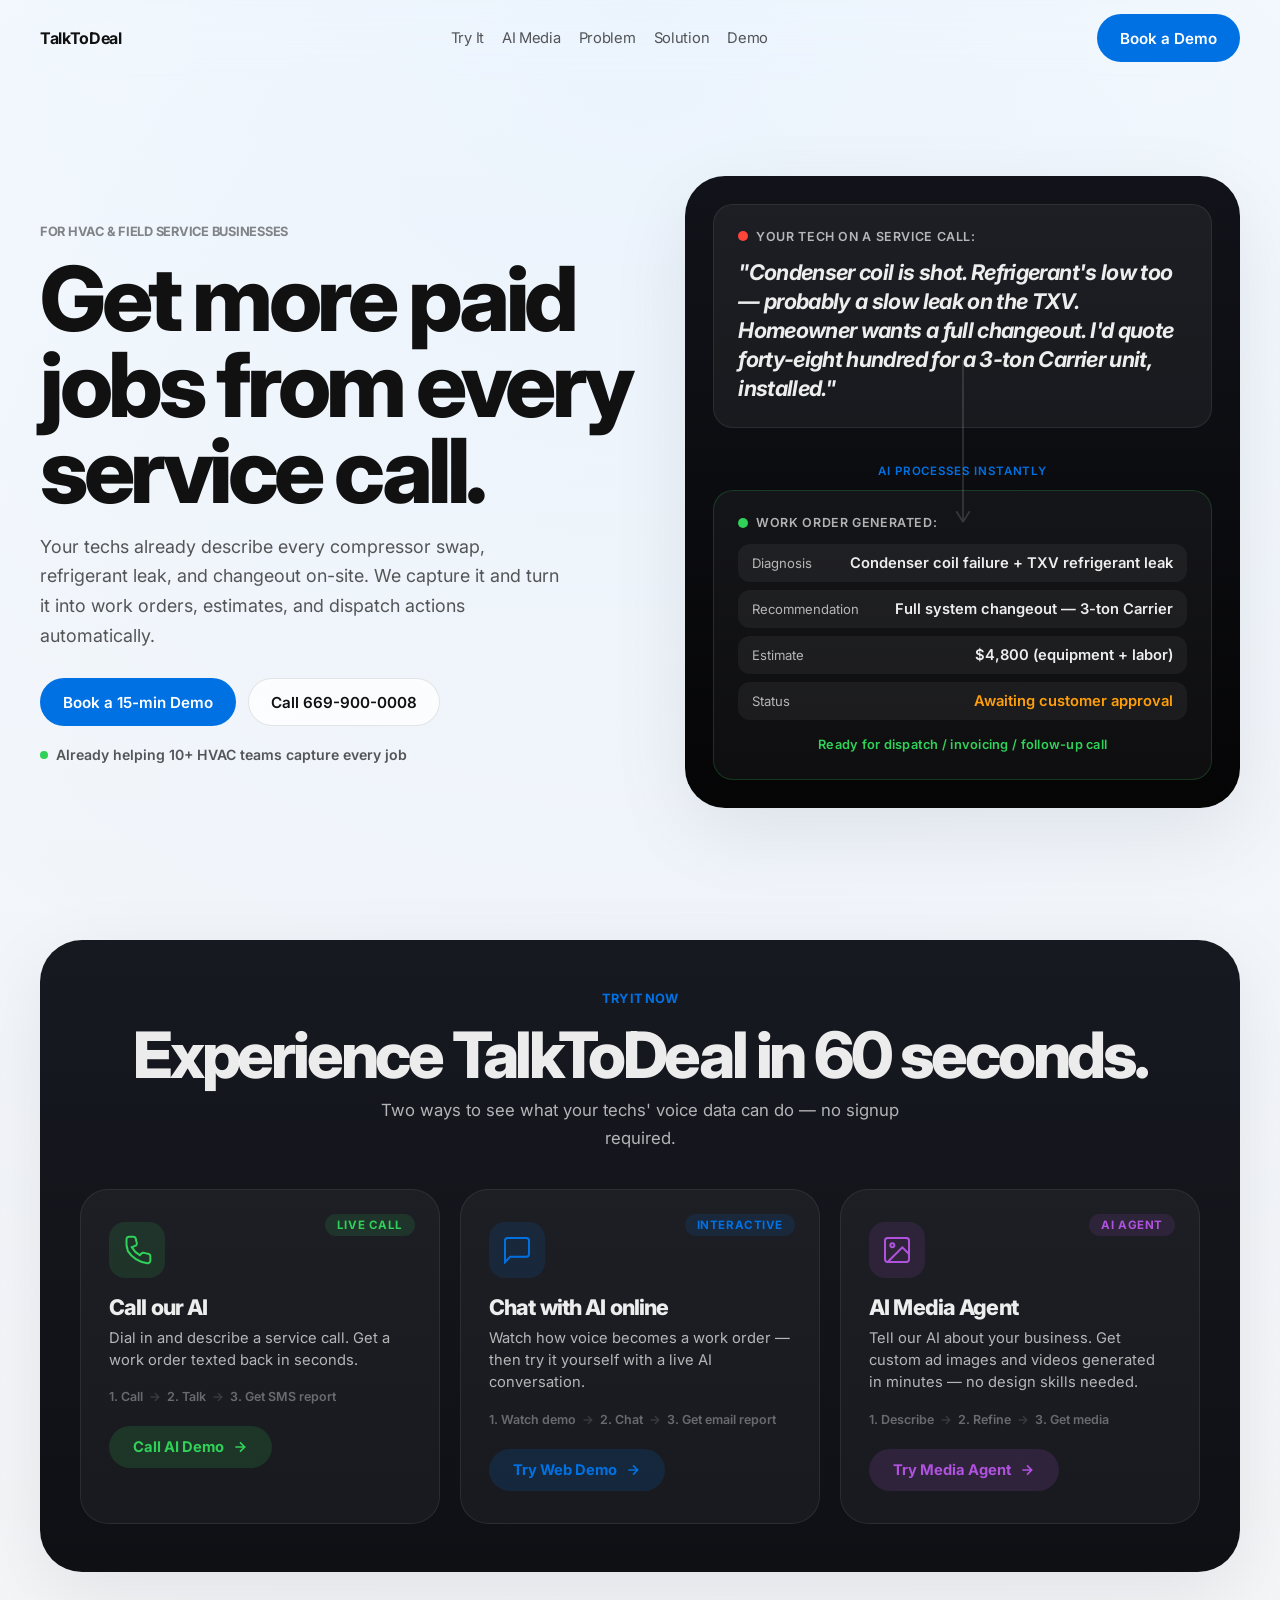
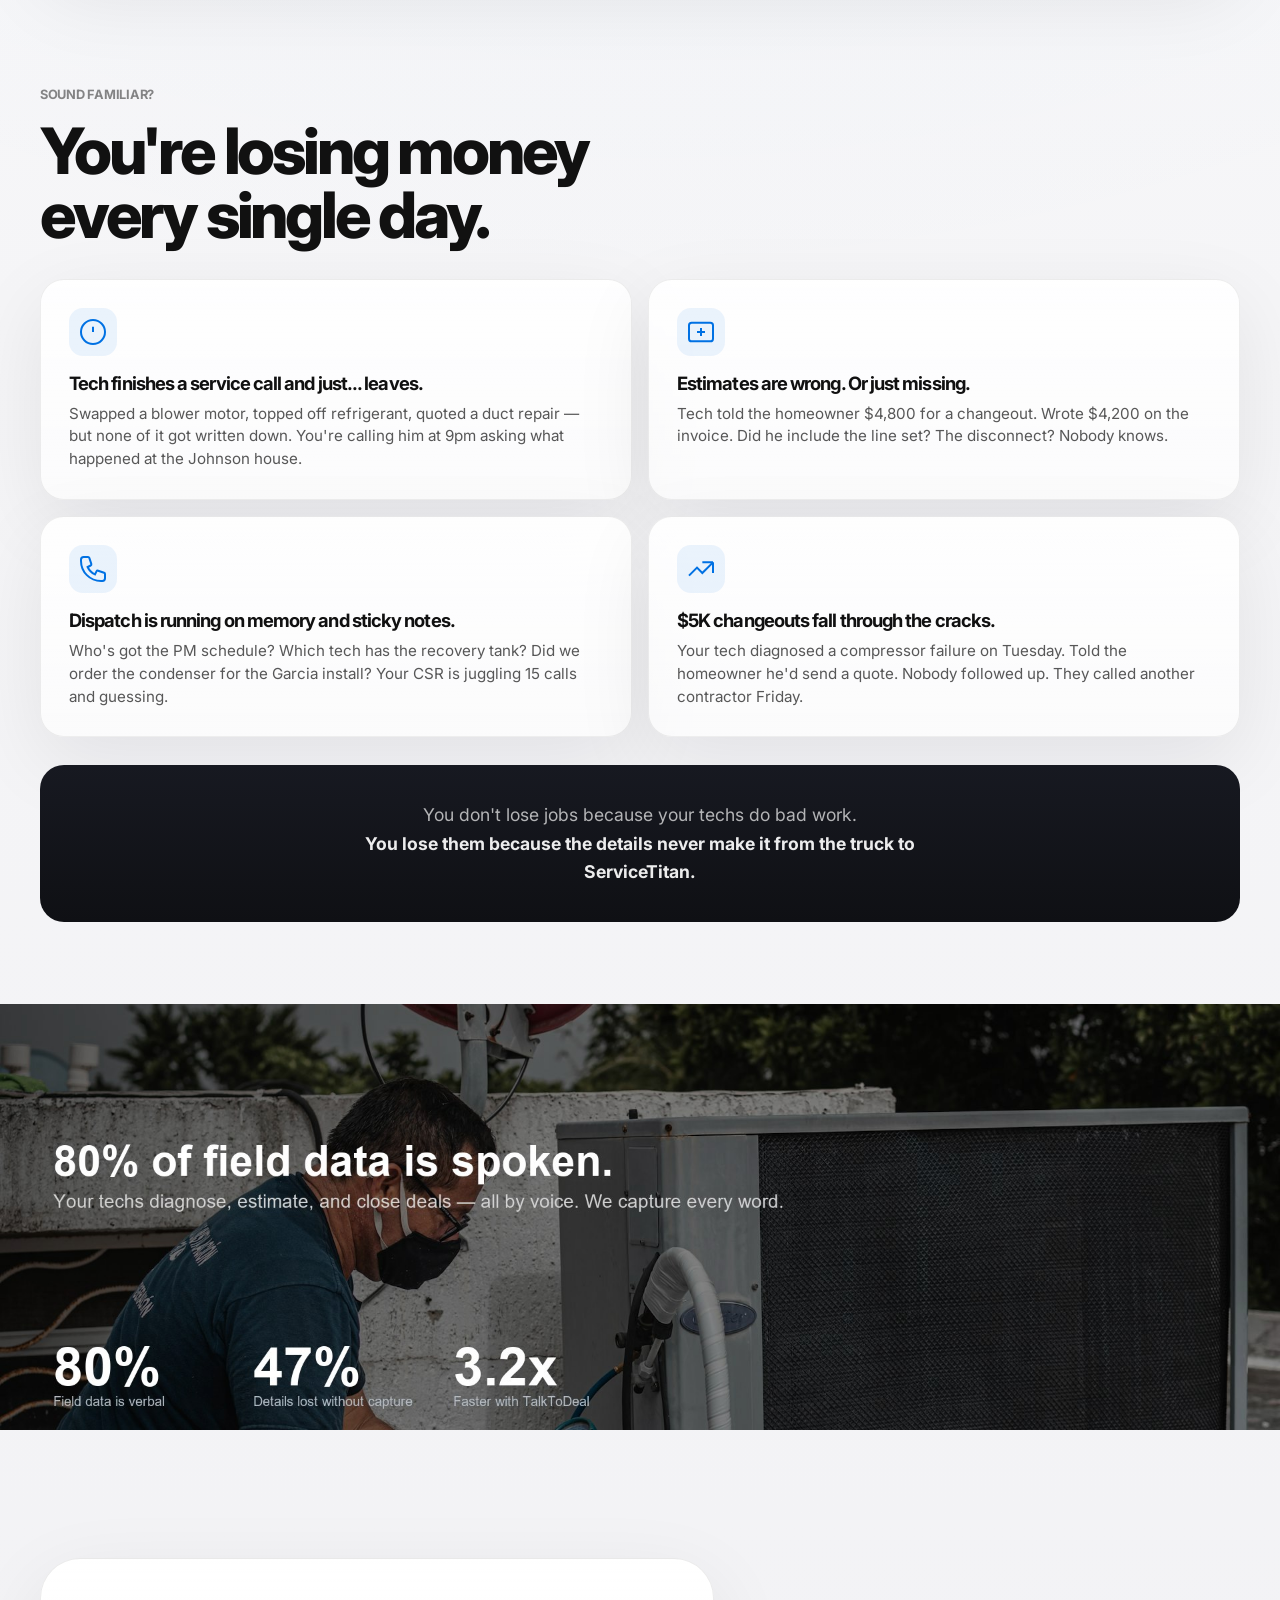
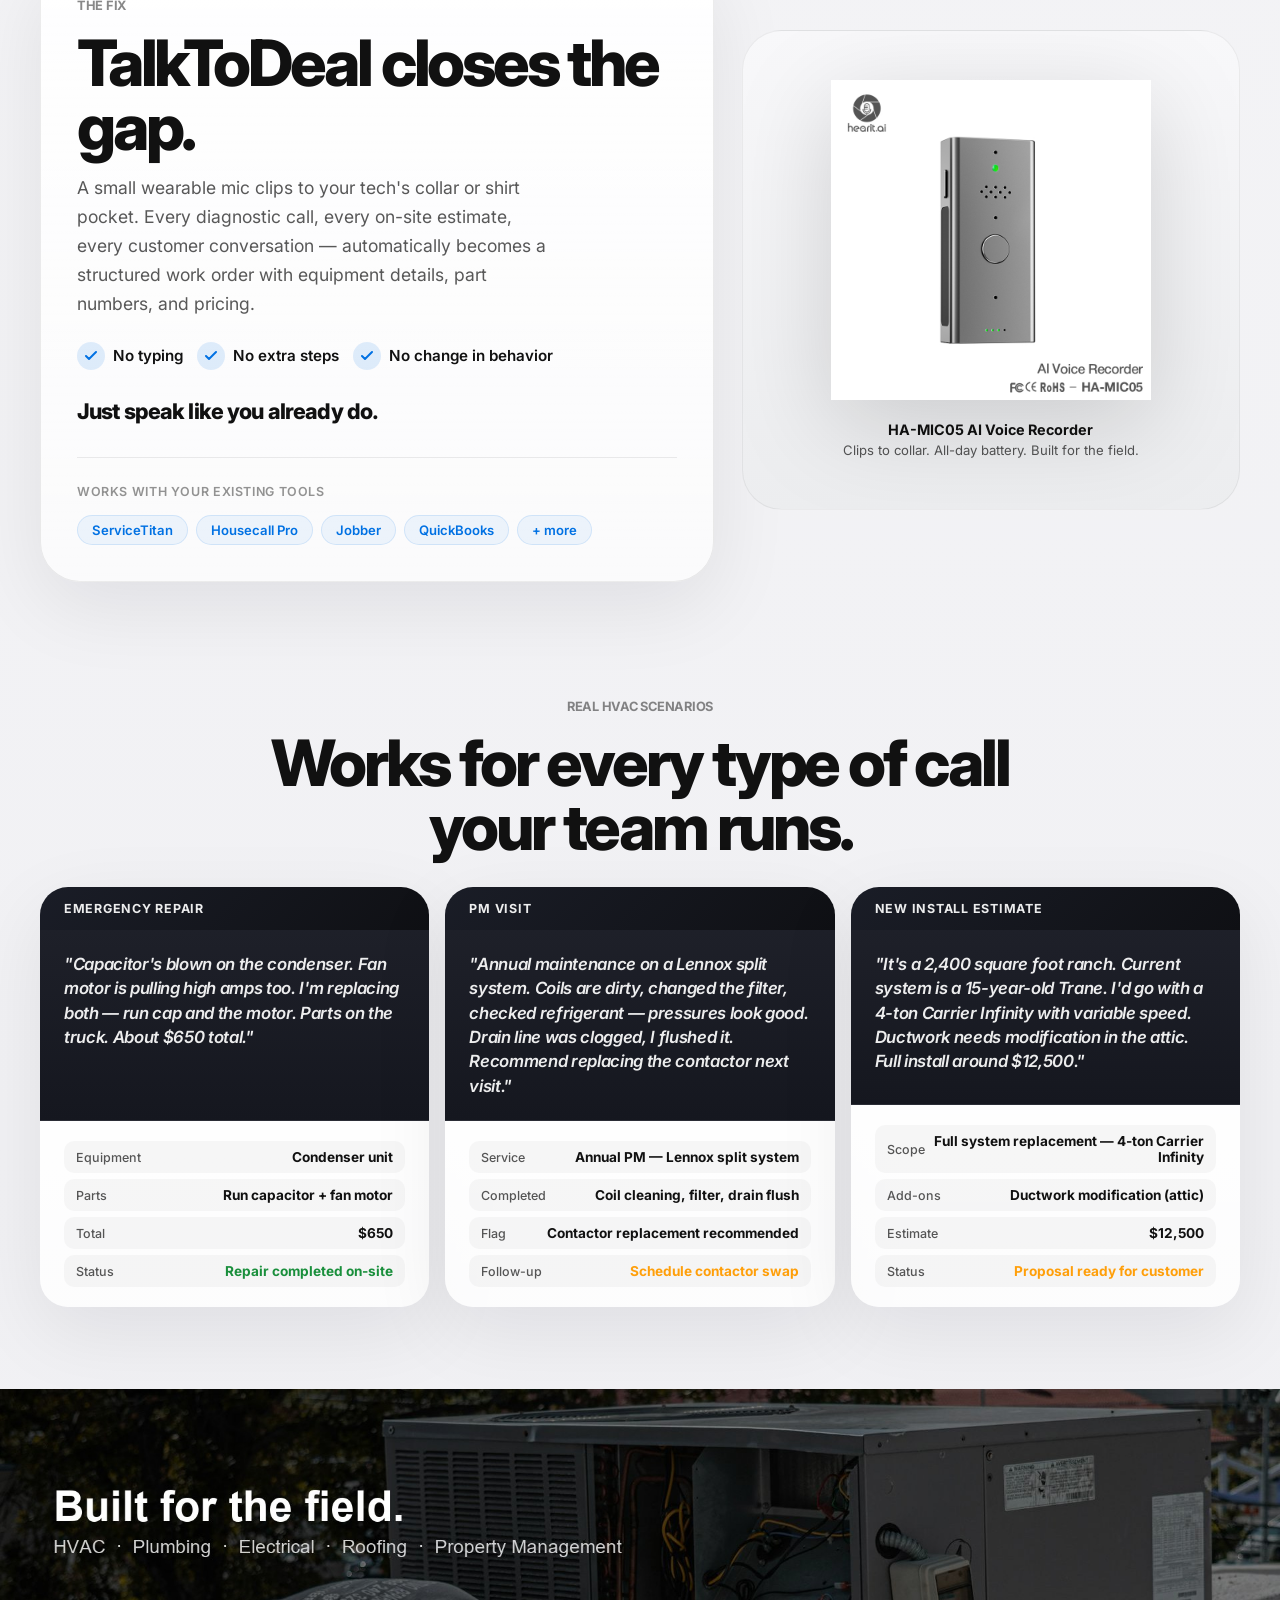
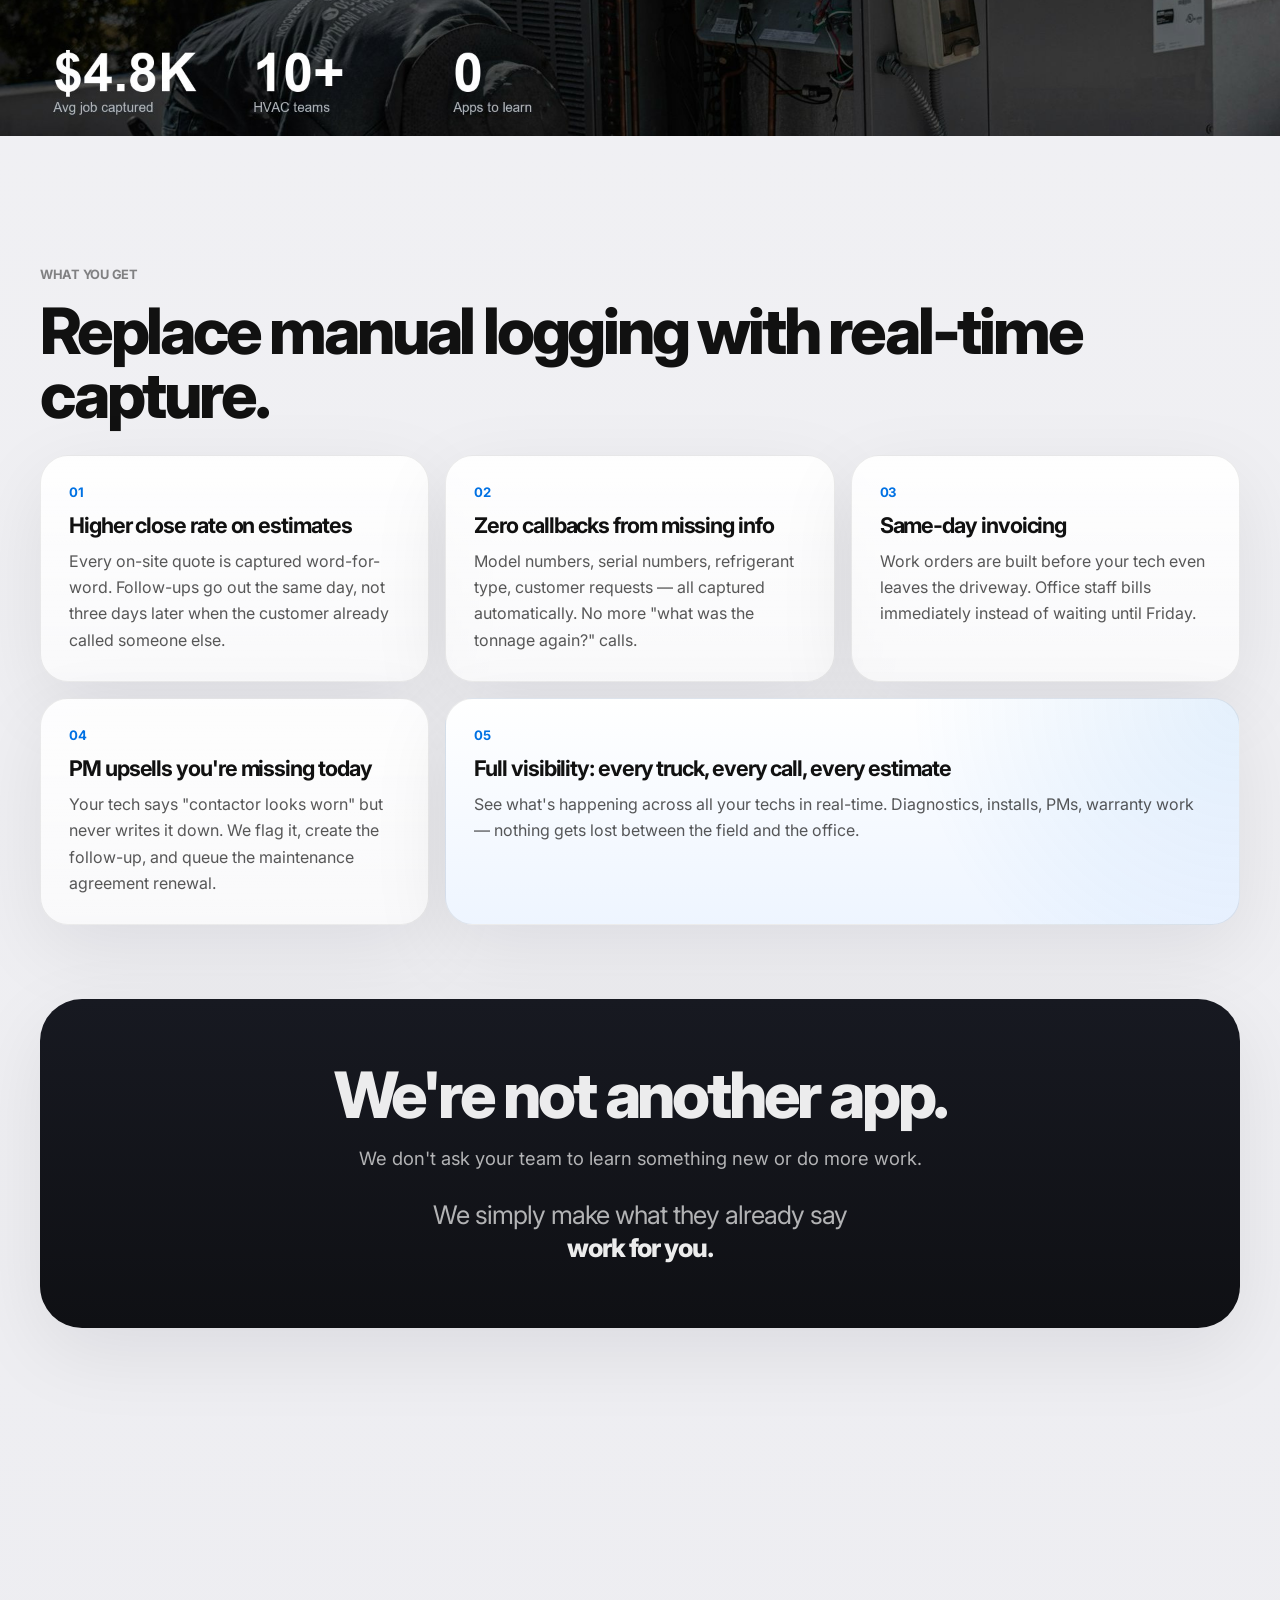
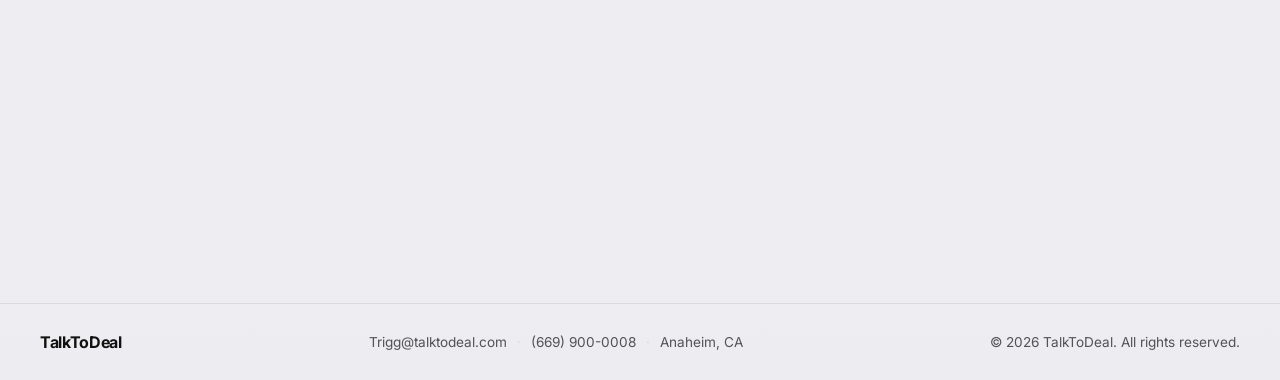
<file: index.html>
<!DOCTYPE html>
<html lang="en">
<head>
  <meta charset="UTF-8">
  <meta name="viewport" content="width=device-width, initial-scale=1.0">
  <title>TalkToDeal | HVAC Field Service Automation — Voice to Work Order</title>
  <meta
    name="description"
    content="TalkToDeal turns HVAC tech field conversations into work orders, estimates, and dispatch actions automatically. Compressor swaps, refrigerant leaks, PM visits — captured in real time. No typing. No app."
  >
  <meta name="keywords" content="HVAC field service software, HVAC work order automation, HVAC dispatch software, voice to work order, HVAC job management, field service voice capture, HVAC estimating tool, service call documentation, HVAC technician productivity, preventive maintenance tracking">
  <link rel="preconnect" href="https://fonts.googleapis.com">
  <link rel="preconnect" href="https://fonts.gstatic.com" crossorigin>
  <link
    href="https://fonts.googleapis.com/css2?family=Inter:wght@400;500;600;700;800&display=swap"
    rel="stylesheet"
  >
  <link rel="stylesheet" href="styles.css">
</head>
<body>
  <header class="topbar">
    <a class="brand" href="#hero">TalkToDeal</a>
    <nav class="topnav" aria-label="Primary">
      <a href="#try">Try It</a>
      <a href="/agents/media/">AI Media</a>
      <a href="#pain">Problem</a>
      <a href="#solution">Solution</a>
      <a href="#cta">Demo</a>
    </nav>
    <a class="button primary nav-cta" href="https://calendar.app.google/aU3fdfyDQUxhAjFu5" target="_blank" rel="noopener">Book a Demo</a>
  </header>

  <main>
    <!-- ═══ Screen 1: Hero + Live Demo (merged) ═══ -->
    <section class="hero section" id="hero">
      <div class="hero-copy reveal">
        <p class="eyebrow">For HVAC &amp; field service businesses</p>
        <h1>Get more paid jobs from every service call.</h1>
        <p class="hero-lead">
          Your techs already describe every compressor swap, refrigerant leak, and changeout on-site.
          We capture it and turn it into work orders, estimates, and dispatch actions automatically.
        </p>
        <div class="actions">
          <a class="button primary" href="https://calendar.app.google/aU3fdfyDQUxhAjFu5" target="_blank" rel="noopener">Book a 15-min Demo</a>
          <a class="button secondary" href="tel:6699000008">Call 669-900-0008</a>
        </div>
        <div class="hero-proof">
          <span class="proof-dot"></span>
          Already helping 10+ HVAC teams capture every job
        </div>
      </div>

      <!-- Hero right: LIVE DEMO (not abstract art) -->
      <div class="hero-demo reveal">
        <div class="demo-input">
          <div class="demo-label">
            <span class="demo-dot recording"></span>
            Your tech on a service call:
          </div>
          <blockquote>
            "Condenser coil is shot. Refrigerant's low too &mdash; probably a slow leak on the TXV. Homeowner wants a full changeout. I'd quote forty-eight hundred for a 3-ton Carrier unit, installed."
          </blockquote>
        </div>

        <div class="demo-arrow-h">
          <svg width="100%" height="24" viewBox="0 0 200 24" preserveAspectRatio="none">
            <path d="M0 12h180m0 0l-12-8m12 8l-12 8" stroke="rgba(255,255,255,0.3)" stroke-width="2" fill="none"/>
          </svg>
          <span>AI processes instantly</span>
        </div>

        <div class="demo-output-dark">
          <div class="demo-label">
            <span class="demo-dot generated"></span>
            Work order generated:
          </div>
          <div class="output-table-dark">
            <div class="output-row-dark">
              <span>Diagnosis</span><strong>Condenser coil failure + TXV refrigerant leak</strong>
            </div>
            <div class="output-row-dark">
              <span>Recommendation</span><strong>Full system changeout &mdash; 3-ton Carrier</strong>
            </div>
            <div class="output-row-dark">
              <span>Estimate</span><strong>$4,800 (equipment + labor)</strong>
            </div>
            <div class="output-row-dark">
              <span>Status</span><strong class="status-orange">Awaiting customer approval</strong>
            </div>
          </div>
          <p class="output-ready">Ready for dispatch / invoicing / follow-up call</p>
        </div>
      </div>
    </section>

    <!-- ═══ Try It: Demo Navigation ═══ -->
    <section class="demo-nav section" id="try">
      <div class="demo-nav-inner reveal">
        <div class="demo-nav-header">
          <p class="eyebrow">Try It Now</p>
          <h2>Experience TalkToDeal in 60 seconds.</h2>
          <p class="demo-nav-sub">Two ways to see what your techs' voice data can do — no signup required.</p>
        </div>
        <div class="demo-nav-grid three-col">
          <!-- Card 1: Phone AI Demo -->
          <a class="demo-nav-card" href="https://talktodeal.com/call">
            <div class="demo-nav-icon phone-icon">
              <svg width="32" height="32" viewBox="0 0 24 24" fill="none" stroke="currentColor" stroke-width="1.5">
                <path d="M22 16.92v3a2 2 0 01-2.18 2 19.79 19.79 0 01-8.63-3.07 19.5 19.5 0 01-6-6A19.79 19.79 0 014.12 4.18 2 2 0 016.11 2h3a2 2 0 012 1.72c.127.96.361 1.903.7 2.81a2 2 0 01-.45 2.11L8.09 9.91a16 16 0 006 6l1.27-1.27a2 2 0 012.11-.45c.907.339 1.85.573 2.81.7A2 2 0 0122 16.92z"/>
              </svg>
            </div>
            <div class="demo-nav-badge phone-badge">Live Call</div>
            <h3>Call our AI</h3>
            <p>Dial in and describe a service call. Get a work order texted back in seconds.</p>
            <div class="demo-nav-steps">
              <span>1. Call</span>
              <span class="demo-nav-arrow">&rarr;</span>
              <span>2. Talk</span>
              <span class="demo-nav-arrow">&rarr;</span>
              <span>3. Get SMS report</span>
            </div>
            <span class="demo-nav-cta phone-cta">
              Call AI Demo
              <svg width="16" height="16" viewBox="0 0 24 24" fill="none" stroke="currentColor" stroke-width="2.5"><path d="M5 12h14M12 5l7 7-7 7"/></svg>
            </span>
          </a>
          <!-- Card 2: Web Chat Demo -->
          <a class="demo-nav-card" href="https://talktodeal.com/how">
            <div class="demo-nav-icon chat-icon">
              <svg width="32" height="32" viewBox="0 0 24 24" fill="none" stroke="currentColor" stroke-width="1.5">
                <path d="M21 15a2 2 0 01-2 2H7l-4 4V5a2 2 0 012-2h14a2 2 0 012 2z"/>
              </svg>
            </div>
            <div class="demo-nav-badge chat-badge">Interactive</div>
            <h3>Chat with AI online</h3>
            <p>Watch how voice becomes a work order — then try it yourself with a live AI conversation.</p>
            <div class="demo-nav-steps">
              <span>1. Watch demo</span>
              <span class="demo-nav-arrow">&rarr;</span>
              <span>2. Chat</span>
              <span class="demo-nav-arrow">&rarr;</span>
              <span>3. Get email report</span>
            </div>
            <span class="demo-nav-cta chat-cta">
              Try Web Demo
              <svg width="16" height="16" viewBox="0 0 24 24" fill="none" stroke="currentColor" stroke-width="2.5"><path d="M5 12h14M12 5l7 7-7 7"/></svg>
            </span>
          </a>
          <!-- Card 3: AI Media Agent -->
          <a class="demo-nav-card" href="/agents/media/">
            <div class="demo-nav-icon creative-icon">
              <svg width="32" height="32" viewBox="0 0 24 24" fill="none" stroke="currentColor" stroke-width="1.5">
                <rect x="3" y="3" width="18" height="18" rx="2"/>
                <circle cx="8.5" cy="8.5" r="1.5"/>
                <path d="M21 15l-5-5L5 21"/>
              </svg>
            </div>
            <div class="demo-nav-badge creative-badge">AI Agent</div>
            <h3>AI Media Agent</h3>
            <p>Tell our AI about your business. Get custom ad images and videos generated in minutes — no design skills needed.</p>
            <div class="demo-nav-steps">
              <span>1. Describe</span>
              <span class="demo-nav-arrow">&rarr;</span>
              <span>2. Refine</span>
              <span class="demo-nav-arrow">&rarr;</span>
              <span>3. Get media</span>
            </div>
            <span class="demo-nav-cta creative-cta">
              Try Media Agent
              <svg width="16" height="16" viewBox="0 0 24 24" fill="none" stroke="currentColor" stroke-width="2.5"><path d="M5 12h14M12 5l7 7-7 7"/></svg>
            </span>
          </a>
        </div>
      </div>
    </section>

    <!-- ═══ Screen 2: Pain Points (raw, real language) ═══ -->
    <section class="pain section" id="pain">
      <div class="pain-header reveal">
        <p class="eyebrow">Sound familiar?</p>
        <h2>You're losing money every single day.</h2>
      </div>

      <div class="pain-grid">
        <article class="pain-card reveal">
          <div class="pain-icon">
            <svg width="32" height="32" viewBox="0 0 24 24" fill="none" stroke="currentColor" stroke-width="1.5">
              <path d="M12 8v4m0 4h.01M21 12a9 9 0 11-18 0 9 9 0 0118 0z"/>
            </svg>
          </div>
          <h3>Tech finishes a service call and just... leaves.</h3>
          <p>Swapped a blower motor, topped off refrigerant, quoted a duct repair &mdash; but none of it got written down. You're calling him at 9pm asking what happened at the Johnson house.</p>
        </article>
        <article class="pain-card reveal">
          <div class="pain-icon">
            <svg width="32" height="32" viewBox="0 0 24 24" fill="none" stroke="currentColor" stroke-width="1.5">
              <path d="M9 12h6m-3-3v6m-7 4h14a2 2 0 002-2V7a2 2 0 00-2-2H5a2 2 0 00-2 2v10a2 2 0 002 2z"/>
            </svg>
          </div>
          <h3>Estimates are wrong. Or just missing.</h3>
          <p>Tech told the homeowner $4,800 for a changeout. Wrote $4,200 on the invoice. Did he include the line set? The disconnect? Nobody knows.</p>
        </article>
        <article class="pain-card reveal">
          <div class="pain-icon">
            <svg width="32" height="32" viewBox="0 0 24 24" fill="none" stroke="currentColor" stroke-width="1.5">
              <path d="M3 5a2 2 0 012-2h3.28a1 1 0 01.948.684l1.498 4.493a1 1 0 01-.502 1.21l-2.257 1.13a11.042 11.042 0 005.516 5.516l1.13-2.257a1 1 0 011.21-.502l4.493 1.498a1 1 0 01.684.949V19a2 2 0 01-2 2h-1C9.716 21 3 14.284 3 6V5z"/>
            </svg>
          </div>
          <h3>Dispatch is running on memory and sticky notes.</h3>
          <p>Who's got the PM schedule? Which tech has the recovery tank? Did we order the condenser for the Garcia install? Your CSR is juggling 15 calls and guessing.</p>
        </article>
        <article class="pain-card reveal">
          <div class="pain-icon">
            <svg width="32" height="32" viewBox="0 0 24 24" fill="none" stroke="currentColor" stroke-width="1.5">
              <path d="M13 7h8m0 0v8m0-8l-8 8-4-4-6 6"/>
            </svg>
          </div>
          <h3>$5K changeouts fall through the cracks.</h3>
          <p>Your tech diagnosed a compressor failure on Tuesday. Told the homeowner he'd send a quote. Nobody followed up. They called another contractor Friday.</p>
        </article>
      </div>

      <div class="pain-bottom reveal">
        <p class="pain-insight">
          You don't lose jobs because your techs do bad work.<br>
          <strong>You lose them because the details never make it from the truck to ServiceTitan.</strong>
        </p>
      </div>
    </section>

    <!-- ═══ Industry Stats Banner ═══ -->
    <section class="stats-banner" id="stats-banner">
      <img
        src="banner-hvac-field.jpg"
        alt="HVAC technician checking refrigerant on condenser unit — 80% of field data is spoken"
        class="banner-img"
        width="1920"
        height="640"
      >
    </section>

    <!-- ═══ Screen 3: Solution + Real Product Photo ═══ -->
    <section class="solution section" id="solution">
      <div class="solution-content reveal">
        <p class="eyebrow">The Fix</p>
        <h2>TalkToDeal closes the gap.</h2>
        <p class="solution-lead">
          A small wearable mic clips to your tech's collar or shirt pocket.
          Every diagnostic call, every on-site estimate, every customer conversation &mdash;
          automatically becomes a structured work order with equipment details, part numbers, and pricing.
        </p>
        <div class="solution-points">
          <div class="sol-point">
            <span class="sol-check">
              <svg width="20" height="20" viewBox="0 0 20 20" fill="none">
                <path d="M5 10l3 3 7-7" stroke="#0071e3" stroke-width="2" stroke-linecap="round" stroke-linejoin="round"/>
              </svg>
            </span>
            No typing
          </div>
          <div class="sol-point">
            <span class="sol-check">
              <svg width="20" height="20" viewBox="0 0 20 20" fill="none">
                <path d="M5 10l3 3 7-7" stroke="#0071e3" stroke-width="2" stroke-linecap="round" stroke-linejoin="round"/>
              </svg>
            </span>
            No extra steps
          </div>
          <div class="sol-point">
            <span class="sol-check">
              <svg width="20" height="20" viewBox="0 0 20 20" fill="none">
                <path d="M5 10l3 3 7-7" stroke="#0071e3" stroke-width="2" stroke-linecap="round" stroke-linejoin="round"/>
              </svg>
            </span>
            No change in behavior
          </div>
        </div>
        <p class="solution-tagline">Just speak like you already do.</p>

        <!-- Integrations trust bar -->
        <div class="integrations">
          <p class="integrations-label">Works with your existing tools</p>
          <div class="integrations-list">
            <span class="integration-chip">ServiceTitan</span>
            <span class="integration-chip">Housecall Pro</span>
            <span class="integration-chip">Jobber</span>
            <span class="integration-chip">QuickBooks</span>
            <span class="integration-chip">+ more</span>
          </div>
        </div>
      </div>

      <div class="solution-visual reveal">
        <img
          src="HA-MIC05.png"
          alt="TalkToDeal HA-MIC05 AI Voice Recorder - wearable microphone for HVAC techs"
          class="product-photo"
          width="400"
          height="400"
          loading="lazy"
        >
        <p class="product-caption">HA-MIC05 AI Voice Recorder<br><span>Clips to collar. All-day battery. Built for the field.</span></p>
      </div>
    </section>

    <!-- ═══ Screen 4: Real HVAC Scenarios ═══ -->
    <section class="scenarios section" id="scenarios">
      <div class="section-head reveal center">
        <p class="eyebrow">Real HVAC scenarios</p>
        <h2>Works for every type of call your team runs.</h2>
      </div>

      <div class="scenario-grid">
        <article class="scenario-card reveal">
          <div class="scenario-type">Emergency Repair</div>
          <div class="scenario-speech">
            "Capacitor's blown on the condenser. Fan motor is pulling high amps too. I'm replacing both &mdash; run cap and the motor. Parts on the truck. About $650 total."
          </div>
          <div class="scenario-output">
            <div class="scenario-row"><span>Equipment</span><strong>Condenser unit</strong></div>
            <div class="scenario-row"><span>Parts</span><strong>Run capacitor + fan motor</strong></div>
            <div class="scenario-row"><span>Total</span><strong>$650</strong></div>
            <div class="scenario-row"><span>Status</span><strong class="status-green">Repair completed on-site</strong></div>
          </div>
        </article>

        <article class="scenario-card reveal">
          <div class="scenario-type">PM Visit</div>
          <div class="scenario-speech">
            "Annual maintenance on a Lennox split system. Coils are dirty, changed the filter, checked refrigerant &mdash; pressures look good. Drain line was clogged, I flushed it. Recommend replacing the contactor next visit."
          </div>
          <div class="scenario-output">
            <div class="scenario-row"><span>Service</span><strong>Annual PM &mdash; Lennox split system</strong></div>
            <div class="scenario-row"><span>Completed</span><strong>Coil cleaning, filter, drain flush</strong></div>
            <div class="scenario-row"><span>Flag</span><strong>Contactor replacement recommended</strong></div>
            <div class="scenario-row"><span>Follow-up</span><strong class="status-orange">Schedule contactor swap</strong></div>
          </div>
        </article>

        <article class="scenario-card reveal">
          <div class="scenario-type">New Install Estimate</div>
          <div class="scenario-speech">
            "It's a 2,400 square foot ranch. Current system is a 15-year-old Trane. I'd go with a 4-ton Carrier Infinity with variable speed. Ductwork needs modification in the attic. Full install around $12,500."
          </div>
          <div class="scenario-output">
            <div class="scenario-row"><span>Scope</span><strong>Full system replacement &mdash; 4-ton Carrier Infinity</strong></div>
            <div class="scenario-row"><span>Add-ons</span><strong>Ductwork modification (attic)</strong></div>
            <div class="scenario-row"><span>Estimate</span><strong>$12,500</strong></div>
            <div class="scenario-row"><span>Status</span><strong class="status-orange">Proposal ready for customer</strong></div>
          </div>
        </article>
      </div>
    </section>

    <!-- ═══ Industry Expansion Banner ═══ -->
    <section class="stats-banner">
      <img
        src="banner-industry-voice.jpg"
        alt="HVAC tech repairing rooftop unit — built for the field: HVAC, Plumbing, Electrical, Roofing"
        class="banner-img"
        width="1920"
        height="520"
      >
    </section>

    <!-- ═══ Screen 5: Value ═══ -->
    <section class="value section" id="value">
      <div class="section-head reveal">
        <p class="eyebrow">What You Get</p>
        <h2>Replace manual logging with real-time capture.</h2>
      </div>

      <div class="value-grid">
        <article class="value-card reveal">
          <div class="value-num">01</div>
          <h3>Higher close rate on estimates</h3>
          <p>Every on-site quote is captured word-for-word. Follow-ups go out the same day, not three days later when the customer already called someone else.</p>
        </article>
        <article class="value-card reveal">
          <div class="value-num">02</div>
          <h3>Zero callbacks from missing info</h3>
          <p>Model numbers, serial numbers, refrigerant type, customer requests &mdash; all captured automatically. No more "what was the tonnage again?" calls.</p>
        </article>
        <article class="value-card reveal">
          <div class="value-num">03</div>
          <h3>Same-day invoicing</h3>
          <p>Work orders are built before your tech even leaves the driveway. Office staff bills immediately instead of waiting until Friday.</p>
        </article>
        <article class="value-card reveal">
          <div class="value-num">04</div>
          <h3>PM upsells you're missing today</h3>
          <p>Your tech says "contactor looks worn" but never writes it down. We flag it, create the follow-up, and queue the maintenance agreement renewal.</p>
        </article>
        <article class="value-card large reveal">
          <div class="value-num">05</div>
          <h3>Full visibility: every truck, every call, every estimate</h3>
          <p>See what's happening across all your techs in real-time. Diagnostics, installs, PMs, warranty work &mdash; nothing gets lost between the field and the office.</p>
        </article>
      </div>
    </section>

    <!-- ═══ Screen 5: Differentiator ═══ -->
    <section class="diff section" id="diff">
      <div class="diff-panel reveal">
        <h2>We're not another app.</h2>
        <p class="diff-sub">
          We don't ask your team to learn something new or do more work.
        </p>
        <p class="diff-tagline">
          We simply make what they already say<br>
          <strong>work for you.</strong>
        </p>
      </div>
    </section>

    <!-- ═══ Screen 6: CTA ═══ -->
    <section class="closing section" id="cta">
      <div class="closing-panel reveal">
        <p class="eyebrow">Get Started</p>
        <h2>Stop losing job details.</h2>
        <p class="closing-sub">Start capturing real work in real time.</p>
        <div class="closing-price">Starting at $99&ndash;199/month per team</div>
        <p class="closing-value">Replace 1 admin task instantly.</p>
        <div class="actions">
          <a class="button primary large-btn" href="https://calendar.app.google/aU3fdfyDQUxhAjFu5" target="_blank" rel="noopener">Book a 15-min Demo</a>
          <a class="button secondary large-btn" href="tel:6699000008">Call 669-900-0008</a>
        </div>
        <div class="closing-proof">
          <span class="proof-dot"></span>
          Already helping 10+ HVAC teams across the US
        </div>
      </div>
    </section>
  </main>

  <footer class="footer">
    <div class="footer-inner">
      <span class="brand">TalkToDeal</span>
      <div class="footer-contact">
        <a href="mailto:Trigg@talktodeal.com">Trigg@talktodeal.com</a>
        <span class="footer-sep">&middot;</span>
        <a href="tel:6699000008">(669) 900-0008</a>
        <span class="footer-sep">&middot;</span>
        <span>Anaheim, CA</span>
      </div>
      <span class="footer-copy">&copy; 2026 TalkToDeal. All rights reserved.</span>
    </div>
  </footer>

  <script src="script.js"></script>
</body>
</html>
</file>
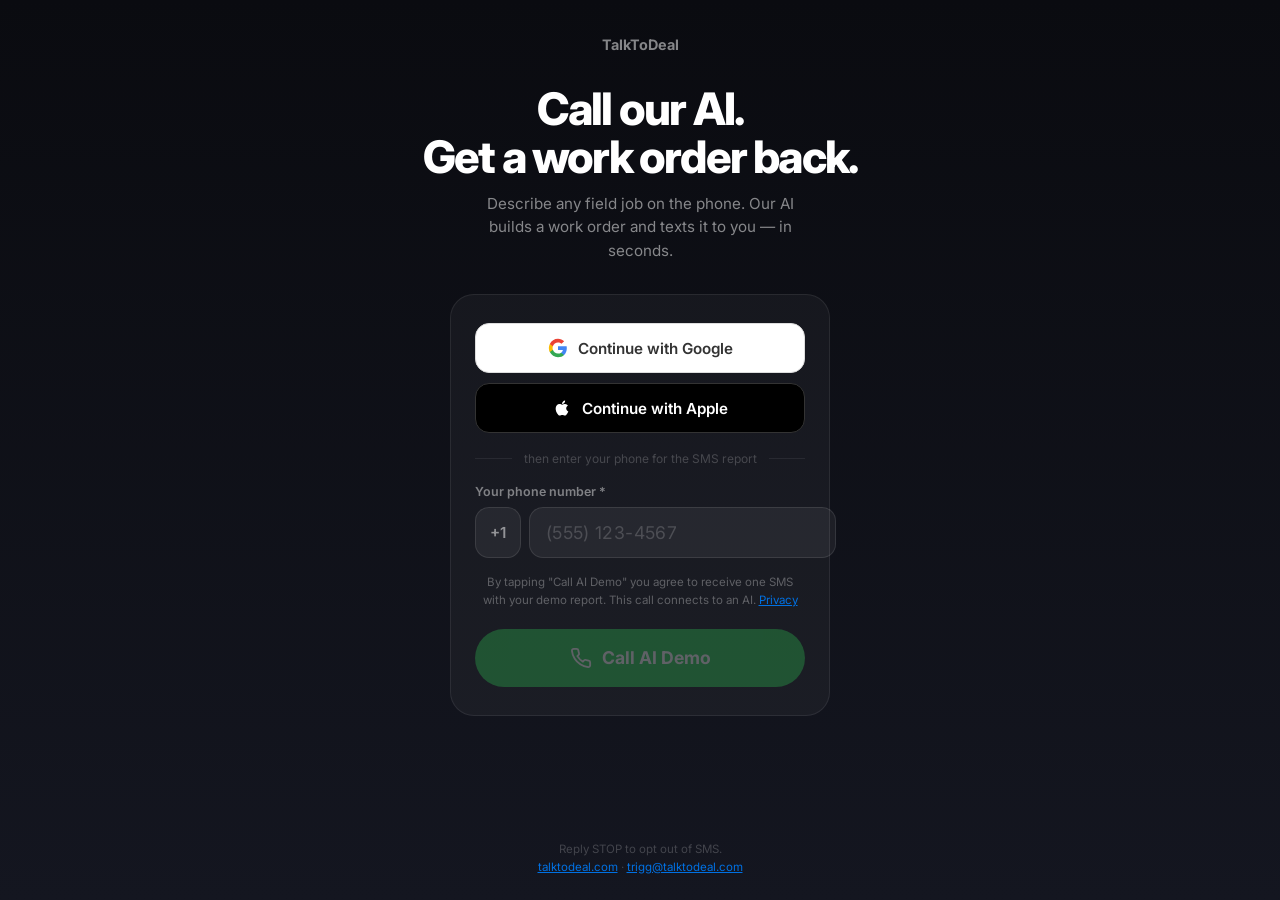
<file: call/index.html>
<!DOCTYPE html>
<html lang="en">
<head>
  <meta charset="UTF-8">
  <meta name="viewport" content="width=device-width, initial-scale=1.0">
  <title>Try TalkToDeal — Live AI Demo Call</title>
  <link rel="canonical" href="https://talktodeal.com/call">
  <link rel="preconnect" href="https://fonts.googleapis.com">
  <link rel="preconnect" href="https://fonts.gstatic.com" crossorigin>
  <link href="https://fonts.googleapis.com/css2?family=Inter:wght@400;500;600;700;800&display=swap" rel="stylesheet">
  <script src="https://accounts.google.com/gsi/client" async defer></script>
  <style>
    :root { --accent: #0071e3; --green: #30d158; --red: #ff453a; --orange: #ff9f0a; }
    * { box-sizing: border-box; margin: 0; }
    body {
      font-family: "Inter", sans-serif;
      min-height: 100dvh;
      display: flex; flex-direction: column; align-items: center;
      padding: 24px;
      background: linear-gradient(180deg, #0a0b10 0%, #141620 100%);
      color: #fff;
    }
    .logo { font-size: 0.9rem; font-weight: 700; opacity: 0.5; margin: 12px 0 32px; }
    h1 { font-size: clamp(1.8rem, 6vw, 2.8rem); font-weight: 800; letter-spacing: -0.04em; line-height: 1.08; text-align: center; margin-bottom: 10px; }
    .page-sub { font-size: 0.95rem; color: rgba(255,255,255,0.5); max-width: 34ch; text-align: center; line-height: 1.55; margin-bottom: 32px; }

    /* ─── Card ─── */
    .card {
      width: min(100%, 380px);
      background: rgba(255,255,255,0.04);
      border: 1px solid rgba(255,255,255,0.08);
      border-radius: 24px; padding: 28px 24px;
    }

    /* ─── Social login ─── */
    .social-btns { display: grid; gap: 10px; }
    .social-btn {
      display: flex; align-items: center; justify-content: center; gap: 10px;
      width: 100%; padding: 14px 16px;
      border-radius: 14px; border: 1px solid rgba(255,255,255,0.12);
      background: rgba(255,255,255,0.06);
      color: #fff; font-family: inherit; font-size: 0.95rem; font-weight: 600;
      cursor: pointer; transition: background 0.2s;
    }
    .social-btn:hover { background: rgba(255,255,255,0.1); }
    .social-btn svg { width: 20px; height: 20px; flex-shrink: 0; }
    .social-btn.google { background: #fff; color: #333; border-color: #ddd; }
    .social-btn.google:hover { background: #f5f5f5; }
    .social-btn.apple { background: #000; border-color: #333; }

    /* ─── User badge ─── */
    .user-badge {
      display: none; align-items: center; gap: 10px;
      padding: 12px 14px; border-radius: 14px;
      background: rgba(48, 209, 88, 0.08); border: 1px solid rgba(48, 209, 88, 0.2);
    }
    .user-badge.active { display: flex; }
    .user-avatar {
      width: 36px; height: 36px; border-radius: 50%; background: rgba(255,255,255,0.1);
      display: grid; place-items: center; font-size: 0.85rem; font-weight: 700; flex-shrink: 0;
      overflow: hidden;
    }
    .user-avatar img { width: 100%; height: 100%; object-fit: cover; }
    .user-info { flex: 1; min-width: 0; }
    .user-name { font-size: 0.9rem; font-weight: 600; }
    .user-email { font-size: 0.75rem; color: rgba(255,255,255,0.4); overflow: hidden; text-overflow: ellipsis; white-space: nowrap; }

    .divider {
      display: flex; align-items: center; gap: 12px;
      margin: 18px 0; font-size: 0.75rem; color: rgba(255,255,255,0.2);
    }
    .divider::before, .divider::after {
      content: ""; flex: 1; height: 1px; background: rgba(255,255,255,0.07);
    }

    /* ─── Phone ─── */
    .phone-label { font-size: 0.78rem; font-weight: 600; color: rgba(255,255,255,0.45); margin-bottom: 8px; }
    .phone-row { display: flex; gap: 8px; }
    .phone-prefix {
      padding: 14px; border-radius: 14px;
      background: rgba(255,255,255,0.06); border: 1px solid rgba(255,255,255,0.1);
      color: rgba(255,255,255,0.5); font-size: 0.95rem; font-weight: 600;
      display: grid; place-items: center;
    }
    .phone-input {
      flex: 1; padding: 14px 16px; border-radius: 14px;
      background: rgba(255,255,255,0.06); border: 1px solid rgba(255,255,255,0.1);
      color: #fff; font-family: inherit; font-size: 1.1rem; font-weight: 600;
      letter-spacing: 0.02em; outline: none; transition: border-color 0.2s;
    }
    .phone-input::placeholder { color: rgba(255,255,255,0.18); font-weight: 400; }
    .phone-input:focus { border-color: var(--accent); }
    .phone-input.error { border-color: var(--red); animation: shake 0.4s; }
    @keyframes shake {
      0%,100%{transform:translateX(0)} 25%{transform:translateX(-6px)} 75%{transform:translateX(6px)}
    }

    /* ─── Consent (inline) ─── */
    .consent-text {
      margin-top: 16px;
      font-size: 0.72rem; color: rgba(255,255,255,0.3); line-height: 1.5; text-align: center;
    }
    .consent-text a { color: var(--accent); }

    /* ─── Call Button ─── */
    .go-btn {
      width: 100%; padding: 18px; margin-top: 20px;
      background: var(--green); color: #fff;
      border: none; border-radius: 999px;
      font-family: inherit; font-size: 1.1rem; font-weight: 700;
      cursor: pointer; transition: opacity 0.2s, transform 0.15s;
      box-shadow: 0 0 40px rgba(48,209,88,0.2);
      display: flex; align-items: center; justify-content: center; gap: 10px;
    }
    .go-btn:active { transform: scale(0.97); }
    .go-btn:disabled { opacity: 0.3; cursor: not-allowed; box-shadow: none; }
    .go-btn svg { width: 22px; height: 22px; }

    /* ─── Call Screen ─── */
    .call-screen { display: none; text-align: center; width: min(100%, 380px); }
    .call-screen.active { display: block; }

    .call-ready-icon {
      width: 72px; height: 72px; border-radius: 50%;
      background: rgba(48,209,88,0.12);
      display: grid; place-items: center;
      margin: 0 auto 16px; color: var(--green);
    }

    .call-btn {
      display: flex; align-items: center; justify-content: center; gap: 12px;
      width: 100%; padding: 20px; margin-top: 24px;
      background: var(--green); color: #fff;
      border-radius: 999px; font-size: 1.2rem; font-weight: 700;
      text-decoration: none;
      box-shadow: 0 0 50px rgba(48,209,88,0.25);
      transition: transform 0.15s;
    }
    .call-btn:active { transform: scale(0.96); }
    .call-btn svg { width: 24px; height: 24px; }

    .call-info {
      margin-top: 16px; font-size: 0.82rem; color: rgba(255,255,255,0.4); line-height: 1.5;
    }

    .steps { margin-top: 32px; display: grid; gap: 12px; text-align: left; }
    .step { display: flex; gap: 10px; align-items: center; }
    .step-num {
      width: 28px; height: 28px; border-radius: 50%;
      background: rgba(255,255,255,0.06); border: 1px solid rgba(255,255,255,0.08);
      display: grid; place-items: center; font-size: 0.72rem; font-weight: 700; flex-shrink: 0;
    }
    .step-text { font-size: 0.88rem; color: rgba(255,255,255,0.55); }
    .step-text strong { color: #fff; }

    /* ─── Limit Screen ─── */
    .limit-screen { display: none; text-align: center; width: min(100%, 380px); }
    .limit-screen.active { display: block; }
    .limit-icon {
      width: 72px; height: 72px; border-radius: 50%;
      background: rgba(255,159,10,0.1);
      display: grid; place-items: center;
      margin: 0 auto 16px; font-size: 2rem;
    }
    .limit-btn {
      display: inline-flex; align-items: center; gap: 8px;
      padding: 16px 32px; margin-top: 24px;
      background: var(--accent); color: #fff;
      border-radius: 999px; font-size: 1rem; font-weight: 700;
      text-decoration: none;
    }

    /* Footer */
    .footer {
      margin-top: auto; padding-top: 32px;
      font-size: 0.72rem; color: rgba(255,255,255,0.2); text-align: center; line-height: 1.5;
    }
    .footer a { color: var(--accent); }

    .hidden { display: none !important; }
  </style>
</head>
<body>

  <div class="logo">TalkToDeal</div>
  <h1>Call our AI.<br>Get a work order back.</h1>
  <p class="page-sub">Describe any field job on the phone. Our AI builds a work order and texts it to you — in seconds.</p>

  <!-- ═══ Gate Card ═══ -->
  <div class="card" id="gateCard">

    <!-- Social Login -->
    <div id="socialSection">
      <div class="social-btns">
        <button class="social-btn google" onclick="googleSignIn()">
          <svg viewBox="0 0 24 24"><path d="M22.56 12.25c0-.78-.07-1.53-.2-2.25H12v4.26h5.92a5.06 5.06 0 01-2.2 3.32v2.77h3.57c2.08-1.92 3.28-4.74 3.28-8.1z" fill="#4285F4"/><path d="M12 23c2.97 0 5.46-.98 7.28-2.66l-3.57-2.77c-.98.66-2.23 1.06-3.71 1.06-2.86 0-5.29-1.93-6.16-4.53H2.18v2.84C3.99 20.53 7.7 23 12 23z" fill="#34A853"/><path d="M5.84 14.09c-.22-.66-.35-1.36-.35-2.09s.13-1.43.35-2.09V7.07H2.18C1.43 8.55 1 10.22 1 12s.43 3.45 1.18 4.93l2.85-2.22.81-.62z" fill="#FBBC05"/><path d="M12 5.38c1.62 0 3.06.56 4.21 1.64l3.15-3.15C17.45 2.09 14.97 1 12 1 7.7 1 3.99 3.47 2.18 7.07l3.66 2.84c.87-2.6 3.3-4.53 6.16-4.53z" fill="#EA4335"/></svg>
          Continue with Google
        </button>
        <button class="social-btn apple" onclick="appleSignIn()">
          <svg viewBox="0 0 24 24" fill="#fff"><path d="M17.05 20.28c-.98.95-2.05.88-3.08.4-1.09-.5-2.08-.48-3.24 0-1.44.62-2.2.44-3.06-.4C2.79 15.25 3.51 7.59 9.05 7.31c1.35.07 2.29.74 3.08.8 1.18-.24 2.31-.93 3.57-.84 1.51.12 2.65.72 3.4 1.8-3.12 1.87-2.38 5.98.48 7.13-.57 1.5-1.31 2.99-2.54 4.09zM12.03 7.25c-.15-2.23 1.66-4.07 3.74-4.25.29 2.58-2.34 4.5-3.74 4.25z"/></svg>
          Continue with Apple
        </button>
      </div>
      <div class="divider">then enter your phone for the SMS report</div>
    </div>

    <!-- User badge -->
    <div class="user-badge" id="userBadge">
      <div class="user-avatar" id="userAvatar">?</div>
      <div class="user-info">
        <div class="user-name" id="userName">—</div>
        <div class="user-email" id="userEmail">—</div>
      </div>
    </div>

    <!-- Phone -->
    <div style="margin-top:4px;">
      <div class="phone-label">Your phone number *</div>
      <div class="phone-row">
        <div class="phone-prefix">+1</div>
        <input class="phone-input" type="tel" id="phone" placeholder="(555) 123-4567"
               inputmode="tel" autocomplete="tel-national" maxlength="14">
      </div>
    </div>

    <!-- Consent (inline text, no checkbox) -->
    <p class="consent-text">
      By tapping "Call AI Demo" you agree to receive one SMS with your demo report.
      This call connects to an AI. <a href="https://talktodeal.com" target="_blank">Privacy</a>
    </p>

    <!-- Submit -->
    <button class="go-btn" id="goBtn" disabled>
      <svg viewBox="0 0 24 24" fill="none" stroke="currentColor" stroke-width="2"><path d="M22 16.92v3a2 2 0 01-2.18 2 19.79 19.79 0 01-8.63-3.07 19.5 19.5 0 01-6-6 19.79 19.79 0 01-3.07-8.67A2 2 0 014.11 2h3a2 2 0 012 1.72c.127.96.361 1.903.7 2.81a2 2 0 01-.45 2.11L8.09 9.91a16 16 0 006 6l1.27-1.27a2 2 0 012.11-.45c.907.339 1.85.573 2.81.7A2 2 0 0122 16.92z"/></svg>
      Call AI Demo
    </button>
  </div>

  <!-- ═══ Call Screen ═══ -->
  <div class="call-screen" id="callScreen">
    <div class="call-ready-icon">
      <svg width="36" height="36" viewBox="0 0 24 24" fill="none" stroke="currentColor" stroke-width="2"><polyline points="20 6 9 17 4 12"/></svg>
    </div>
    <h2 style="font-size:1.3rem; font-weight:800; letter-spacing:-0.03em;" id="welcomeMsg">You're all set!</h2>
    <p style="font-size:0.9rem; color:rgba(255,255,255,0.5); margin-top:6px;">Tap below to start your AI demo call.</p>

    <a class="call-btn" id="callLink" href="tel:+16699000008">
      <svg viewBox="0 0 24 24" fill="none" stroke="currentColor" stroke-width="2"><path d="M22 16.92v3a2 2 0 01-2.18 2 19.79 19.79 0 01-8.63-3.07 19.5 19.5 0 01-6-6 19.79 19.79 0 01-3.07-8.67A2 2 0 014.11 2h3a2 2 0 012 1.72c.127.96.361 1.903.7 2.81a2 2 0 01-.45 2.11L8.09 9.91a16 16 0 006 6l1.27-1.27a2 2 0 012.11-.45c.907.339 1.85.573 2.81.7A2 2 0 0122 16.92z"/></svg>
      Call (669) 900-0008
    </a>

    <p class="call-info">
      Report will be texted to <strong id="phoneDisplay"></strong>
    </p>

    <div class="steps">
      <div class="step"><div class="step-num">1</div><div class="step-text"><strong>AI picks up</strong> instantly</div></div>
      <div class="step"><div class="step-num">2</div><div class="step-text"><strong>Describe any job</strong> — talk naturally</div></div>
      <div class="step"><div class="step-num">3</div><div class="step-text"><strong>Get a text</strong> with your work order</div></div>
    </div>
  </div>

  <!-- ═══ Limit Screen ═══ -->
  <div class="limit-screen" id="limitScreen">
    <div class="limit-icon">&#128274;</div>
    <h2 style="font-size:1.2rem; font-weight:800; margin-bottom:8px;">Demo already used</h2>
    <p style="font-size:0.9rem; color:rgba(255,255,255,0.5); line-height:1.5;">
      One free demo per phone number.<br>Want a full walkthrough with your team?
    </p>
    <a class="limit-btn" href="https://calendar.app.google/aU3fdfyDQUxhAjFu5" target="_blank">
      Book a Live Demo
    </a>
  </div>

  <div class="footer">
    Reply STOP to opt out of SMS.
    <br><a href="https://talktodeal.com">talktodeal.com</a> · <a href="mailto:trigg@talktodeal.com">trigg@talktodeal.com</a>
  </div>

  <script>
    // ═══ CONFIG ═══
    var DEMO_PHONE = "+16699000008";
    var COOLDOWN_MS = 24 * 3600000;
    var GOOGLE_CLIENT_ID = "YOUR_GOOGLE_CLIENT_ID.apps.googleusercontent.com";

    // ═══ State ═══
    var state = { name: "", email: "", avatar: "" };

    // ═══ Phone auto-format ═══
    var phoneEl = document.getElementById("phone");
    phoneEl.addEventListener("input", function() {
      var d = this.value.replace(/\D/g, "").slice(0, 10);
      if (d.length >= 6) this.value = "(" + d.slice(0,3) + ") " + d.slice(3,6) + "-" + d.slice(6);
      else if (d.length >= 3) this.value = "(" + d.slice(0,3) + ") " + d.slice(3);
      else this.value = d;
      checkReady();
    });

    function getDigits() { return phoneEl.value.replace(/\D/g, ""); }

    // ═══ Ready check — only need 10 digits ═══
    function checkReady() {
      document.getElementById("goBtn").disabled = getDigits().length !== 10;
    }

    // ═══ Google Sign-In ═══
    function googleSignIn() {
      if (typeof google === "undefined" || !google.accounts) {
        alert("Google Sign-In is loading. Try again in a moment, or just enter your phone below.");
        return;
      }
      google.accounts.id.initialize({
        client_id: GOOGLE_CLIENT_ID,
        callback: handleGoogleResponse
      });
      google.accounts.id.prompt();
    }

    function handleGoogleResponse(response) {
      try {
        var p = JSON.parse(atob(response.credential.split(".")[1]));
        state.name = p.name || "";
        state.email = p.email || "";
        state.avatar = p.picture || "";
        showUserBadge();
      } catch(e) { console.warn("Google parse error", e); }
    }

    function appleSignIn() {
      alert("Apple Sign-In requires server setup. Just enter your phone below — takes 3 seconds!");
    }

    function showUserBadge() {
      document.getElementById("socialSection").classList.add("hidden");
      var badge = document.getElementById("userBadge");
      badge.classList.add("active");
      document.getElementById("userName").textContent = state.name;
      document.getElementById("userEmail").textContent = state.email;
      if (state.avatar) {
        document.getElementById("userAvatar").innerHTML = '<img src="' + state.avatar + '" alt="">';
      } else {
        document.getElementById("userAvatar").textContent = (state.name || "?")[0];
      }
      // Focus phone input after login
      phoneEl.focus();
    }

    // ═══ Rate Limit ═══
    function getDemoLog() {
      try { return JSON.parse(localStorage.getItem("ttd_demos") || "{}"); } catch(e) { return {}; }
    }
    function isBlocked(digits) {
      var log = getDemoLog();
      var e = log[digits];
      return e && (Date.now() - e.ts) < COOLDOWN_MS;
    }
    function recordDemo(digits) {
      var log = getDemoLog();
      log[digits] = { ts: Date.now(), count: (log[digits] ? log[digits].count + 1 : 1) };
      localStorage.setItem("ttd_demos", JSON.stringify(log));
    }

    // ═══ Submit ═══
    document.getElementById("goBtn").addEventListener("click", function() {
      var digits = getDigits();
      if (digits.length !== 10) { phoneEl.classList.add("error"); return; }
      phoneEl.classList.remove("error");

      if (isBlocked(digits)) {
        document.getElementById("gateCard").classList.add("hidden");
        document.getElementById("limitScreen").classList.add("active");
        return;
      }

      recordDemo(digits);

      console.log("[TalkToDeal Call]", {
        name: state.name, email: state.email, phone: phoneEl.value,
        ts: new Date().toISOString()
      });

      // Show call screen
      document.getElementById("gateCard").classList.add("hidden");
      var cs = document.getElementById("callScreen");
      cs.classList.add("active");

      var greeting = state.name ? ("Hi " + state.name.split(" ")[0] + "!") : "You're all set!";
      document.getElementById("welcomeMsg").textContent = greeting;
      document.getElementById("phoneDisplay").textContent = phoneEl.value;

      // Auto-dial on mobile
      if (/iPhone|iPad|iPod|Android/i.test(navigator.userAgent)) {
        setTimeout(function() { window.location.href = "tel:" + DEMO_PHONE; }, 800);
      }
    });

    // Enter key triggers call
    phoneEl.addEventListener("keydown", function(e) {
      if (e.key === "Enter" && getDigits().length === 10) {
        document.getElementById("goBtn").click();
      }
    });
  </script>
</body>
</html>
</file>
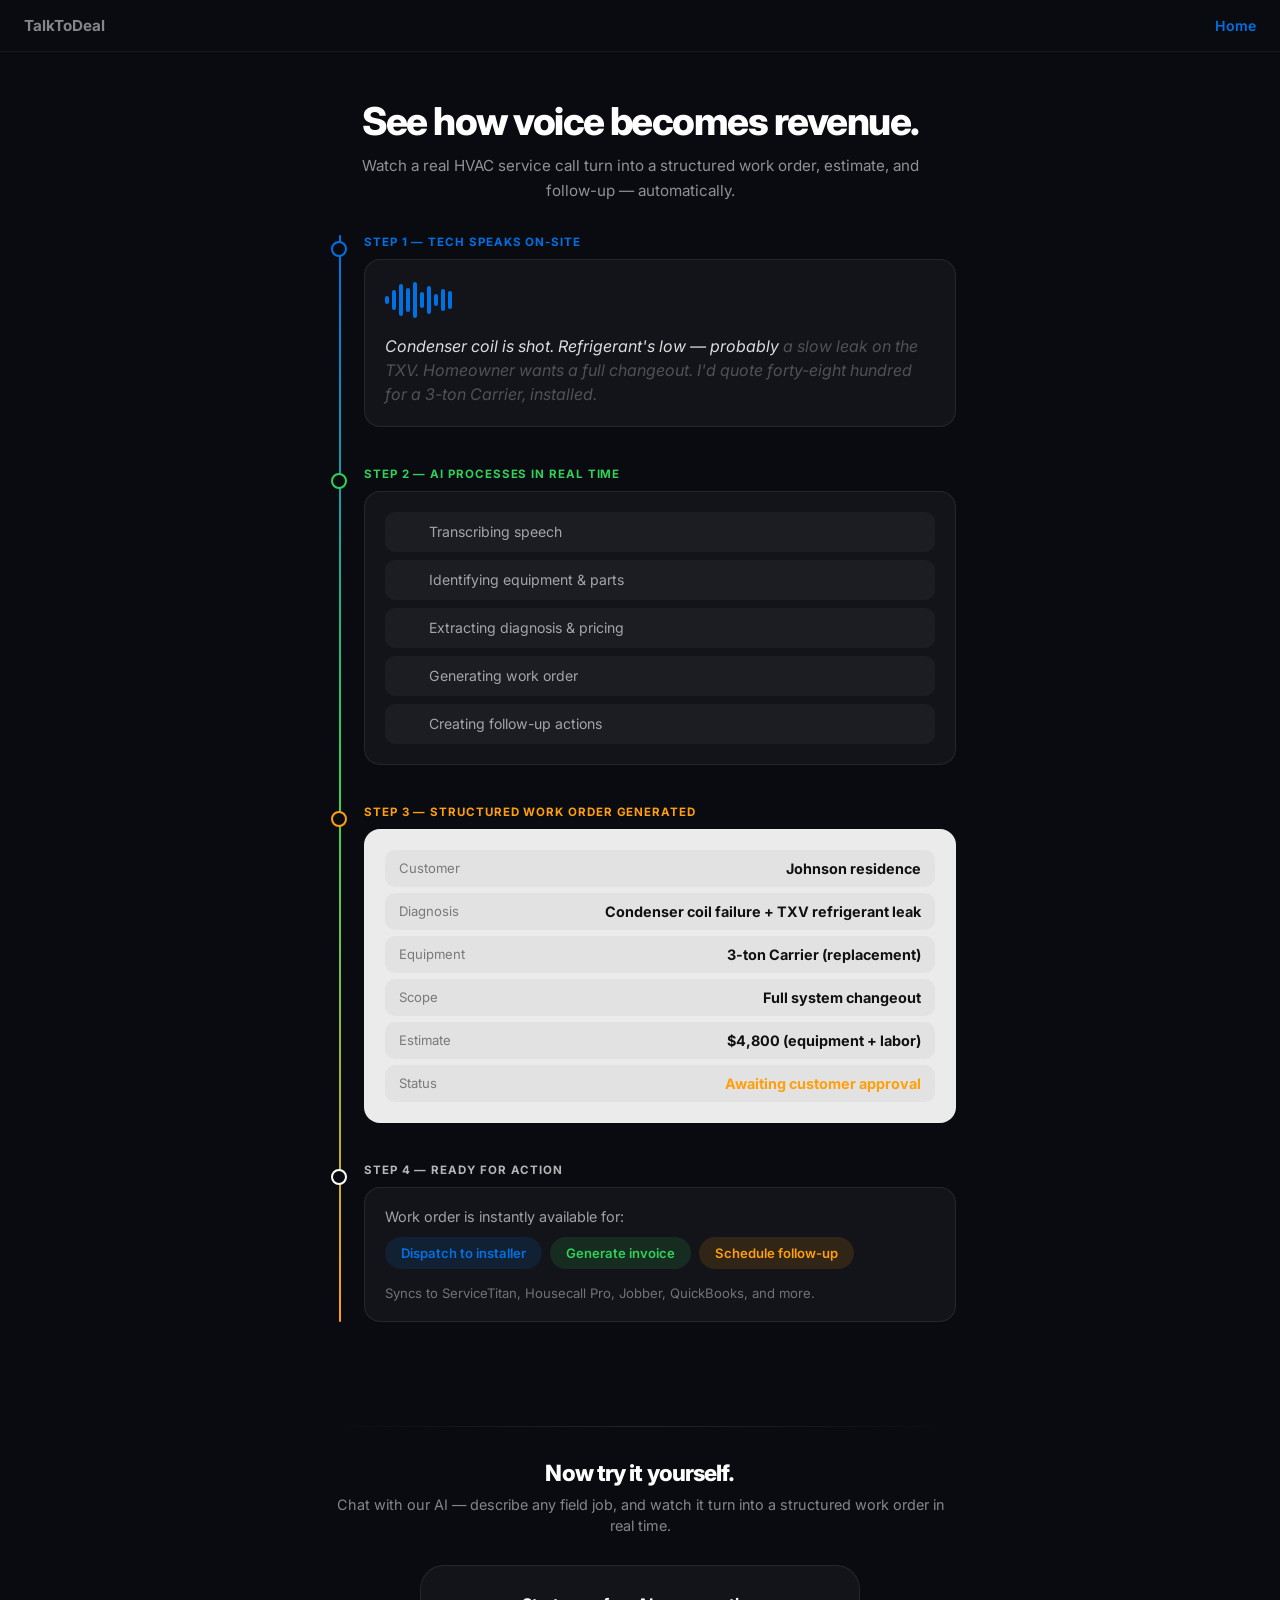
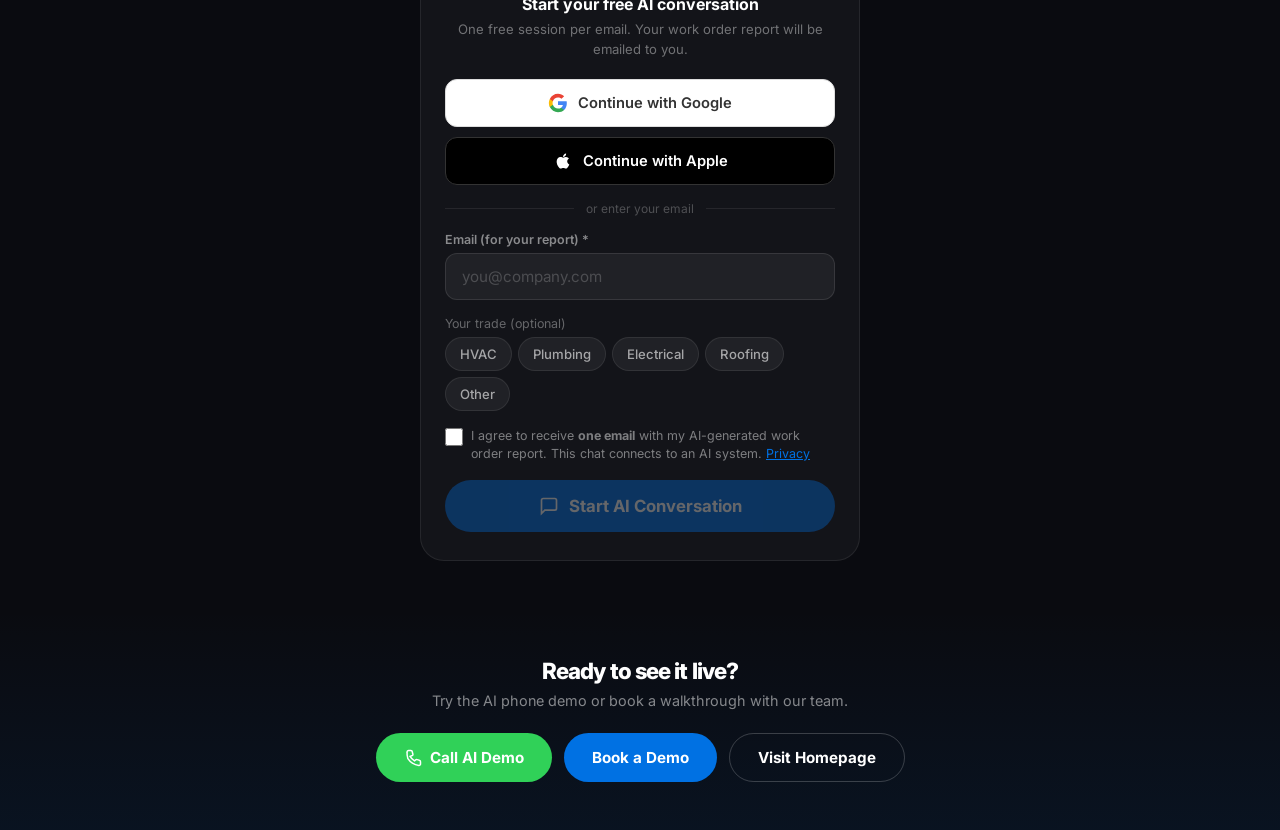
<file: how/index.html>
<!DOCTYPE html>
<html lang="en">
<head>
  <meta charset="UTF-8">
  <meta name="viewport" content="width=device-width, initial-scale=1.0">
  <title>How TalkToDeal Works — Voice to Work Order in Seconds</title>
  <link rel="canonical" href="https://talktodeal.com/how">
  <link rel="preconnect" href="https://fonts.googleapis.com">
  <link rel="preconnect" href="https://fonts.gstatic.com" crossorigin>
  <link href="https://fonts.googleapis.com/css2?family=Inter:wght@400;500;600;700;800&display=swap" rel="stylesheet">
  <!-- Google Identity Services -->
  <script src="https://accounts.google.com/gsi/client" async defer></script>
  <style>
    :root { --accent: #0071e3; --green: #30d158; --orange: #ff9f0a; --red: #ff453a; }
    * { box-sizing: border-box; margin: 0; }
    body { font-family: "Inter", sans-serif; background: #0a0b10; color: #fff; }

    /* Header */
    .header {
      padding: 16px 24px;
      display: flex; justify-content: space-between; align-items: center;
      border-bottom: 1px solid rgba(255,255,255,0.06);
    }
    .logo { font-weight: 700; font-size: 0.95rem; color: rgba(255,255,255,0.5); }
    .header a { color: var(--accent); font-size: 0.88rem; font-weight: 600; text-decoration: none; }

    /* Intro */
    .intro { padding: 48px 24px 32px; text-align: center; max-width: 640px; margin: 0 auto; }
    .intro h1 { font-size: clamp(1.6rem, 5vw, 2.4rem); font-weight: 800; letter-spacing: -0.04em; line-height: 1.1; margin-bottom: 12px; }
    .intro p { color: rgba(255,255,255,0.55); font-size: 0.95rem; line-height: 1.6; }

    /* Demo container */
    .demo-wrap { max-width: 680px; margin: 0 auto; padding: 0 24px 48px; }

    /* Timeline */
    .timeline { position: relative; padding-left: 40px; }
    .timeline::before {
      content: ""; position: absolute; left: 15px; top: 0; bottom: 0;
      width: 2px; background: linear-gradient(180deg, var(--accent), var(--green), var(--orange));
      border-radius: 1px;
    }

    .phase {
      position: relative; margin-bottom: 40px;
      opacity: 0; transform: translateY(24px);
      transition: opacity 0.6s ease, transform 0.6s ease;
    }
    .phase.visible { opacity: 1; transform: translateY(0); }

    .phase-dot {
      position: absolute; left: -33px; top: 6px;
      width: 16px; height: 16px; border-radius: 50%;
      border: 2px solid; background: #0a0b10;
    }

    .phase-label {
      font-size: 0.72rem; font-weight: 700; text-transform: uppercase;
      letter-spacing: 0.08em; margin-bottom: 10px;
    }

    /* Cards */
    .card {
      border-radius: 16px; padding: 20px;
      border: 1px solid rgba(255,255,255,0.08);
    }
    .card-dark { background: rgba(255,255,255,0.04); }
    .card-light { background: rgba(255,255,255,0.92); color: #111; }

    /* Phase 1: Voice capture */
    .voice-wave {
      display: flex; align-items: center; gap: 3px;
      height: 40px; margin-bottom: 14px;
    }
    .wave-bar {
      width: 4px; border-radius: 2px; background: var(--accent);
      animation: wave 1.2s ease-in-out infinite;
    }
    .wave-bar:nth-child(1) { height: 20%; animation-delay: 0s; }
    .wave-bar:nth-child(2) { height: 50%; animation-delay: 0.1s; }
    .wave-bar:nth-child(3) { height: 80%; animation-delay: 0.2s; }
    .wave-bar:nth-child(4) { height: 60%; animation-delay: 0.3s; }
    .wave-bar:nth-child(5) { height: 90%; animation-delay: 0.15s; }
    .wave-bar:nth-child(6) { height: 40%; animation-delay: 0.25s; }
    .wave-bar:nth-child(7) { height: 70%; animation-delay: 0.35s; }
    .wave-bar:nth-child(8) { height: 30%; animation-delay: 0.05s; }
    .wave-bar:nth-child(9) { height: 55%; animation-delay: 0.2s; }
    .wave-bar:nth-child(10) { height: 45%; animation-delay: 0.3s; }
    @keyframes wave {
      0%, 100% { transform: scaleY(0.4); }
      50% { transform: scaleY(1); }
    }

    .transcript {
      font-size: 1rem; line-height: 1.5; font-style: italic;
      color: rgba(255,255,255,0.85);
    }
    .transcript .word {
      opacity: 0.3;
      transition: opacity 0.3s;
    }
    .transcript .word.lit { opacity: 1; }

    /* Phase 2: AI processing */
    .ai-steps { display: grid; gap: 8px; }
    .ai-step {
      display: flex; align-items: center; gap: 10px;
      padding: 10px 14px; border-radius: 10px;
      background: rgba(255,255,255,0.04);
      font-size: 0.88rem; color: rgba(255,255,255,0.6);
    }
    .ai-step .check {
      width: 20px; height: 20px; border-radius: 50%;
      background: rgba(48, 209, 88, 0.15);
      display: grid; place-items: center;
      color: var(--green); font-size: 0.7rem;
      opacity: 0; transition: opacity 0.4s;
    }
    .ai-step .check.done { opacity: 1; }
    .ai-step .spinner {
      width: 18px; height: 18px; border-radius: 50%;
      border: 2px solid rgba(255,255,255,0.1);
      border-top-color: var(--accent);
      animation: spin 0.8s linear infinite;
    }
    @keyframes spin { to { transform: rotate(360deg); } }

    /* Phase 3: Output */
    .output-table { display: grid; gap: 6px; }
    .output-row {
      display: flex; justify-content: space-between; align-items: center;
      padding: 10px 14px; border-radius: 10px;
      background: rgba(0,0,0,0.04);
    }
    .output-row span { font-size: 0.82rem; color: rgba(17,17,17,0.5); }
    .output-row strong { font-size: 0.9rem; font-weight: 700; }
    .output-row .status-pending { color: var(--orange); }
    .output-row .status-done { color: #1a8f3c; }

    /* Phase 4: Actions */
    .action-chips { display: flex; flex-wrap: wrap; gap: 8px; margin-top: 8px; }
    .action-chip {
      padding: 8px 16px; border-radius: 999px;
      font-size: 0.82rem; font-weight: 600;
    }
    .action-chip.dispatch { background: rgba(0,113,227,0.12); color: var(--accent); }
    .action-chip.invoice { background: rgba(48,209,88,0.12); color: var(--green); }
    .action-chip.followup { background: rgba(255,159,10,0.12); color: var(--orange); }

    /* ═══════════════════════════════════════
       TRY IT YOURSELF — AI Chat Section
       ═══════════════════════════════════════ */
    .try-section {
      max-width: 680px; margin: 0 auto; padding: 0 24px 48px;
    }
    .try-header {
      text-align: center; margin-bottom: 28px;
    }
    .try-header h2 {
      font-size: 1.4rem; font-weight: 800; letter-spacing: -0.04em; margin-bottom: 8px;
    }
    .try-header p { color: rgba(255,255,255,0.5); font-size: 0.9rem; line-height: 1.5; }

    .try-divider {
      height: 1px; background: linear-gradient(90deg, transparent, rgba(255,255,255,0.1), transparent);
      margin: 16px 0 32px;
    }

    /* Gate card */
    .gate-card {
      width: 100%; max-width: 440px; margin: 0 auto;
      background: rgba(255,255,255,0.04);
      border: 1px solid rgba(255,255,255,0.08);
      border-radius: 24px; padding: 28px 24px;
    }

    .gate-title {
      font-size: 1rem; font-weight: 700; text-align: center; margin-bottom: 6px;
    }
    .gate-sub {
      font-size: 0.82rem; color: rgba(255,255,255,0.4); text-align: center; margin-bottom: 20px; line-height: 1.5;
    }

    /* Social login */
    .social-btns { display: grid; gap: 10px; margin-bottom: 16px; }
    .social-btn {
      display: flex; align-items: center; justify-content: center; gap: 10px;
      width: 100%; padding: 13px 16px;
      border-radius: 12px; border: 1px solid rgba(255,255,255,0.12);
      background: rgba(255,255,255,0.06);
      color: #fff; font-family: inherit; font-size: 0.92rem; font-weight: 600;
      cursor: pointer; transition: background 0.2s;
    }
    .social-btn:hover { background: rgba(255,255,255,0.1); }
    .social-btn img, .social-btn svg { width: 20px; height: 20px; }
    .social-btn.google { background: #fff; color: #333; border-color: #ddd; }
    .social-btn.google:hover { background: #f5f5f5; }
    .social-btn.apple { background: #000; border-color: #333; }

    .divider-or {
      display: flex; align-items: center; gap: 12px;
      margin: 16px 0; font-size: 0.75rem; color: rgba(255,255,255,0.25);
    }
    .divider-or::before, .divider-or::after {
      content: ""; flex: 1; height: 1px; background: rgba(255,255,255,0.08);
    }

    /* Email field */
    .email-label { font-size: 0.78rem; font-weight: 600; color: rgba(255,255,255,0.5); margin-bottom: 6px; }
    .email-input {
      width: 100%; padding: 13px 16px; border-radius: 12px;
      background: rgba(255,255,255,0.06); border: 1px solid rgba(255,255,255,0.1);
      color: #fff; font-family: inherit; font-size: 0.95rem;
      outline: none; transition: border-color 0.2s;
    }
    .email-input::placeholder { color: rgba(255,255,255,0.2); }
    .email-input:focus { border-color: var(--accent); }
    .email-input.error { border-color: var(--red); }

    /* Industry chips */
    .industry-section { margin: 16px 0; }
    .industry-label { font-size: 0.78rem; color: rgba(255,255,255,0.35); margin-bottom: 6px; }
    .industry-chips { display: flex; flex-wrap: wrap; gap: 6px; }
    .industry-chip {
      padding: 8px 14px; border-radius: 999px;
      background: rgba(255,255,255,0.06); border: 1px solid rgba(255,255,255,0.08);
      color: rgba(255,255,255,0.6); font-size: 0.82rem; font-weight: 500;
      cursor: pointer; transition: all 0.15s;
    }
    .industry-chip:hover { border-color: rgba(255,255,255,0.2); }
    .industry-chip.selected {
      background: rgba(0,113,227,0.15); border-color: var(--accent);
      color: #fff; font-weight: 600;
    }

    /* Consent */
    .consent-row {
      display: flex; gap: 8px; align-items: flex-start;
      margin: 16px 0 18px; cursor: pointer;
    }
    .consent-row input[type="checkbox"] {
      width: 18px; height: 18px; margin-top: 1px;
      accent-color: var(--accent); flex-shrink: 0; cursor: pointer;
    }
    .consent-row span { font-size: 0.78rem; color: rgba(255,255,255,0.45); line-height: 1.4; }

    /* Start button */
    .start-btn {
      width: 100%; padding: 16px;
      background: var(--accent); color: #fff;
      border: none; border-radius: 999px;
      font-family: inherit; font-size: 1.05rem; font-weight: 700;
      cursor: pointer; transition: opacity 0.2s, transform 0.15s;
      box-shadow: 0 0 30px rgba(0,113,227,0.2);
      display: flex; align-items: center; justify-content: center; gap: 10px;
    }
    .start-btn:active { transform: scale(0.97); }
    .start-btn:disabled { opacity: 0.35; cursor: not-allowed; box-shadow: none; }

    /* User badge */
    .user-badge {
      display: none; align-items: center; gap: 10px;
      padding: 10px 14px; border-radius: 12px;
      background: rgba(48, 209, 88, 0.08); border: 1px solid rgba(48, 209, 88, 0.2);
      margin-bottom: 16px;
    }
    .user-badge.active { display: flex; }
    .user-avatar {
      width: 32px; height: 32px; border-radius: 50%; background: rgba(255,255,255,0.1);
      display: grid; place-items: center; font-size: 0.8rem; font-weight: 700; flex-shrink: 0;
      overflow: hidden;
    }
    .user-avatar img { width: 100%; height: 100%; object-fit: cover; }
    .user-info { flex: 1; min-width: 0; }
    .user-name { font-size: 0.88rem; font-weight: 600; }
    .user-email { font-size: 0.75rem; color: rgba(255,255,255,0.4); overflow: hidden; text-overflow: ellipsis; white-space: nowrap; }

    /* ═══ Chat UI ═══ */
    .chat-section {
      display: none; width: 100%; max-width: 680px; margin: 0 auto;
    }
    .chat-section.active { display: block; }

    .chat-welcome {
      text-align: center; padding: 12px 24px 20px;
    }
    .chat-welcome .badge {
      display: inline-flex; align-items: center; gap: 6px;
      padding: 6px 14px; border-radius: 999px;
      background: rgba(48,209,88,0.1); color: var(--green);
      font-size: 0.78rem; font-weight: 600; margin-bottom: 8px;
    }
    .chat-welcome p { font-size: 0.85rem; color: rgba(255,255,255,0.5); }

    .chat-box {
      background: rgba(255,255,255,0.03);
      border: 1px solid rgba(255,255,255,0.06);
      border-radius: 20px;
      margin: 0 24px;
      display: flex; flex-direction: column;
      height: 420px; overflow: hidden;
    }

    .chat-messages {
      flex: 1; overflow-y: auto; padding: 20px;
      display: flex; flex-direction: column; gap: 14px;
    }

    .msg {
      max-width: 80%; padding: 12px 16px;
      border-radius: 16px; font-size: 0.9rem; line-height: 1.5;
      animation: msgIn 0.3s ease;
    }
    @keyframes msgIn {
      from { opacity: 0; transform: translateY(8px); }
      to { opacity: 1; transform: translateY(0); }
    }

    .msg.ai {
      align-self: flex-start;
      background: rgba(255,255,255,0.06);
      color: rgba(255,255,255,0.85);
      border-bottom-left-radius: 4px;
    }
    .msg.user {
      align-self: flex-end;
      background: var(--accent);
      color: #fff;
      border-bottom-right-radius: 4px;
    }
    .msg.system {
      align-self: center; text-align: center;
      background: rgba(48,209,88,0.08);
      color: rgba(255,255,255,0.5);
      font-size: 0.8rem; padding: 8px 16px;
      border-radius: 999px;
    }

    .typing-indicator {
      display: none; align-self: flex-start;
      padding: 12px 18px; border-radius: 16px;
      background: rgba(255,255,255,0.06);
      border-bottom-left-radius: 4px;
    }
    .typing-indicator.active { display: flex; gap: 4px; }
    .typing-dot {
      width: 6px; height: 6px; border-radius: 50%;
      background: rgba(255,255,255,0.3);
      animation: typingBounce 1.4s ease-in-out infinite;
    }
    .typing-dot:nth-child(2) { animation-delay: 0.2s; }
    .typing-dot:nth-child(3) { animation-delay: 0.4s; }
    @keyframes typingBounce {
      0%, 60%, 100% { transform: translateY(0); }
      30% { transform: translateY(-6px); }
    }

    .chat-input-bar {
      display: flex; gap: 8px; padding: 14px 16px;
      border-top: 1px solid rgba(255,255,255,0.06);
    }

    .chat-input {
      flex: 1; padding: 12px 16px; border-radius: 999px;
      background: rgba(255,255,255,0.06); border: 1px solid rgba(255,255,255,0.1);
      color: #fff; font-family: inherit; font-size: 0.92rem;
      outline: none; transition: border-color 0.2s;
    }
    .chat-input::placeholder { color: rgba(255,255,255,0.25); }
    .chat-input:focus { border-color: var(--accent); }

    .chat-voice-btn {
      width: 44px; height: 44px; border-radius: 50%; border: none;
      background: rgba(255,255,255,0.06); color: rgba(255,255,255,0.5);
      cursor: pointer; display: grid; place-items: center;
      transition: all 0.15s;
    }
    .chat-voice-btn:hover { background: rgba(255,255,255,0.1); color: #fff; }
    .chat-voice-btn.recording {
      background: rgba(255,69,58,0.2); color: var(--red);
      animation: pulse-rec 1.5s ease-in-out infinite;
    }
    @keyframes pulse-rec {
      0%, 100% { box-shadow: 0 0 0 4px rgba(255,69,58,0.1); }
      50% { box-shadow: 0 0 0 10px rgba(255,69,58,0.05); }
    }

    .chat-send-btn {
      width: 44px; height: 44px; border-radius: 50%; border: none;
      background: var(--accent); color: #fff;
      cursor: pointer; display: grid; place-items: center;
      transition: transform 0.15s;
    }
    .chat-send-btn:active { transform: scale(0.9); }
    .chat-send-btn:disabled { opacity: 0.3; cursor: not-allowed; }

    .chat-counter {
      text-align: center; padding: 8px;
      font-size: 0.72rem; color: rgba(255,255,255,0.25);
    }

    /* Report delivered banner */
    .report-banner {
      display: none; margin: 16px 24px;
      padding: 16px 20px; border-radius: 16px;
      background: rgba(48,209,88,0.08); border: 1px solid rgba(48,209,88,0.15);
      text-align: center;
    }
    .report-banner.active { display: block; }
    .report-banner p { font-size: 0.88rem; color: rgba(255,255,255,0.7); line-height: 1.5; }
    .report-banner strong { color: var(--green); }

    /* ═══ Limit screen ═══ */
    .limit-screen {
      display: none; text-align: center;
      max-width: 440px; margin: 0 auto; padding: 40px 24px;
    }
    .limit-screen.active { display: block; }

    /* CTA */
    .cta-section {
      text-align: center; padding: 48px 24px;
      background: linear-gradient(180deg, transparent, rgba(0,113,227,0.08));
    }
    .cta-section h2 { font-size: 1.4rem; font-weight: 800; letter-spacing: -0.04em; margin-bottom: 8px; }
    .cta-section p { color: rgba(255,255,255,0.5); font-size: 0.9rem; margin-bottom: 24px; }
    .cta-btns { display: flex; flex-wrap: wrap; gap: 12px; justify-content: center; }
    .btn {
      padding: 14px 28px; border-radius: 999px; font-weight: 700; font-size: 0.95rem;
      text-decoration: none; display: inline-flex; align-items: center; gap: 8px;
    }
    .btn-primary { background: var(--accent); color: #fff; }
    .btn-green { background: var(--green); color: #fff; }
    .btn-outline { background: transparent; color: #fff; border: 1px solid rgba(255,255,255,0.2); }

    .hidden { display: none !important; }
  </style>
</head>
<body>

  <div class="header">
    <span class="logo">TalkToDeal</span>
    <a href="https://talktodeal.com">Home</a>
  </div>

  <div class="intro">
    <h1>See how voice becomes revenue.</h1>
    <p>Watch a real HVAC service call turn into a structured work order, estimate, and follow-up — automatically.</p>
  </div>

  <!-- ═══ Animated Demo Timeline ═══ -->
  <div class="demo-wrap">
    <div class="timeline">

      <!-- Phase 1: Voice Capture -->
      <div class="phase" data-phase="1">
        <div class="phase-dot" style="border-color: var(--accent);"></div>
        <div class="phase-label" style="color: var(--accent);">Step 1 — Tech speaks on-site</div>
        <div class="card card-dark">
          <div class="voice-wave" id="waveform">
            <div class="wave-bar"></div><div class="wave-bar"></div><div class="wave-bar"></div>
            <div class="wave-bar"></div><div class="wave-bar"></div><div class="wave-bar"></div>
            <div class="wave-bar"></div><div class="wave-bar"></div><div class="wave-bar"></div>
            <div class="wave-bar"></div>
          </div>
          <div class="transcript" id="transcript">
            <span class="word">Condenser</span> <span class="word">coil</span> <span class="word">is</span> <span class="word">shot.</span>
            <span class="word">Refrigerant's</span> <span class="word">low</span> <span class="word">—</span>
            <span class="word">probably</span> <span class="word">a</span> <span class="word">slow</span> <span class="word">leak</span> <span class="word">on</span> <span class="word">the</span> <span class="word">TXV.</span>
            <span class="word">Homeowner</span> <span class="word">wants</span> <span class="word">a</span> <span class="word">full</span> <span class="word">changeout.</span>
            <span class="word">I'd</span> <span class="word">quote</span> <span class="word">forty-eight</span> <span class="word">hundred</span>
            <span class="word">for</span> <span class="word">a</span> <span class="word">3-ton</span> <span class="word">Carrier,</span> <span class="word">installed.</span>
          </div>
        </div>
      </div>

      <!-- Phase 2: AI Processing -->
      <div class="phase" data-phase="2">
        <div class="phase-dot" style="border-color: var(--green);"></div>
        <div class="phase-label" style="color: var(--green);">Step 2 — AI processes in real time</div>
        <div class="card card-dark">
          <div class="ai-steps" id="aiSteps">
            <div class="ai-step"><span class="check" data-step="1">&#10003;</span> Transcribing speech</div>
            <div class="ai-step"><span class="check" data-step="2">&#10003;</span> Identifying equipment &amp; parts</div>
            <div class="ai-step"><span class="check" data-step="3">&#10003;</span> Extracting diagnosis &amp; pricing</div>
            <div class="ai-step"><span class="check" data-step="4">&#10003;</span> Generating work order</div>
            <div class="ai-step"><span class="check" data-step="5">&#10003;</span> Creating follow-up actions</div>
          </div>
        </div>
      </div>

      <!-- Phase 3: Structured Output -->
      <div class="phase" data-phase="3">
        <div class="phase-dot" style="border-color: var(--orange);"></div>
        <div class="phase-label" style="color: var(--orange);">Step 3 — Structured work order generated</div>
        <div class="card card-light">
          <div class="output-table" id="outputTable">
            <div class="output-row"><span>Customer</span><strong>Johnson residence</strong></div>
            <div class="output-row"><span>Diagnosis</span><strong>Condenser coil failure + TXV refrigerant leak</strong></div>
            <div class="output-row"><span>Equipment</span><strong>3-ton Carrier (replacement)</strong></div>
            <div class="output-row"><span>Scope</span><strong>Full system changeout</strong></div>
            <div class="output-row"><span>Estimate</span><strong>$4,800 (equipment + labor)</strong></div>
            <div class="output-row"><span>Status</span><strong class="status-pending">Awaiting customer approval</strong></div>
          </div>
        </div>
      </div>

      <!-- Phase 4: Actions -->
      <div class="phase" data-phase="4">
        <div class="phase-dot" style="border-color: #fff;"></div>
        <div class="phase-label" style="color: rgba(255,255,255,0.7);">Step 4 — Ready for action</div>
        <div class="card card-dark">
          <p style="font-size:0.9rem; color:rgba(255,255,255,0.6); margin-bottom:12px;">
            Work order is instantly available for:
          </p>
          <div class="action-chips">
            <span class="action-chip dispatch">Dispatch to installer</span>
            <span class="action-chip invoice">Generate invoice</span>
            <span class="action-chip followup">Schedule follow-up</span>
          </div>
          <p style="font-size:0.82rem; color:rgba(255,255,255,0.4); margin-top:16px;">
            Syncs to ServiceTitan, Housecall Pro, Jobber, QuickBooks, and more.
          </p>
        </div>
      </div>

    </div>
  </div>

  <!-- ═══ Try It Yourself Section ═══ -->
  <div class="try-section" id="trySection">
    <div class="try-divider"></div>
    <div class="try-header">
      <h2>Now try it yourself.</h2>
      <p>Chat with our AI — describe any field job, and watch it turn into a structured work order in real time.</p>
    </div>

    <!-- Gate Card (email collection) -->
    <div class="gate-card" id="gateCard">
      <div class="gate-title">Start your free AI conversation</div>
      <div class="gate-sub">One free session per email. Your work order report will be emailed to you.</div>

      <!-- Social login -->
      <div id="socialSection">
        <div class="social-btns">
          <button class="social-btn google" onclick="googleSignIn()">
            <svg viewBox="0 0 24 24"><path d="M22.56 12.25c0-.78-.07-1.53-.2-2.25H12v4.26h5.92a5.06 5.06 0 01-2.2 3.32v2.77h3.57c2.08-1.92 3.28-4.74 3.28-8.1z" fill="#4285F4"/><path d="M12 23c2.97 0 5.46-.98 7.28-2.66l-3.57-2.77c-.98.66-2.23 1.06-3.71 1.06-2.86 0-5.29-1.93-6.16-4.53H2.18v2.84C3.99 20.53 7.7 23 12 23z" fill="#34A853"/><path d="M5.84 14.09c-.22-.66-.35-1.36-.35-2.09s.13-1.43.35-2.09V7.07H2.18C1.43 8.55 1 10.22 1 12s.43 3.45 1.18 4.93l2.85-2.22.81-.62z" fill="#FBBC05"/><path d="M12 5.38c1.62 0 3.06.56 4.21 1.64l3.15-3.15C17.45 2.09 14.97 1 12 1 7.7 1 3.99 3.47 2.18 7.07l3.66 2.84c.87-2.6 3.3-4.53 6.16-4.53z" fill="#EA4335"/></svg>
            Continue with Google
          </button>
          <button class="social-btn apple" onclick="appleSignIn()">
            <svg viewBox="0 0 24 24" fill="#fff"><path d="M17.05 20.28c-.98.95-2.05.88-3.08.4-1.09-.5-2.08-.48-3.24 0-1.44.62-2.2.44-3.06-.4C2.79 15.25 3.51 7.59 9.05 7.31c1.35.07 2.29.74 3.08.8 1.18-.24 2.31-.93 3.57-.84 1.51.12 2.65.72 3.4 1.8-3.12 1.87-2.38 5.98.48 7.13-.57 1.5-1.31 2.99-2.54 4.09zM12.03 7.25c-.15-2.23 1.66-4.07 3.74-4.25.29 2.58-2.34 4.5-3.74 4.25z"/></svg>
            Continue with Apple
          </button>
        </div>
        <div class="divider-or">or enter your email</div>
      </div>

      <!-- User badge (after social login) -->
      <div class="user-badge" id="userBadge">
        <div class="user-avatar" id="userAvatar">?</div>
        <div class="user-info">
          <div class="user-name" id="userName">—</div>
          <div class="user-email" id="userEmail">—</div>
        </div>
      </div>

      <!-- Email field -->
      <div id="emailSection">
        <div class="email-label">Email (for your report) *</div>
        <input class="email-input" type="email" id="emailInput" placeholder="you@company.com"
               autocomplete="email">
      </div>

      <!-- Industry chips (optional) -->
      <div class="industry-section">
        <div class="industry-label">Your trade (optional)</div>
        <div class="industry-chips" id="industryChips">
          <div class="industry-chip" data-val="hvac">HVAC</div>
          <div class="industry-chip" data-val="plumbing">Plumbing</div>
          <div class="industry-chip" data-val="electrical">Electrical</div>
          <div class="industry-chip" data-val="roofing">Roofing</div>
          <div class="industry-chip" data-val="other">Other</div>
        </div>
      </div>

      <!-- Consent -->
      <label class="consent-row">
        <input type="checkbox" id="consent">
        <span>I agree to receive <strong>one email</strong> with my AI-generated work order report. This chat connects to an AI system. <a href="https://talktodeal.com" target="_blank" style="color:var(--accent);">Privacy</a></span>
      </label>

      <!-- Submit -->
      <button class="start-btn" id="startBtn" disabled>
        <svg width="20" height="20" viewBox="0 0 24 24" fill="none" stroke="currentColor" stroke-width="2"><path d="M21 15a2 2 0 01-2 2H7l-4 4V5a2 2 0 012-2h14a2 2 0 012 2z"/></svg>
        Start AI Conversation
      </button>
    </div>
  </div>

  <!-- ═══ Chat Interface (hidden until gate passed) ═══ -->
  <div class="chat-section" id="chatSection">
    <div class="chat-welcome">
      <div class="badge">&#9889; Live AI Demo</div>
      <p>Describe a field job — the AI will build a work order from your words.</p>
    </div>

    <div class="chat-box">
      <div class="chat-messages" id="chatMessages">
        <!-- Messages will be added here -->
        <div class="typing-indicator" id="typingIndicator">
          <div class="typing-dot"></div>
          <div class="typing-dot"></div>
          <div class="typing-dot"></div>
        </div>
      </div>
      <div class="chat-input-bar">
        <input class="chat-input" id="chatInput" type="text"
               placeholder="Describe a job... e.g. 'Compressor is dead on a 5-ton Lennox'"
               maxlength="500">
        <button class="chat-voice-btn" id="chatVoiceBtn" title="Voice input">
          <svg width="20" height="20" viewBox="0 0 24 24" fill="none" stroke="currentColor" stroke-width="2"><path d="M12 1a3 3 0 00-3 3v8a3 3 0 006 0V4a3 3 0 00-3-3z"/><path d="M19 10v2a7 7 0 01-14 0v-2"/><line x1="12" y1="19" x2="12" y2="23"/></svg>
        </button>
        <button class="chat-send-btn" id="chatSendBtn" disabled>
          <svg width="20" height="20" viewBox="0 0 24 24" fill="none" stroke="currentColor" stroke-width="2"><line x1="22" y1="2" x2="11" y2="13"/><polygon points="22 2 15 22 11 13 2 9 22 2"/></svg>
        </button>
      </div>
    </div>
    <div class="chat-counter" id="chatCounter">Messages: 0 / 10</div>

    <!-- Report delivered banner -->
    <div class="report-banner" id="reportBanner">
      <p><strong>&#10003; Report sent!</strong><br>Check your inbox at <strong id="reportEmail"></strong></p>
    </div>
  </div>

  <!-- ═══ Limit Screen ═══ -->
  <div class="limit-screen" id="limitScreen">
    <p style="font-size:2.5rem; margin-bottom:16px;">&#128274;</p>
    <h2 style="font-size:1.2rem; font-weight:800; margin-bottom:10px;">Demo session already used</h2>
    <p style="font-size:0.9rem; color:rgba(255,255,255,0.5); line-height:1.5;">
      One free AI conversation per email. Want a full walkthrough?
    </p>
    <a class="btn btn-primary" href="https://calendar.app.google/aU3fdfyDQUxhAjFu5" target="_blank"
       style="display:inline-flex; margin-top:20px;">
      Book a Live Demo Instead
    </a>
  </div>

  <!-- CTA -->
  <div class="cta-section" id="ctaSection">
    <h2>Ready to see it live?</h2>
    <p>Try the AI phone demo or book a walkthrough with our team.</p>
    <div class="cta-btns">
      <a class="btn btn-green" href="https://talktodeal.com/call">
        <svg width="18" height="18" viewBox="0 0 24 24" fill="none" stroke="currentColor" stroke-width="2"><path d="M22 16.92v3a2 2 0 01-2.18 2 19.79 19.79 0 01-8.63-3.07 19.5 19.5 0 01-6-6A19.79 19.79 0 014.12 4.18 2 2 0 016.11 2h3a2 2 0 012 1.72c.127.96.361 1.903.7 2.81a2 2 0 01-.45 2.11L8.09 9.91a16 16 0 006 6l1.27-1.27a2 2 0 012.11-.45c.907.339 1.85.573 2.81.7A2 2 0 0122 16.92z"/></svg>
        Call AI Demo
      </a>
      <a class="btn btn-primary" href="https://calendar.app.google/aU3fdfyDQUxhAjFu5" target="_blank">Book a Demo</a>
      <a class="btn btn-outline" href="https://talktodeal.com">Visit Homepage</a>
    </div>
  </div>

  <script>
    // ═══ CONFIG ═══
    var COOLDOWN_MS = 24 * 3600000; // 24 hours
    var MAX_MESSAGES = 10;
    // TODO: Replace with your Google OAuth Client ID
    var GOOGLE_CLIENT_ID = "YOUR_GOOGLE_CLIENT_ID.apps.googleusercontent.com";

    // ═══ State ═══
    var state = { name: "", email: "", industry: "", avatar: "", msgCount: 0, ended: false };

    // ═══ Animate demo phases on scroll ═══
    var observer = new IntersectionObserver(function(entries) {
      entries.forEach(function(e) {
        if (e.isIntersecting) e.target.classList.add('visible');
      });
    }, { threshold: 0.2 });
    document.querySelectorAll('.phase').forEach(function(p) { observer.observe(p); });

    // ═══ Animate transcript words ═══
    (function() {
      var words = document.querySelectorAll('#transcript .word');
      var i = 0;
      function lightNext() {
        if (i < words.length) {
          words[i].classList.add('lit');
          i++;
          setTimeout(lightNext, 120 + Math.random() * 80);
        } else {
          setTimeout(animateAI, 600);
        }
      }
      setTimeout(lightNext, 1000);

      function animateAI() {
        var checks = document.querySelectorAll('#aiSteps .check');
        var j = 0;
        function showCheck() {
          if (j < checks.length) {
            checks[j].classList.add('done');
            j++;
            setTimeout(showCheck, 500);
          }
        }
        showCheck();
      }
    })();

    // ═══ Email validation ═══
    var emailEl = document.getElementById("emailInput");
    emailEl.addEventListener("input", checkReady);

    function isValidEmail(e) {
      return /^[^\s@]+@[^\s@]+\.[^\s@]+$/.test(e);
    }

    // ═══ Industry chips ═══
    document.querySelectorAll(".industry-chip").forEach(function(c) {
      c.addEventListener("click", function() {
        document.querySelectorAll(".industry-chip").forEach(function(x) { x.classList.remove("selected"); });
        c.classList.add("selected");
        state.industry = c.dataset.val;
      });
    });

    // ═══ Consent + Ready check ═══
    var consentEl = document.getElementById("consent");
    consentEl.addEventListener("change", checkReady);

    function checkReady() {
      var email = state.email || emailEl.value.trim();
      var ok = isValidEmail(email) && consentEl.checked;
      document.getElementById("startBtn").disabled = !ok;
    }

    // ═══ Google Sign-In ═══
    function googleSignIn() {
      if (typeof google === "undefined" || !google.accounts) {
        alert("Google Sign-In is loading. Please try again in a moment, or enter your email below.");
        return;
      }
      google.accounts.id.initialize({
        client_id: GOOGLE_CLIENT_ID,
        callback: handleGoogleResponse
      });
      google.accounts.id.prompt();
    }

    function handleGoogleResponse(response) {
      try {
        var payload = JSON.parse(atob(response.credential.split(".")[1]));
        state.name = payload.name || "";
        state.email = payload.email || "";
        state.avatar = payload.picture || "";
        showUserBadge();
        checkReady();
      } catch(e) { console.warn("Google sign-in parse error", e); }
    }

    function appleSignIn() {
      alert("Apple Sign-In requires additional setup. Please enter your email below — it takes 3 seconds!");
    }

    function showUserBadge() {
      document.getElementById("socialSection").classList.add("hidden");
      document.getElementById("emailSection").classList.add("hidden");
      var badge = document.getElementById("userBadge");
      badge.classList.add("active");
      document.getElementById("userName").textContent = state.name;
      document.getElementById("userEmail").textContent = state.email;
      if (state.avatar) {
        document.getElementById("userAvatar").innerHTML = '<img src="' + state.avatar + '" alt="">';
      } else {
        document.getElementById("userAvatar").textContent = (state.name || "?")[0];
      }
    }

    // ═══ Rate Limit (by email) ═══
    function getDemoLog() {
      try { return JSON.parse(localStorage.getItem("ttd_how_demos") || "{}"); } catch(e) { return {}; }
    }
    function isBlocked(email) {
      var log = getDemoLog();
      var key = email.toLowerCase();
      var e = log[key];
      if (!e) return false;
      return (Date.now() - e.ts) < COOLDOWN_MS;
    }
    function recordDemo(email) {
      var log = getDemoLog();
      var key = email.toLowerCase();
      log[key] = { ts: Date.now(), count: (log[key] ? log[key].count + 1 : 1) };
      localStorage.setItem("ttd_how_demos", JSON.stringify(log));
    }

    // ═══ Start Conversation ═══
    document.getElementById("startBtn").addEventListener("click", function() {
      var email = (state.email || emailEl.value.trim()).toLowerCase();
      if (!isValidEmail(email)) {
        emailEl.classList.add("error");
        return;
      }
      emailEl.classList.remove("error");

      if (isBlocked(email)) {
        document.getElementById("gateCard").classList.add("hidden");
        document.getElementById("trySection").classList.add("hidden");
        document.getElementById("limitScreen").classList.add("active");
        return;
      }

      state.email = email;
      recordDemo(email);

      // Log submission
      console.log("[TalkToDeal How Demo]", {
        name: state.name, email: state.email,
        industry: state.industry,
        ts: new Date().toISOString()
      });

      // Hide gate, show chat
      document.getElementById("trySection").classList.add("hidden");
      var chatSec = document.getElementById("chatSection");
      chatSec.classList.add("active");

      // Send initial AI message
      setTimeout(function() {
        var greeting = state.name ? ("Hi " + state.name.split(" ")[0] + "! ") : "";
        var industryHint = state.industry ? (" I see you're in " + state.industry + " — perfect.") : "";
        addMessage("ai", greeting + "Welcome to TalkToDeal." + industryHint + " Describe any field job or service call, and I'll turn it into a structured work order. Go ahead — talk like you would on-site.");
      }, 800);
    });

    // ═══ Chat Logic ═══
    var chatInput = document.getElementById("chatInput");
    var sendBtn = document.getElementById("chatSendBtn");

    chatInput.addEventListener("input", function() {
      sendBtn.disabled = !chatInput.value.trim();
    });

    chatInput.addEventListener("keydown", function(e) {
      if (e.key === "Enter" && !e.shiftKey && chatInput.value.trim()) {
        e.preventDefault();
        sendMessage();
      }
    });

    sendBtn.addEventListener("click", sendMessage);

    function sendMessage() {
      if (state.ended) return;
      var text = chatInput.value.trim();
      if (!text) return;

      addMessage("user", text);
      chatInput.value = "";
      sendBtn.disabled = true;
      state.msgCount++;
      updateCounter();

      // Check if limit reached
      if (state.msgCount >= MAX_MESSAGES) {
        state.ended = true;
        chatInput.disabled = true;
        sendBtn.disabled = true;
        setTimeout(function() {
          addMessage("system", "Demo session complete — your report is being generated.");
          setTimeout(function() { generateReport(); }, 1500);
        }, 1500);
        return;
      }

      // Simulate AI response
      showTyping();
      setTimeout(function() {
        hideTyping();
        var response = generateAIResponse(text);
        addMessage("ai", response);
      }, 1200 + Math.random() * 1500);
    }

    function addMessage(type, text) {
      var messages = document.getElementById("chatMessages");
      var indicator = document.getElementById("typingIndicator");
      var div = document.createElement("div");
      div.className = "msg " + type;
      div.textContent = text;
      messages.insertBefore(div, indicator);
      messages.scrollTop = messages.scrollHeight;
    }

    function showTyping() {
      document.getElementById("typingIndicator").classList.add("active");
      var messages = document.getElementById("chatMessages");
      messages.scrollTop = messages.scrollHeight;
    }
    function hideTyping() {
      document.getElementById("typingIndicator").classList.remove("active");
    }

    function updateCounter() {
      document.getElementById("chatCounter").textContent = "Messages: " + state.msgCount + " / " + MAX_MESSAGES;
    }

    // ═══ Simulated AI Responses ═══
    var responseIndex = 0;
    function generateAIResponse(userText) {
      var lower = userText.toLowerCase();

      // Try to detect equipment/issue keywords
      var hasEquipment = /compressor|condenser|coil|blower|motor|furnace|boiler|unit|system|heat pump|mini.?split|duct|thermostat|refrigerant|freon|capacitor|contactor|fan|handler|package unit|rooftop|rtu/i.test(lower);
      var hasDiagnosis = /dead|broken|leak|fail|crack|frozen|no cool|no heat|trip|blow|burn|short|loud|noise|won't start|not working|low pressure|high pressure|overheat/i.test(lower);
      var hasPricing = /\$|price|cost|quote|estimate|charge|thousand|hundred|k\b/i.test(lower);

      responseIndex++;

      if (responseIndex === 1) {
        if (hasEquipment && hasDiagnosis) {
          return "Got it. I'm picking up the equipment and diagnosis. What's the scope — repair or full replacement? And any rough estimate you'd give the customer?";
        }
        return "I'm listening. Can you tell me more about the equipment involved and what you're seeing wrong with it? Talk like you would to your dispatcher.";
      }

      if (responseIndex === 2) {
        if (hasPricing) {
          return "Perfect — I've captured the pricing. Let me build out the work order. Who's the customer, and any specific brand/model/tonnage I should note?";
        }
        return "Good detail. What would you estimate for the repair or replacement? Include parts and labor if you can — just a ballpark is fine.";
      }

      if (responseIndex === 3) {
        return "Here's what I have so far:\n\n" +
          "• Diagnosis: Captured from your description\n" +
          "• Equipment: Identified\n" +
          "• Scope: Noted\n" +
          "• Estimate: Logged\n\n" +
          "Anything else to add — customer name, special notes, follow-up needed? Or should I finalize the work order?";
      }

      if (responseIndex === 4) {
        return "Work order is looking solid. I'll include:\n" +
          "- Full diagnosis summary\n" +
          "- Equipment specs\n" +
          "- Pricing breakdown\n" +
          "- Recommended next steps\n\n" +
          "Keep adding details, or I can wrap up and email you the report. Just say 'done' when ready.";
      }

      if (lower.includes("done") || lower.includes("finish") || lower.includes("that's it") || lower.includes("send") || lower.includes("wrap")) {
        state.ended = true;
        chatInput.disabled = true;
        sendBtn.disabled = true;
        setTimeout(function() {
          addMessage("system", "Finalizing your work order...");
          setTimeout(function() { generateReport(); }, 1500);
        }, 500);
        return "Got it — finalizing your work order now. I'll email the full report to " + state.email + ".";
      }

      // Generic follow-ups
      var followUps = [
        "Noted. Anything else about the job — warranty status, permit needs, or customer preferences?",
        "Added to the work order. What about scheduling — is this urgent or can it wait for parts?",
        "Got it. Should I flag this as priority dispatch, or standard scheduling?",
        "Good info. Any safety concerns or access issues at the job site I should note?",
        "Recorded. Want me to add a follow-up reminder for a PM visit in 30 days?",
        "Understood. I'll include that in the scope. Ready to finalize? Say 'done' to wrap up."
      ];
      return followUps[(responseIndex - 5) % followUps.length];
    }

    // ═══ Generate Report ═══
    function generateReport() {
      addMessage("system", "✓ Work order report sent to " + state.email);

      // Show report banner
      document.getElementById("reportEmail").textContent = state.email;
      document.getElementById("reportBanner").classList.add("active");

      // Log for webhook
      console.log("[TalkToDeal Report]", {
        email: state.email,
        name: state.name,
        industry: state.industry,
        messageCount: state.msgCount,
        ts: new Date().toISOString(),
        action: "send_email_report"
      });
    }

    // ═══ Voice Input for Chat ═══
    var chatMediaRecorder = null;
    var chatAudioChunks = [];
    var chatIsRecording = false;

    document.getElementById("chatVoiceBtn").addEventListener("click", function() {
      if (state.ended) return;
      if (chatIsRecording) { stopChatRecording(); }
      else { startChatRecording(); }
    });

    function startChatRecording() {
      navigator.mediaDevices.getUserMedia({ audio: true }).then(function(stream) {
        chatAudioChunks = [];
        chatMediaRecorder = new MediaRecorder(stream);
        chatMediaRecorder.ondataavailable = function(e) { chatAudioChunks.push(e.data); };
        chatMediaRecorder.onstop = function() {
          stream.getTracks().forEach(function(t) { t.stop(); });
          // In production, send audio to speech-to-text API
          // For demo, show a placeholder message
          chatInput.value = "[Voice message recorded — in production this converts to text automatically]";
          sendBtn.disabled = false;
          document.getElementById("chatVoiceBtn").classList.remove("recording");
          chatIsRecording = false;
        };
        chatMediaRecorder.start();
        chatIsRecording = true;
        document.getElementById("chatVoiceBtn").classList.add("recording");
        // Auto-stop after 15s
        setTimeout(function() {
          if (chatIsRecording) stopChatRecording();
        }, 15000);
      }).catch(function() {
        alert("Microphone access needed for voice input.");
      });
    }

    function stopChatRecording() {
      if (chatMediaRecorder && chatIsRecording) {
        chatMediaRecorder.stop();
      }
    }
  </script>
</body>
</html>
</file>
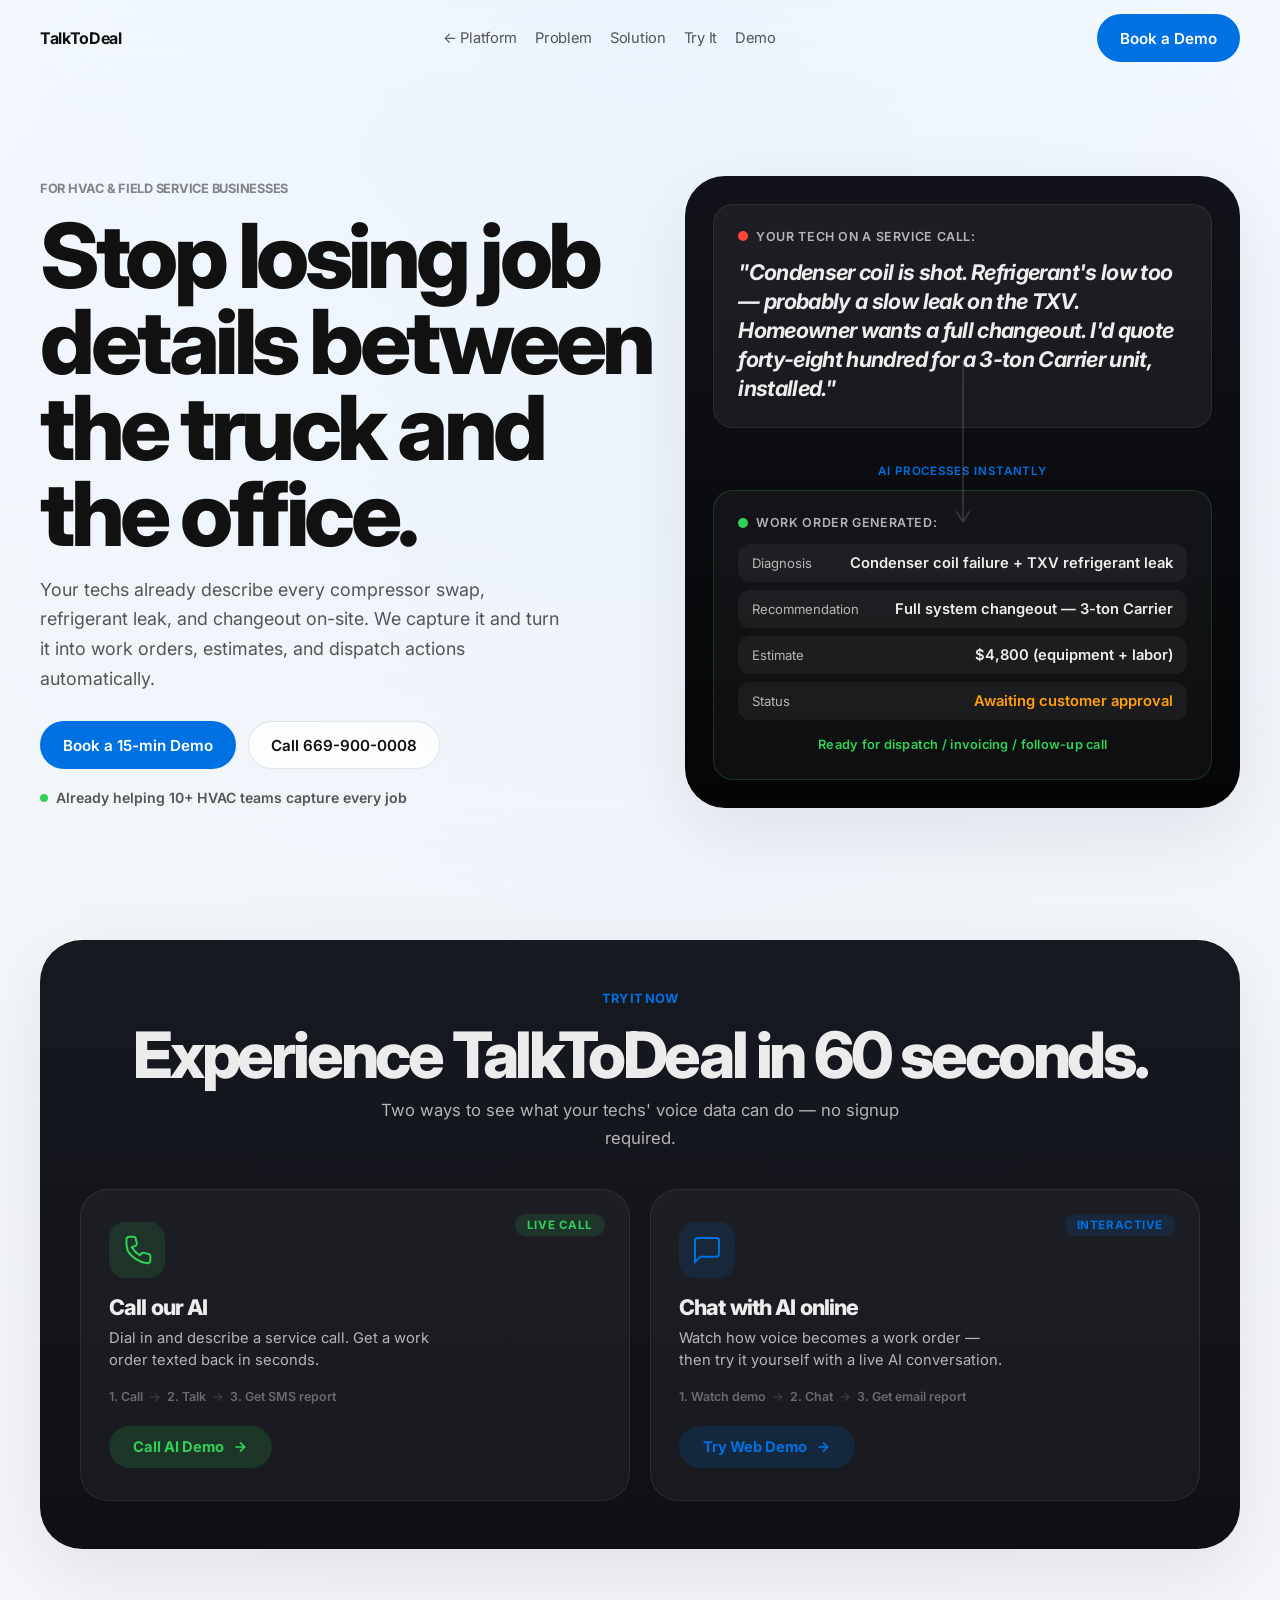
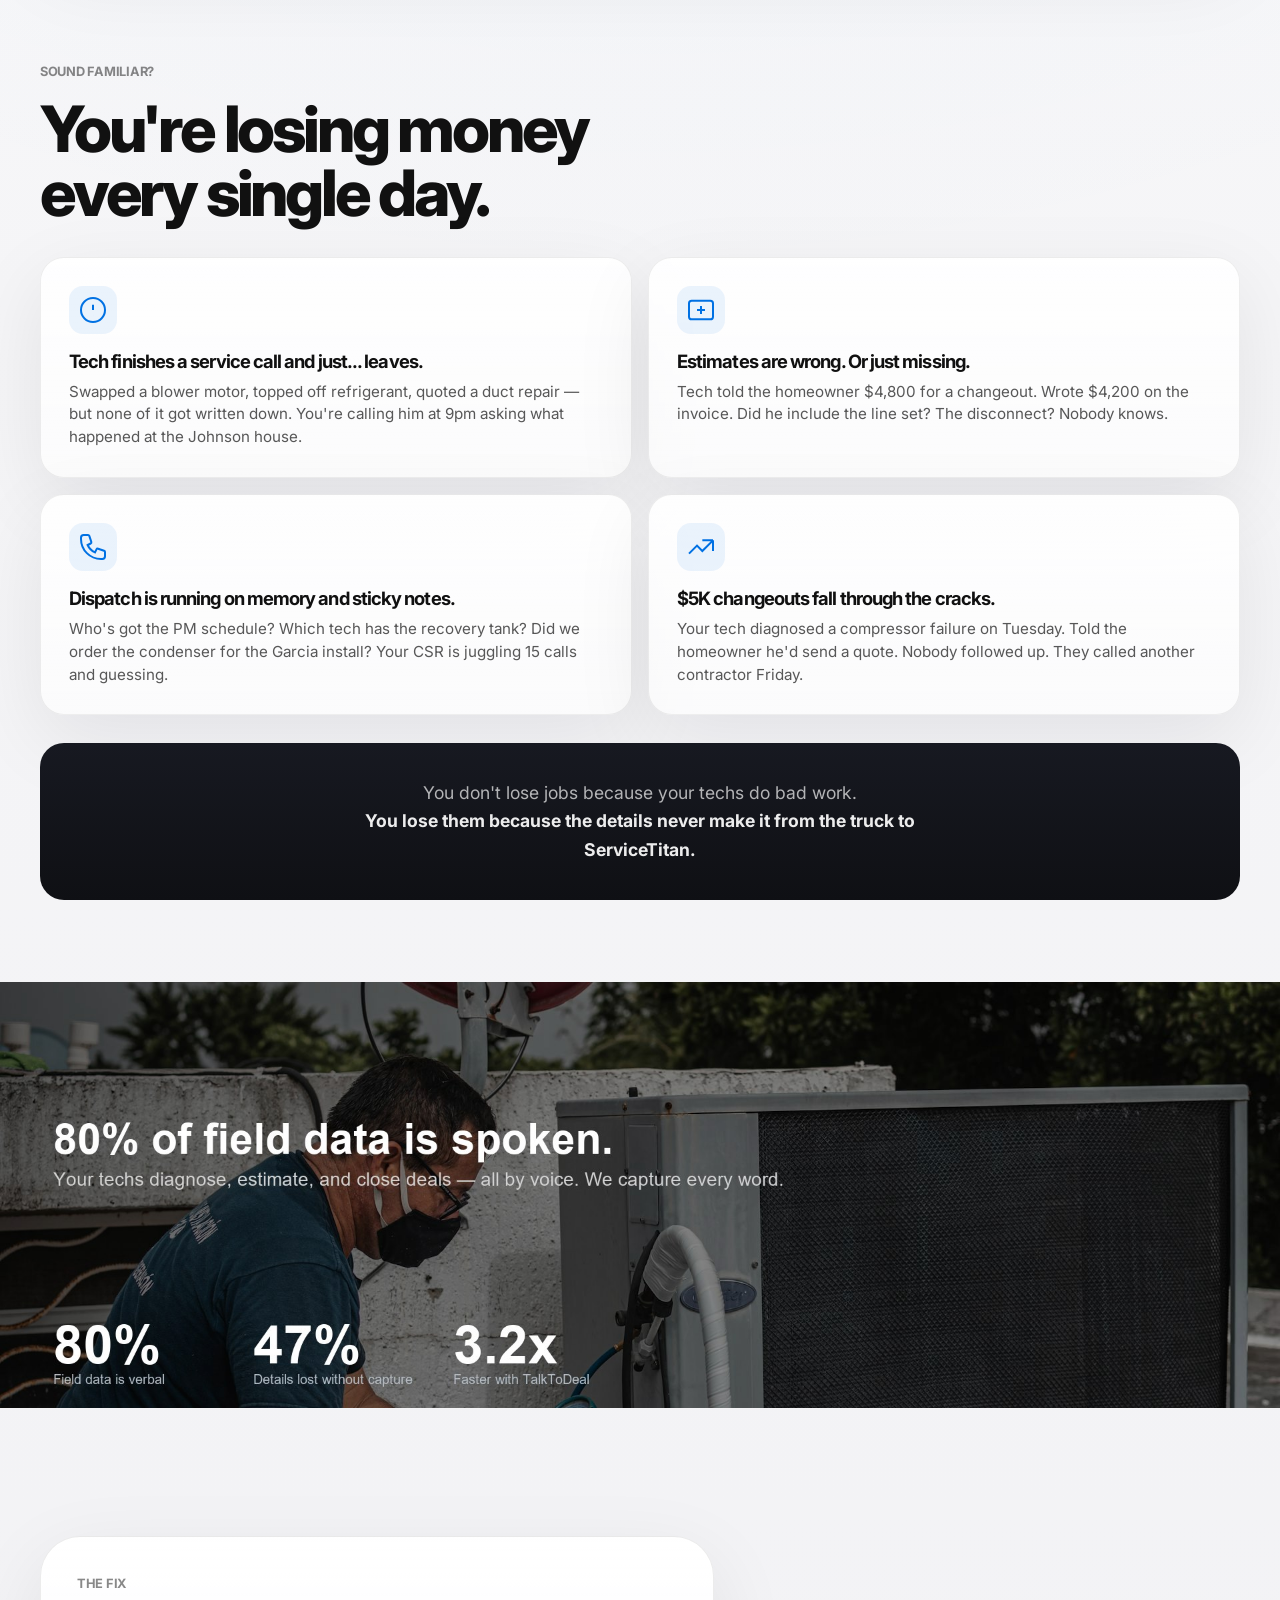
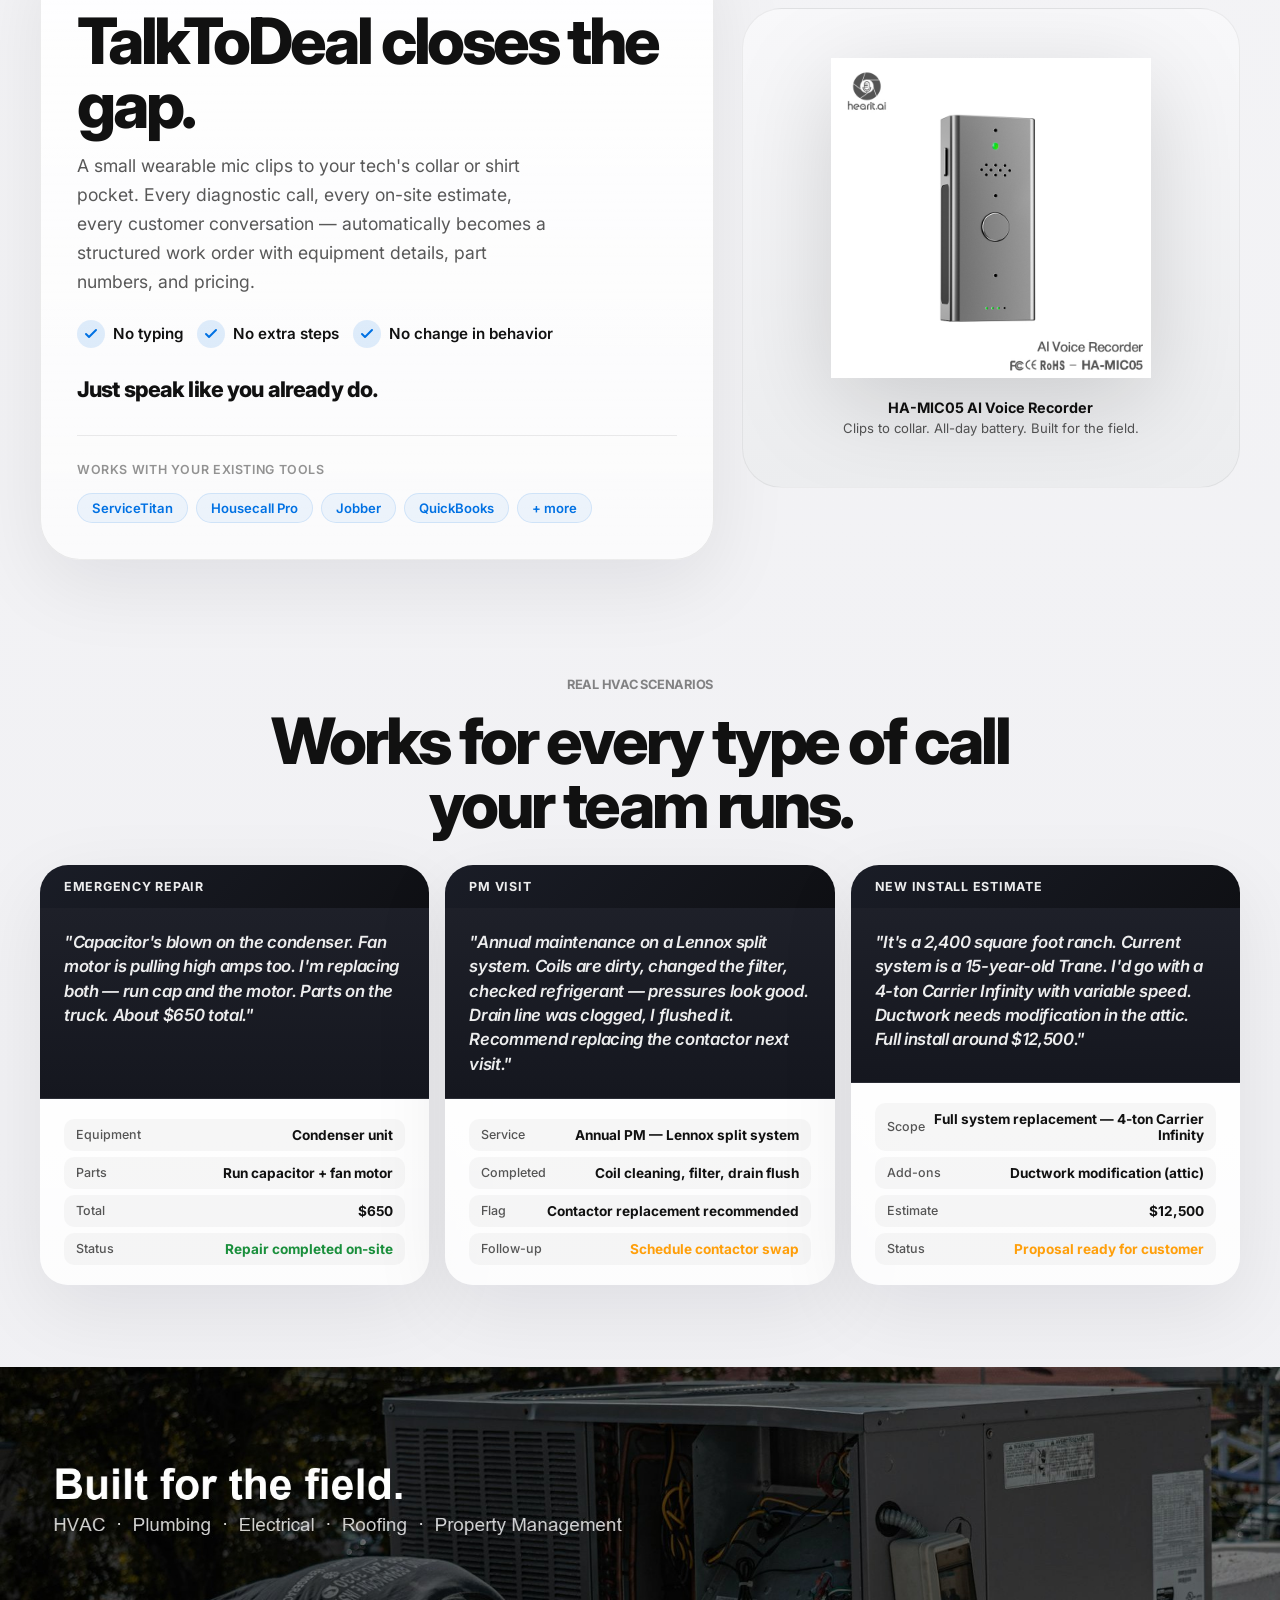
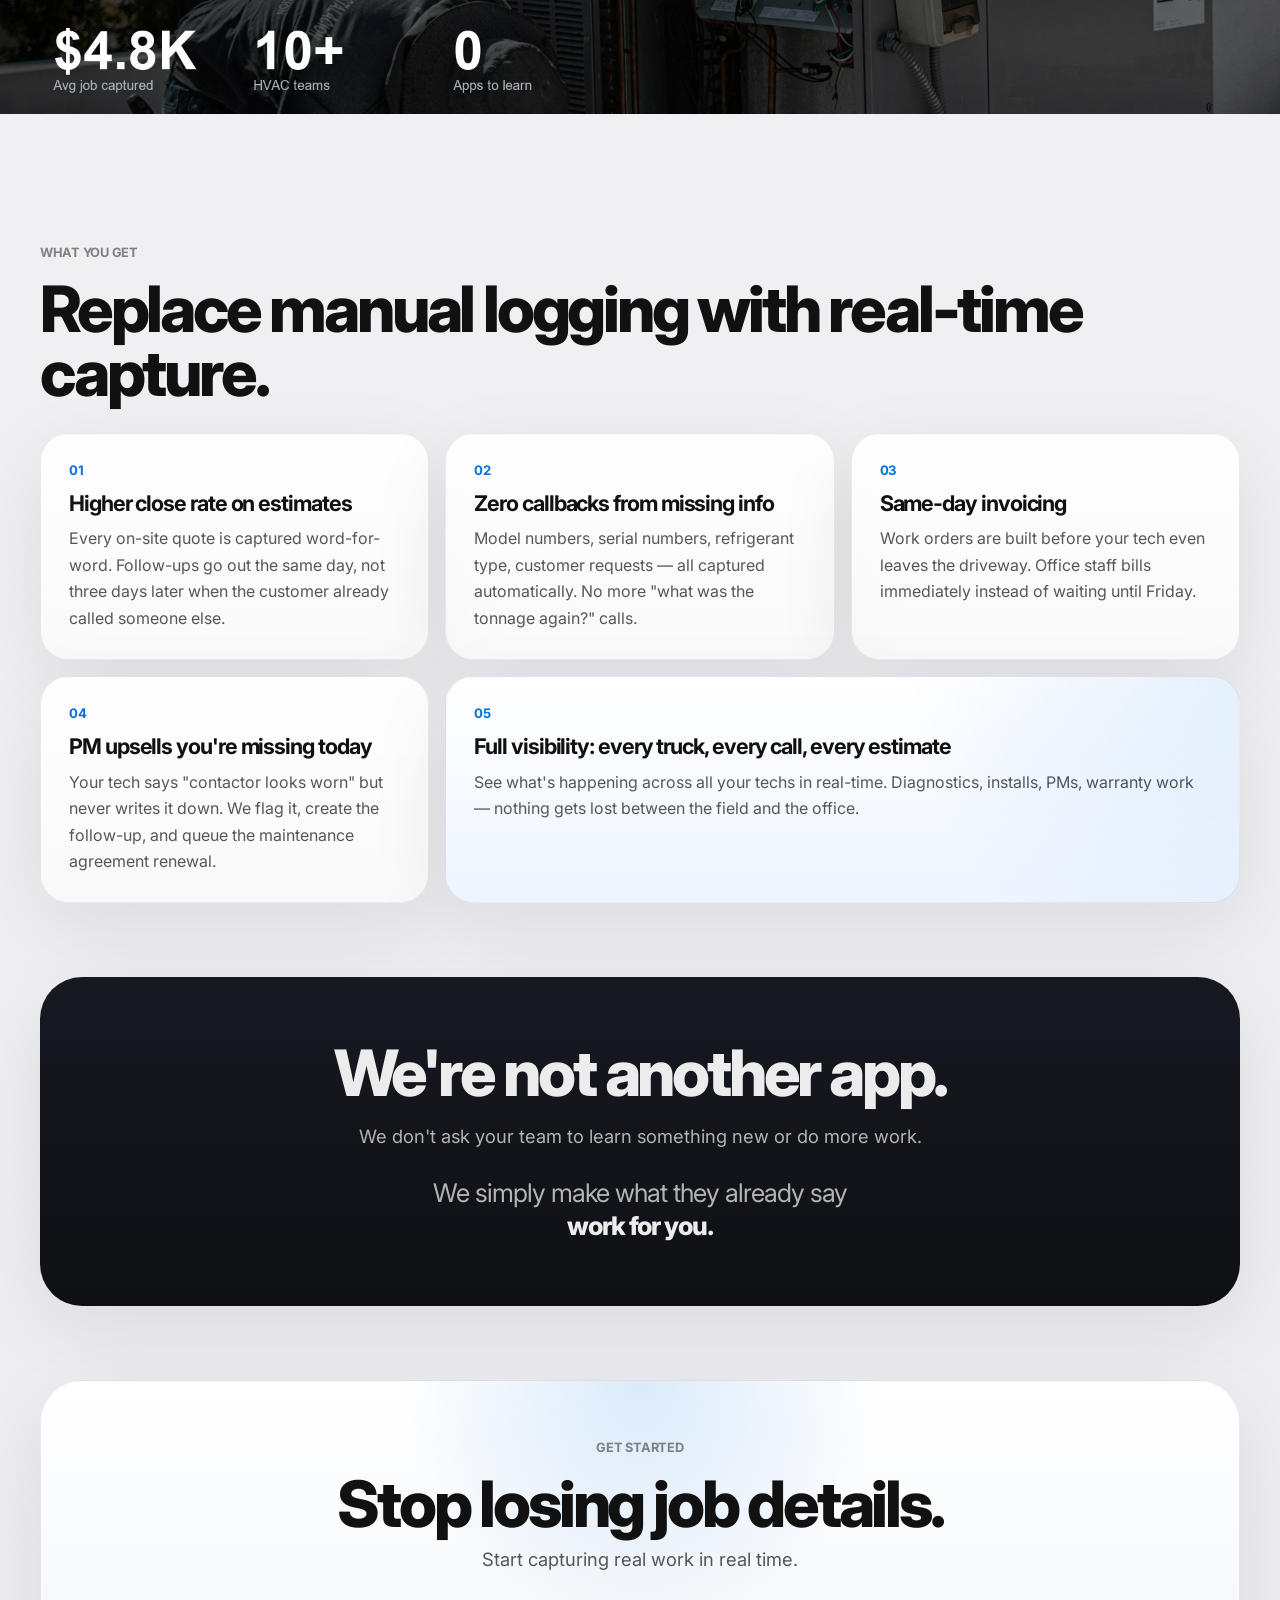
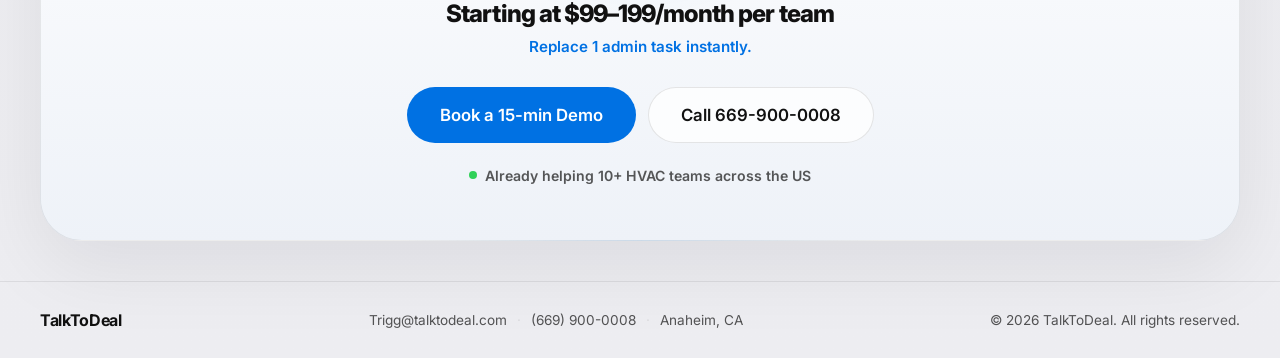
<file: hvac/index.html>
<!DOCTYPE html>
<html lang="en">
<head>
  <meta charset="UTF-8">
  <meta name="viewport" content="width=device-width, initial-scale=1.0">
  <title>TalkToDeal for HVAC — Stop Losing Job Details Between the Truck and the Office</title>
  <meta
    name="description"
    content="TalkToDeal turns HVAC tech field conversations into work orders, estimates, and dispatch actions automatically. Compressor swaps, refrigerant leaks, PM visits — captured in real time. No typing. No app."
  >
  <meta name="keywords" content="HVAC field service software, HVAC work order automation, HVAC dispatch software, voice to work order, HVAC job management, field service voice capture, HVAC estimating tool, service call documentation, HVAC technician productivity, preventive maintenance tracking">
  <link rel="preconnect" href="https://fonts.googleapis.com">
  <link rel="preconnect" href="https://fonts.gstatic.com" crossorigin>
  <link
    href="https://fonts.googleapis.com/css2?family=Inter:wght@400;500;600;700;800&display=swap"
    rel="stylesheet"
  >
  <link rel="stylesheet" href="../styles.css">
</head>
<body>
  <header class="topbar">
    <a class="brand" href="https://talktodeal.com">TalkToDeal</a>
    <nav class="topnav" aria-label="Primary">
      <a href="https://talktodeal.com">&larr; Platform</a>
      <a href="#pain">Problem</a>
      <a href="#solution">Solution</a>
      <a href="#try">Try It</a>
      <a href="#cta">Demo</a>
    </nav>
    <a class="button primary nav-cta" href="https://calendar.app.google/aU3fdfyDQUxhAjFu5" target="_blank" rel="noopener">Book a Demo</a>
  </header>

  <main>
    <!-- ═══ Screen 1: Hero + Live Demo (merged) ═══ -->
    <section class="hero section" id="hero">
      <div class="hero-copy reveal">
        <p class="eyebrow">For HVAC &amp; field service businesses</p>
        <h1>Stop losing job details between the truck and the office.</h1>
        <p class="hero-lead">
          Your techs already describe every compressor swap, refrigerant leak, and changeout on-site.
          We capture it and turn it into work orders, estimates, and dispatch actions automatically.
        </p>
        <div class="actions">
          <a class="button primary" href="https://calendar.app.google/aU3fdfyDQUxhAjFu5" target="_blank" rel="noopener">Book a 15-min Demo</a>
          <a class="button secondary" href="tel:6699000008">Call 669-900-0008</a>
        </div>
        <div class="hero-proof">
          <span class="proof-dot"></span>
          Already helping 10+ HVAC teams capture every job
        </div>
      </div>

      <!-- Hero right: LIVE DEMO (not abstract art) -->
      <div class="hero-demo reveal">
        <div class="demo-input">
          <div class="demo-label">
            <span class="demo-dot recording"></span>
            Your tech on a service call:
          </div>
          <blockquote>
            "Condenser coil is shot. Refrigerant's low too &mdash; probably a slow leak on the TXV. Homeowner wants a full changeout. I'd quote forty-eight hundred for a 3-ton Carrier unit, installed."
          </blockquote>
        </div>

        <div class="demo-arrow-h">
          <svg width="100%" height="24" viewBox="0 0 200 24" preserveAspectRatio="none">
            <path d="M0 12h180m0 0l-12-8m12 8l-12 8" stroke="rgba(255,255,255,0.3)" stroke-width="2" fill="none"/>
          </svg>
          <span>AI processes instantly</span>
        </div>

        <div class="demo-output-dark">
          <div class="demo-label">
            <span class="demo-dot generated"></span>
            Work order generated:
          </div>
          <div class="output-table-dark">
            <div class="output-row-dark">
              <span>Diagnosis</span><strong>Condenser coil failure + TXV refrigerant leak</strong>
            </div>
            <div class="output-row-dark">
              <span>Recommendation</span><strong>Full system changeout &mdash; 3-ton Carrier</strong>
            </div>
            <div class="output-row-dark">
              <span>Estimate</span><strong>$4,800 (equipment + labor)</strong>
            </div>
            <div class="output-row-dark">
              <span>Status</span><strong class="status-orange">Awaiting customer approval</strong>
            </div>
          </div>
          <p class="output-ready">Ready for dispatch / invoicing / follow-up call</p>
        </div>
      </div>
    </section>

    <!-- ═══ Try It: Demo Navigation ═══ -->
    <section class="demo-nav section" id="try">
      <div class="demo-nav-inner reveal">
        <div class="demo-nav-header">
          <p class="eyebrow">Try It Now</p>
          <h2>Experience TalkToDeal in 60 seconds.</h2>
          <p class="demo-nav-sub">Two ways to see what your techs' voice data can do — no signup required.</p>
        </div>
        <div class="demo-nav-grid">
          <!-- Card 1: Phone AI Demo -->
          <a class="demo-nav-card" href="https://talktodeal.com/call">
            <div class="demo-nav-icon phone-icon">
              <svg width="32" height="32" viewBox="0 0 24 24" fill="none" stroke="currentColor" stroke-width="1.5">
                <path d="M22 16.92v3a2 2 0 01-2.18 2 19.79 19.79 0 01-8.63-3.07 19.5 19.5 0 01-6-6A19.79 19.79 0 014.12 4.18 2 2 0 016.11 2h3a2 2 0 012 1.72c.127.96.361 1.903.7 2.81a2 2 0 01-.45 2.11L8.09 9.91a16 16 0 006 6l1.27-1.27a2 2 0 012.11-.45c.907.339 1.85.573 2.81.7A2 2 0 0122 16.92z"/>
              </svg>
            </div>
            <div class="demo-nav-badge phone-badge">Live Call</div>
            <h3>Call our AI</h3>
            <p>Dial in and describe a service call. Get a work order texted back in seconds.</p>
            <div class="demo-nav-steps">
              <span>1. Call</span>
              <span class="demo-nav-arrow">&rarr;</span>
              <span>2. Talk</span>
              <span class="demo-nav-arrow">&rarr;</span>
              <span>3. Get SMS report</span>
            </div>
            <span class="demo-nav-cta phone-cta">
              Call AI Demo
              <svg width="16" height="16" viewBox="0 0 24 24" fill="none" stroke="currentColor" stroke-width="2.5"><path d="M5 12h14M12 5l7 7-7 7"/></svg>
            </span>
          </a>
          <!-- Card 2: Web Chat Demo -->
          <a class="demo-nav-card" href="https://talktodeal.com/how">
            <div class="demo-nav-icon chat-icon">
              <svg width="32" height="32" viewBox="0 0 24 24" fill="none" stroke="currentColor" stroke-width="1.5">
                <path d="M21 15a2 2 0 01-2 2H7l-4 4V5a2 2 0 012-2h14a2 2 0 012 2z"/>
              </svg>
            </div>
            <div class="demo-nav-badge chat-badge">Interactive</div>
            <h3>Chat with AI online</h3>
            <p>Watch how voice becomes a work order — then try it yourself with a live AI conversation.</p>
            <div class="demo-nav-steps">
              <span>1. Watch demo</span>
              <span class="demo-nav-arrow">&rarr;</span>
              <span>2. Chat</span>
              <span class="demo-nav-arrow">&rarr;</span>
              <span>3. Get email report</span>
            </div>
            <span class="demo-nav-cta chat-cta">
              Try Web Demo
              <svg width="16" height="16" viewBox="0 0 24 24" fill="none" stroke="currentColor" stroke-width="2.5"><path d="M5 12h14M12 5l7 7-7 7"/></svg>
            </span>
          </a>
        </div>
      </div>
    </section>

    <!-- ═══ Screen 2: Pain Points (raw, real language) ═══ -->
    <section class="pain section" id="pain">
      <div class="pain-header reveal">
        <p class="eyebrow">Sound familiar?</p>
        <h2>You're losing money every single day.</h2>
      </div>

      <div class="pain-grid">
        <article class="pain-card reveal">
          <div class="pain-icon">
            <svg width="32" height="32" viewBox="0 0 24 24" fill="none" stroke="currentColor" stroke-width="1.5">
              <path d="M12 8v4m0 4h.01M21 12a9 9 0 11-18 0 9 9 0 0118 0z"/>
            </svg>
          </div>
          <h3>Tech finishes a service call and just... leaves.</h3>
          <p>Swapped a blower motor, topped off refrigerant, quoted a duct repair &mdash; but none of it got written down. You're calling him at 9pm asking what happened at the Johnson house.</p>
        </article>
        <article class="pain-card reveal">
          <div class="pain-icon">
            <svg width="32" height="32" viewBox="0 0 24 24" fill="none" stroke="currentColor" stroke-width="1.5">
              <path d="M9 12h6m-3-3v6m-7 4h14a2 2 0 002-2V7a2 2 0 00-2-2H5a2 2 0 00-2 2v10a2 2 0 002 2z"/>
            </svg>
          </div>
          <h3>Estimates are wrong. Or just missing.</h3>
          <p>Tech told the homeowner $4,800 for a changeout. Wrote $4,200 on the invoice. Did he include the line set? The disconnect? Nobody knows.</p>
        </article>
        <article class="pain-card reveal">
          <div class="pain-icon">
            <svg width="32" height="32" viewBox="0 0 24 24" fill="none" stroke="currentColor" stroke-width="1.5">
              <path d="M3 5a2 2 0 012-2h3.28a1 1 0 01.948.684l1.498 4.493a1 1 0 01-.502 1.21l-2.257 1.13a11.042 11.042 0 005.516 5.516l1.13-2.257a1 1 0 011.21-.502l4.493 1.498a1 1 0 01.684.949V19a2 2 0 01-2 2h-1C9.716 21 3 14.284 3 6V5z"/>
            </svg>
          </div>
          <h3>Dispatch is running on memory and sticky notes.</h3>
          <p>Who's got the PM schedule? Which tech has the recovery tank? Did we order the condenser for the Garcia install? Your CSR is juggling 15 calls and guessing.</p>
        </article>
        <article class="pain-card reveal">
          <div class="pain-icon">
            <svg width="32" height="32" viewBox="0 0 24 24" fill="none" stroke="currentColor" stroke-width="1.5">
              <path d="M13 7h8m0 0v8m0-8l-8 8-4-4-6 6"/>
            </svg>
          </div>
          <h3>$5K changeouts fall through the cracks.</h3>
          <p>Your tech diagnosed a compressor failure on Tuesday. Told the homeowner he'd send a quote. Nobody followed up. They called another contractor Friday.</p>
        </article>
      </div>

      <div class="pain-bottom reveal">
        <p class="pain-insight">
          You don't lose jobs because your techs do bad work.<br>
          <strong>You lose them because the details never make it from the truck to ServiceTitan.</strong>
        </p>
      </div>
    </section>

    <!-- ═══ Industry Stats Banner ═══ -->
    <section class="stats-banner" id="stats-banner">
      <img
        src="../banner-hvac-field.jpg"
        alt="HVAC technician checking refrigerant on condenser unit — 80% of field data is spoken"
        class="banner-img"
        width="1920"
        height="640"
      >
    </section>

    <!-- ═══ Screen 3: Solution + Real Product Photo ═══ -->
    <section class="solution section" id="solution">
      <div class="solution-content reveal">
        <p class="eyebrow">The Fix</p>
        <h2>TalkToDeal closes the gap.</h2>
        <p class="solution-lead">
          A small wearable mic clips to your tech's collar or shirt pocket.
          Every diagnostic call, every on-site estimate, every customer conversation &mdash;
          automatically becomes a structured work order with equipment details, part numbers, and pricing.
        </p>
        <div class="solution-points">
          <div class="sol-point">
            <span class="sol-check">
              <svg width="20" height="20" viewBox="0 0 20 20" fill="none">
                <path d="M5 10l3 3 7-7" stroke="#0071e3" stroke-width="2" stroke-linecap="round" stroke-linejoin="round"/>
              </svg>
            </span>
            No typing
          </div>
          <div class="sol-point">
            <span class="sol-check">
              <svg width="20" height="20" viewBox="0 0 20 20" fill="none">
                <path d="M5 10l3 3 7-7" stroke="#0071e3" stroke-width="2" stroke-linecap="round" stroke-linejoin="round"/>
              </svg>
            </span>
            No extra steps
          </div>
          <div class="sol-point">
            <span class="sol-check">
              <svg width="20" height="20" viewBox="0 0 20 20" fill="none">
                <path d="M5 10l3 3 7-7" stroke="#0071e3" stroke-width="2" stroke-linecap="round" stroke-linejoin="round"/>
              </svg>
            </span>
            No change in behavior
          </div>
        </div>
        <p class="solution-tagline">Just speak like you already do.</p>

        <!-- Integrations trust bar -->
        <div class="integrations">
          <p class="integrations-label">Works with your existing tools</p>
          <div class="integrations-list">
            <span class="integration-chip">ServiceTitan</span>
            <span class="integration-chip">Housecall Pro</span>
            <span class="integration-chip">Jobber</span>
            <span class="integration-chip">QuickBooks</span>
            <span class="integration-chip">+ more</span>
          </div>
        </div>
      </div>

      <div class="solution-visual reveal">
        <img
          src="../HA-MIC05.png"
          alt="TalkToDeal HA-MIC05 AI Voice Recorder - wearable microphone for HVAC techs"
          class="product-photo"
          width="400"
          height="400"
          loading="lazy"
        >
        <p class="product-caption">HA-MIC05 AI Voice Recorder<br><span>Clips to collar. All-day battery. Built for the field.</span></p>
      </div>
    </section>

    <!-- ═══ Screen 4: Real HVAC Scenarios ═══ -->
    <section class="scenarios section" id="scenarios">
      <div class="section-head reveal center">
        <p class="eyebrow">Real HVAC scenarios</p>
        <h2>Works for every type of call your team runs.</h2>
      </div>

      <div class="scenario-grid">
        <article class="scenario-card reveal">
          <div class="scenario-type">Emergency Repair</div>
          <div class="scenario-speech">
            "Capacitor's blown on the condenser. Fan motor is pulling high amps too. I'm replacing both &mdash; run cap and the motor. Parts on the truck. About $650 total."
          </div>
          <div class="scenario-output">
            <div class="scenario-row"><span>Equipment</span><strong>Condenser unit</strong></div>
            <div class="scenario-row"><span>Parts</span><strong>Run capacitor + fan motor</strong></div>
            <div class="scenario-row"><span>Total</span><strong>$650</strong></div>
            <div class="scenario-row"><span>Status</span><strong class="status-green">Repair completed on-site</strong></div>
          </div>
        </article>

        <article class="scenario-card reveal">
          <div class="scenario-type">PM Visit</div>
          <div class="scenario-speech">
            "Annual maintenance on a Lennox split system. Coils are dirty, changed the filter, checked refrigerant &mdash; pressures look good. Drain line was clogged, I flushed it. Recommend replacing the contactor next visit."
          </div>
          <div class="scenario-output">
            <div class="scenario-row"><span>Service</span><strong>Annual PM &mdash; Lennox split system</strong></div>
            <div class="scenario-row"><span>Completed</span><strong>Coil cleaning, filter, drain flush</strong></div>
            <div class="scenario-row"><span>Flag</span><strong>Contactor replacement recommended</strong></div>
            <div class="scenario-row"><span>Follow-up</span><strong class="status-orange">Schedule contactor swap</strong></div>
          </div>
        </article>

        <article class="scenario-card reveal">
          <div class="scenario-type">New Install Estimate</div>
          <div class="scenario-speech">
            "It's a 2,400 square foot ranch. Current system is a 15-year-old Trane. I'd go with a 4-ton Carrier Infinity with variable speed. Ductwork needs modification in the attic. Full install around $12,500."
          </div>
          <div class="scenario-output">
            <div class="scenario-row"><span>Scope</span><strong>Full system replacement &mdash; 4-ton Carrier Infinity</strong></div>
            <div class="scenario-row"><span>Add-ons</span><strong>Ductwork modification (attic)</strong></div>
            <div class="scenario-row"><span>Estimate</span><strong>$12,500</strong></div>
            <div class="scenario-row"><span>Status</span><strong class="status-orange">Proposal ready for customer</strong></div>
          </div>
        </article>
      </div>
    </section>

    <!-- ═══ Industry Expansion Banner ═══ -->
    <section class="stats-banner">
      <img
        src="../banner-industry-voice.jpg"
        alt="HVAC tech repairing rooftop unit — built for the field: HVAC, Plumbing, Electrical, Roofing"
        class="banner-img"
        width="1920"
        height="520"
      >
    </section>

    <!-- ═══ Screen 5: Value ═══ -->
    <section class="value section" id="value">
      <div class="section-head reveal">
        <p class="eyebrow">What You Get</p>
        <h2>Replace manual logging with real-time capture.</h2>
      </div>

      <div class="value-grid">
        <article class="value-card reveal">
          <div class="value-num">01</div>
          <h3>Higher close rate on estimates</h3>
          <p>Every on-site quote is captured word-for-word. Follow-ups go out the same day, not three days later when the customer already called someone else.</p>
        </article>
        <article class="value-card reveal">
          <div class="value-num">02</div>
          <h3>Zero callbacks from missing info</h3>
          <p>Model numbers, serial numbers, refrigerant type, customer requests &mdash; all captured automatically. No more "what was the tonnage again?" calls.</p>
        </article>
        <article class="value-card reveal">
          <div class="value-num">03</div>
          <h3>Same-day invoicing</h3>
          <p>Work orders are built before your tech even leaves the driveway. Office staff bills immediately instead of waiting until Friday.</p>
        </article>
        <article class="value-card reveal">
          <div class="value-num">04</div>
          <h3>PM upsells you're missing today</h3>
          <p>Your tech says "contactor looks worn" but never writes it down. We flag it, create the follow-up, and queue the maintenance agreement renewal.</p>
        </article>
        <article class="value-card large reveal">
          <div class="value-num">05</div>
          <h3>Full visibility: every truck, every call, every estimate</h3>
          <p>See what's happening across all your techs in real-time. Diagnostics, installs, PMs, warranty work &mdash; nothing gets lost between the field and the office.</p>
        </article>
      </div>
    </section>

    <!-- ═══ Screen 5: Differentiator ═══ -->
    <section class="diff section" id="diff">
      <div class="diff-panel reveal">
        <h2>We're not another app.</h2>
        <p class="diff-sub">
          We don't ask your team to learn something new or do more work.
        </p>
        <p class="diff-tagline">
          We simply make what they already say<br>
          <strong>work for you.</strong>
        </p>
      </div>
    </section>

    <!-- ═══ Screen 6: CTA ═══ -->
    <section class="closing section" id="cta">
      <div class="closing-panel reveal">
        <p class="eyebrow">Get Started</p>
        <h2>Stop losing job details.</h2>
        <p class="closing-sub">Start capturing real work in real time.</p>
        <div class="closing-price">Starting at $99&ndash;199/month per team</div>
        <p class="closing-value">Replace 1 admin task instantly.</p>
        <div class="actions">
          <a class="button primary large-btn" href="https://calendar.app.google/aU3fdfyDQUxhAjFu5" target="_blank" rel="noopener">Book a 15-min Demo</a>
          <a class="button secondary large-btn" href="tel:6699000008">Call 669-900-0008</a>
        </div>
        <div class="closing-proof">
          <span class="proof-dot"></span>
          Already helping 10+ HVAC teams across the US
        </div>
      </div>
    </section>
  </main>

  <footer class="footer">
    <div class="footer-inner">
      <span class="brand">TalkToDeal</span>
      <div class="footer-contact">
        <a href="mailto:Trigg@talktodeal.com">Trigg@talktodeal.com</a>
        <span class="footer-sep">&middot;</span>
        <a href="tel:6699000008">(669) 900-0008</a>
        <span class="footer-sep">&middot;</span>
        <span>Anaheim, CA</span>
      </div>
      <span class="footer-copy">&copy; 2026 TalkToDeal. All rights reserved.</span>
    </div>
  </footer>

  <script src="../script.js"></script>
</body>
</html>
</file>
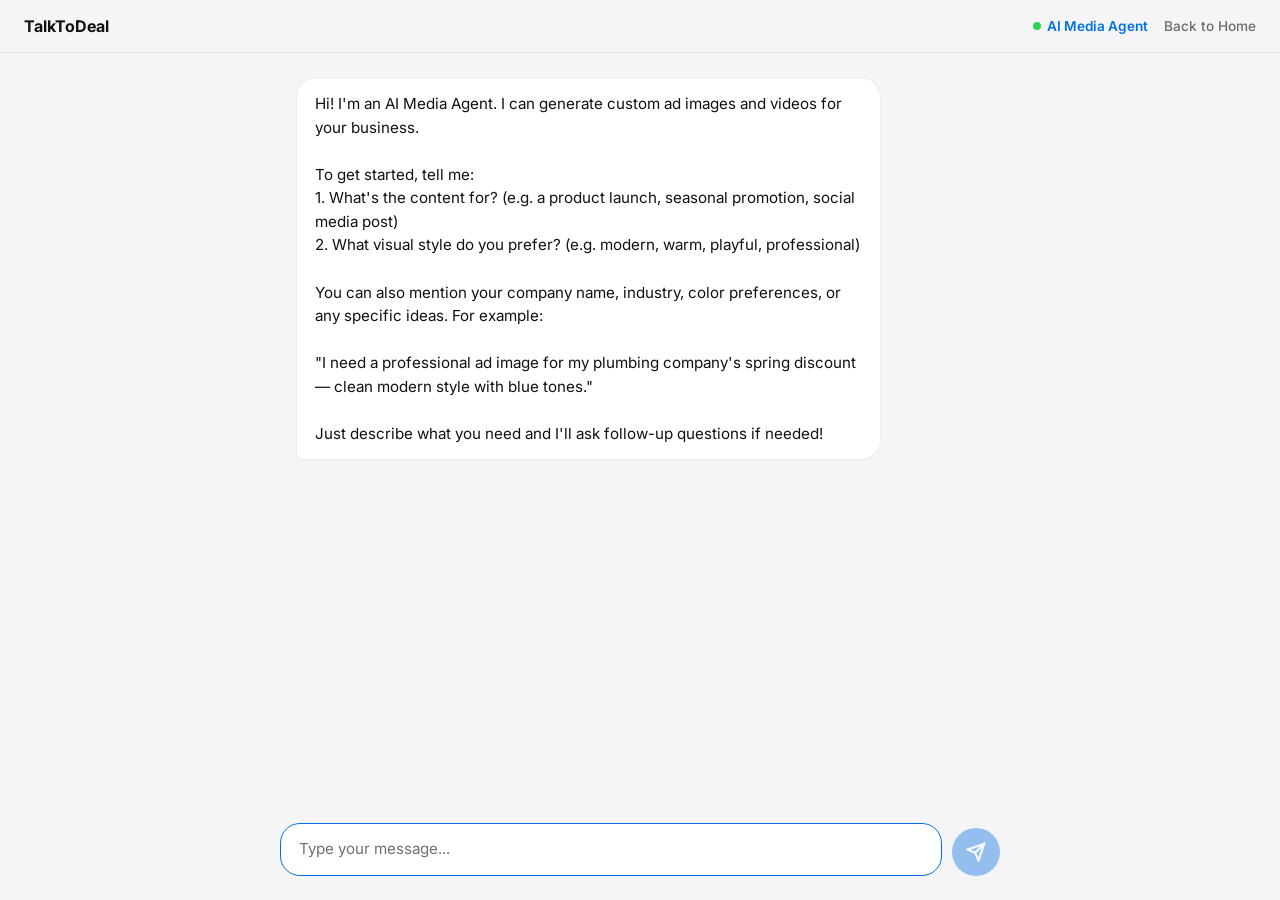
<file: agents/media/index.html>
<!DOCTYPE html>
<html lang="en">
<head>
  <meta charset="UTF-8">
  <meta name="viewport" content="width=device-width, initial-scale=1.0">
  <title>AI Media Agent | TalkToDeal</title>
  <link rel="preconnect" href="https://fonts.googleapis.com">
  <link rel="preconnect" href="https://fonts.gstatic.com" crossorigin>
  <link href="https://fonts.googleapis.com/css2?family=Inter:wght@400;500;600;700;800&display=swap" rel="stylesheet">
  <style>
    *, *::before, *::after { box-sizing: border-box; }

    :root {
      --bg: #f5f5f7;
      --surface: #ffffff;
      --surface-hover: #f0f0f2;
      --text: #111111;
      --text-soft: rgba(17,17,17,0.6);
      --accent: #0071e3;
      --accent-soft: rgba(0,113,227,0.10);
      --green: #30d158;
      --orange: #ff9f0a;
      --line: rgba(17,17,17,0.08);
      --radius: 20px;
    }

    html, body {
      margin: 0;
      min-height: 100%;
      font-family: "Inter", sans-serif;
      background: #f5f5f7;
      color: var(--text);
    }

    /* ─── Header ─── */
    .header {
      padding: 16px 24px;
      display: flex;
      align-items: center;
      gap: 16px;
      border-bottom: 1px solid var(--line);
      flex-shrink: 0;
    }
    .header a { color: var(--text-soft); text-decoration: none; font-size: 0.85rem; font-weight: 500; transition: color 0.15s; }
    .header a:hover { color: var(--text); }
    .header .brand { font-size: 1rem; font-weight: 700; color: var(--text); margin-right: auto; }
    .header .page-title {
      font-size: 0.85rem; font-weight: 600; color: var(--accent);
      display: flex; align-items: center; gap: 6px;
    }
    .header .page-title::before {
      content: ""; width: 8px; height: 8px; border-radius: 50%; background: var(--green);
    }

    /* ─── Main Layout — full page, no separate scroll container ─── */
    .main {
      max-width: 720px; width: 100%; margin: 0 auto; padding: 0 16px 120px;
    }

    /* ─── Chat Area — just a flex column, page itself scrolls ─── */
    .chat {
      display: flex; flex-direction: column; gap: 16px;
      padding: 24px 0;
    }

    .msg {
      max-width: 85%; padding: 14px 18px; border-radius: var(--radius);
      font-size: 0.95rem; line-height: 1.55; word-wrap: break-word;
    }
    .msg.bot {
      align-self: flex-start; background: #ffffff;
      border: 1px solid var(--line); border-bottom-left-radius: 6px;
    }
    .msg.user {
      align-self: flex-end; background: var(--accent-soft);
      border: 1px solid rgba(0,113,227,0.15); border-bottom-right-radius: 6px;
    }
    .msg.system {
      align-self: center; text-align: center; font-size: 0.82rem;
      color: var(--text-soft); background: none; padding: 8px;
    }

    /* ─── Media Results (no bubble, inline in chat) ─── */
    .media-block {
      width: 100%; max-width: 480px; align-self: flex-start;
    }
    .media-block img, .media-block video {
      width: 100%; display: block; border-radius: 12px;
      border: 1px solid var(--line); box-shadow: 0 2px 12px rgba(0,0,0,0.08);
    }
    .media-block .media-actions {
      display: flex; align-items: center; gap: 12px;
      padding: 8px 0; font-size: 0.8rem;
    }
    .media-block .media-actions .media-tag {
      color: var(--text-soft); margin-right: auto;
    }
    .media-block .media-actions a {
      color: var(--accent); font-weight: 500; text-decoration: none;
      display: flex; align-items: center; gap: 4px; transition: opacity 0.15s;
    }
    .media-block .media-actions a:hover { opacity: 0.7; }

    /* ─── Typing Indicator ─── */
    .typing {
      align-self: flex-start; display: flex; gap: 4px; padding: 14px 18px;
      background: #ffffff; border: 1px solid var(--line);
      border-radius: var(--radius); border-bottom-left-radius: 6px;
    }
    .typing span {
      width: 6px; height: 6px; border-radius: 50%;
      background: rgba(0,0,0,0.25); animation: typingDot 1.4s ease-in-out infinite;
    }
    .typing span:nth-child(2) { animation-delay: 0.2s; }
    .typing span:nth-child(3) { animation-delay: 0.4s; }
    @keyframes typingDot {
      0%, 60%, 100% { opacity: 0.3; transform: translateY(0); }
      30% { opacity: 1; transform: translateY(-4px); }
    }

    /* ─── Status Indicator (inline in chat flow) ─── */
    .status-inline {
      display: none; align-items: center; gap: 8px; align-self: flex-start;
      padding: 10px 16px; font-size: 0.85rem; color: var(--text-soft);
    }
    .status-inline.active { display: flex; }
    .status-spinner {
      width: 14px; height: 14px; border: 2px solid var(--line);
      border-top-color: var(--accent); border-radius: 50%; animation: spin 0.8s linear infinite;
    }
    @keyframes spin { to { transform: rotate(360deg); } }

    /* ─── Input Area (sticky at bottom) ─── */
    .input-area {
      position: fixed; bottom: 0; left: 0; right: 0;
      padding: 12px 16px 24px;
      background: linear-gradient(transparent, #f5f5f7 20%);
    }
    .input-area .input-row {
      max-width: 720px; margin: 0 auto;
    }
    .input-row { display: flex; gap: 10px; align-items: flex-end; }
    .input-row textarea {
      flex: 1; padding: 14px 18px; border-radius: var(--radius);
      border: 1px solid var(--line); background: var(--surface); color: var(--text);
      font-family: inherit; font-size: 0.95rem; line-height: 1.5;
      resize: none; outline: none; min-height: 48px; max-height: 120px;
      transition: border-color 0.15s;
    }
    .input-row textarea:focus { border-color: var(--accent); }
    .input-row textarea::placeholder { color: var(--text-soft); }
    .send-btn {
      width: 48px; height: 48px; border-radius: 50%; border: none;
      background: var(--accent); color: #fff; cursor: pointer;
      display: grid; place-items: center; flex-shrink: 0;
      transition: opacity 0.15s, transform 0.15s;
    }
    .send-btn:disabled { opacity: 0.4; cursor: not-allowed; }
    .send-btn:not(:disabled):hover { transform: scale(1.05); }

    /* ─── Limit Notice ─── */
    .limit-notice {
      display: none; text-align: center; padding: 24px;
      background: var(--surface); border: 1px solid var(--line);
      border-radius: var(--radius); margin-top: 12px;
    }
    .limit-notice.active { display: block; }
    .limit-notice h3 { font-size: 1.1rem; margin: 0 0 8px; color: var(--orange); }
    .limit-notice p { margin: 0; font-size: 0.9rem; color: var(--text-soft); }
    .limit-notice a { color: var(--accent); }

    @media (max-width: 600px) {
      .header { padding: 12px 16px; }
      .main { padding: 0 12px 120px; }
      .msg { max-width: 92%; font-size: 0.9rem; }
      .media-block { max-width: 100%; }
    }
  </style>
</head>
<body>
  <header class="header">
    <a class="brand" href="/">TalkToDeal</a>
    <span class="page-title">AI Media Agent</span>
    <a href="/">Back to Home</a>
  </header>

  <div class="main">
    <div class="chat" id="chat">
      <!-- Bot sends the first message on load -->
    </div>

    <div class="status-inline" id="statusBar">
      <div class="status-spinner"></div>
      <span id="statusText">Generating your content...</span>
    </div>

    <div class="limit-notice" id="limitNotice">
      <h3>Trial limit reached</h3>
      <p>You've used your free trial for today. <a href="https://calendar.app.google/aU3fdfyDQUxhAjFu5" target="_blank">Book a demo</a> to learn more about our full AI content suite.</p>
    </div>
  </div>

  <div class="input-area">
    <div class="input-row">
      <textarea id="input" rows="1" placeholder="Type your message..." autofocus></textarea>
      <button class="send-btn" id="sendBtn" disabled>
        <svg width="20" height="20" viewBox="0 0 24 24" fill="none" stroke="currentColor" stroke-width="2.5"><path d="M22 2L11 13M22 2l-7 20-4-9-9-4z"/></svg>
      </button>
    </div>
  </div>

  <script>
    // ════════════════════════════════════════════════════════════
    // API 地址：本地开发时连 localhost:5090，线上走相对路径
    // ════════════════════════════════════════════════════════════
    const API_BASE = window.location.hostname === 'localhost' || window.location.hostname === '127.0.0.1'
      ? 'http://localhost:5090'
      : '/agents/media/api';

    // ════════════════════════════════════════════════════════════
    // 常量配置
    // ════════════════════════════════════════════════════════════
    const RATE_LIMIT_KEY = 'ttd_media_sessions';  // localStorage 里的 key 名，用来记录某个浏览器今天开了几个 session，ttd_media_sessions: {date, count}
    const MAX_SESSIONS_PER_DAY = 50;              // 前端限制：某个浏览器每天最多开 50 个对话（测试阶段放宽）
    const MAX_GENERATES_PER_SESSION = 10;          // 前端限制：每个对话里最多触发 10 次生成（测试阶段放宽）

    // ════════════════════════════════════════════════════════════
    // 状态变量
    // ════════════════════════════════════════════════════════════
    // ttd_media_session是某个浏览器当前对话session的id
    // sessionId 存在 sessionStorage 里：刷新页面还在，关标签页就清除
    // 这样用户刷新后能恢复对话，关了标签页就是全新开始
    let sessionId = sessionStorage.getItem('ttd_media_session') || null;
    let generating = false;  // 是否正在生成中（防止用户重复发消息）
    // 当前这个浏览器的session是第几次对话
    // generateCount 也存在 sessionStorage，刷新后记住这个 session 已经生成了几次
    let generateCount = parseInt(sessionStorage.getItem('ttd_media_gencount') || '0');

    // ════════════════════════════════════════════════════════════
    // 获取页面上的 HTML 元素引用（用来操作界面）
    // ════════════════════════════════════════════════════════════
    const chatEl = document.getElementById('chat');           // 聊天消息容器（所有消息气泡都 append 到这里）
    const inputEl = document.getElementById('input');         // 用户输入框 <textarea>
    const sendBtn = document.getElementById('sendBtn');       // 发送按钮（紫色圆形）
    const statusBar = document.getElementById('statusBar');   // 生成中的状态提示条（"Generating..."）
    const statusText = document.getElementById('statusText'); // 状态条里的文字（可动态更新进度）
    const limitNotice = document.getElementById('limitNotice'); // 超限提示卡片（"Trial limit reached"）

    // ════════════════════════════════════════════════════════════
    // Bot 欢迎消息（页面加载时显示，告诉用户需要提供什么信息）
    // ════════════════════════════════════════════════════════════
    const WELCOME_MSG = `Hi! I'm an AI Media Agent. I can generate custom ad images and videos for your business.

To get started, tell me:
1. What's the content for? (e.g. a product launch, seasonal promotion, social media post)
2. What visual style do you prefer? (e.g. modern, warm, playful, professional)

You can also mention your company name, industry, color preferences, or any specific ideas. For example:

"I need a professional ad image for my plumbing company's spring discount — clean modern style with blue tones."

Just describe what you need and I'll ask follow-up questions if needed!`;

    // ════════════════════════════════════════════════════════════
    // 前端限流（localStorage）
    // 用 localStorage 是因为它跨标签页、关浏览器都不丢，适合做"每天 N 次"的计数
    // 存储格式：{"date": "2026-04-02", "count": 2}
    // 每天自动重置（通过比较 date 字段）
    // ════════════════════════════════════════════════════════════

    // 读取这个浏览器今天的 session 使用计数，如果日期变了就自动归零
    // 输入：无
    // 输出：{ date: "2026-04-02", count: 2 }
    // 例子：
    //   第一次访问 → { date: "2026-04-02", count: 0 }  （localStorage 里没数据或者新的一天开始，返回今天的日期和count=0）
    //   开了2个session后 → { date: "2026-04-02", count: 2 }
    //   第二天访问 → { date: "2026-04-03", count: 0 }  （日期变了，自动重置）
    function getRateLimitData() {
      try {
        const data = JSON.parse(localStorage.getItem(RATE_LIMIT_KEY) || '{}');
        const today = new Date().toISOString().slice(0, 10); // "2026-04-02"
        if (data.date !== today) return { date: today, count: 0 }; // 新的一天，重置
        return data;
      } catch { return { date: new Date().toISOString().slice(0, 10), count: 0 }; }
    }

    // 开新 session 时调用，把这个浏览器今天的 session 计数 +1
    // 输入：无
    // 输出：无（副作用：localStorage 里的 count 加 1）
    // 例子：
    //   调用前 localStorage: {"date":"2026-04-02","count":1}
    //   调用后 localStorage: {"date":"2026-04-02","count":2}
    function incrementRateLimit() {
      const data = getRateLimitData();
      data.count++;
      localStorage.setItem(RATE_LIMIT_KEY, JSON.stringify(data));
    }

    // 检查这个浏览器今天是否已达到每日 session 上限
    // 输入：无
    // 输出：true（已达上限，不能再开新 session）| false（还能开）
    // 例子：
    //   count=2, MAX=3 → false（还能开1个）
    //   count=3, MAX=3 → true（不能再开了）
    function isRateLimited() {
      return getRateLimitData().count >= MAX_SESSIONS_PER_DAY;
    }

    // ════════════════════════════════════════════════════════════
    // Session 管理
    // 用户第一次发消息时才创建 session（懒初始化）
    // sessionId (就是sessionStorage) 格式：sess_1743580000_a1b2c3（时间戳 + 随机串）
    // ════════════════════════════════════════════════════════════
    // 创建新的对话 session（用户第一次发消息时调用）
    // 输入：无
    // 输出：无（副作用：设置 sessionId 变量 + 写入 sessionStorage + localStorage 计数+1）
    //        如果限流了则 sessionId 保持 null，显示限流提示
    // 例子：
    //   正常情况：sessionId 从 null → "sess_1743580000_a1b2c3"
    //             sessionStorage['ttd_media_session'] = "sess_1743580000_a1b2c3"
    //             localStorage['ttd_media_sessions'] 的 count 从 1 → 2
    //   限流情况：sessionId 保持 null，界面显示 "Trial limit reached"
    function initSession() {
      if (isRateLimited()) {
        limitNotice.classList.add('active');
        inputEl.disabled = true;
        return;
      }
      sessionId = 'sess_' + Date.now() + '_' + Math.random().toString(36).slice(2, 8);
      sessionStorage.setItem('ttd_media_session', sessionId);
      incrementRateLimit();
    }

    // ════════════════════════════════════════════════════════════
    // UI 辅助函数
    // ════════════════════════════════════════════════════════════

    // 添加一条消息气泡到聊天区域
    // 输入：text = 消息文本, role = 'bot' | 'user' | 'system'
    // 输出：返回创建的 <div> 元素
    // 例子：
    //   addMessage("Hello!", "user")
    //   → 在聊天区右侧添加紫色气泡，内容 "Hello!"
    //   addMessage("What style do you prefer?", "bot")
    //   → 在聊天区左侧添加深色气泡，内容 "What style do you prefer?"
    //   addMessage("Connection error.", "system")
    //   → 在聊天区居中添加灰色小字，内容 "Connection error."
    function scrollToBottom() {
      window.scrollTo({ top: document.body.scrollHeight, behavior: 'smooth' });
    }

    function addMessage(text, role) {
      const div = document.createElement('div');
      div.className = 'msg ' + role;
      div.innerHTML = formatText(text);
      chatEl.appendChild(div);
      scrollToBottom();
      return div;
    }

    // 添加生成的图片/视频到聊天区域（显示为网格卡片）
    // 输入：mediaList = 媒体文件数组
    // 输出：无（副作用：在聊天区添加图片/视频卡片）
    // 例子：
    //   addMedia([
    //     { type: "image", filename: "sess_170000_a1b2c3/img_170000.png" },
    //     { type: "video", filename: "sess_170000_a1b2c3/vid_170001.mp4" }
    //   ])
    //   → 在聊天区添加一个网格，包含一张图片和一个视频播放器
    //   → 图片 src = "http://localhost:5090/media/sess_170000_a1b2c3/img_170000.png"
    function addMedia(mediaList) {
      const dlIcon = '<svg width="14" height="14" viewBox="0 0 24 24" fill="none" stroke="currentColor" stroke-width="2.5"><path d="M21 15v4a2 2 0 01-2 2H5a2 2 0 01-2-2v-4M7 10l5 5 5-5M12 15V3"/></svg>';
      const openIcon = '<svg width="14" height="14" viewBox="0 0 24 24" fill="none" stroke="currentColor" stroke-width="2.5"><path d="M18 13v6a2 2 0 01-2 2H5a2 2 0 01-2-2V8a2 2 0 012-2h6M15 3h6v6M10 14L21 3"/></svg>';

      for (const m of mediaList) {
        const block = document.createElement('div');
        block.className = 'media-block';
        const url = `${API_BASE}/media/${m.filename}`;

        if (m.type === 'image') {
          block.innerHTML = `
            <img src="${url}" alt="Generated image" loading="lazy">
            <div class="media-actions">
              <span class="media-tag">AI Generated Image</span>
              <a href="${url}" download>Download ${dlIcon}</a>
              <a href="${url}" target="_blank">Open ${openIcon}</a>
            </div>`;
        } else if (m.type === 'video') {
          block.innerHTML = `
            <video src="${url}" controls playsinline></video>
            <div class="media-actions">
              <span class="media-tag">AI Generated Video</span>
              <a href="${url}" download>Download ${dlIcon}</a>
              <a href="${url}" target="_blank">Open ${openIcon}</a>
            </div>`;
        }
        chatEl.appendChild(block);
      }
      scrollToBottom();
    }

    // 显示"正在输入"动画（三个跳动的点，模拟 bot 正在思考）
    // 输入：无
    // 输出：无（副作用：在聊天区底部添加一个 id="typing" 的动画元素）
    // 调用时机：用户发完消息、等待后端响应期间
    function showTyping() {
      const div = document.createElement('div');
      div.className = 'typing';
      div.id = 'typing';
      div.innerHTML = '<span></span><span></span><span></span>';
      chatEl.appendChild(div);
      scrollToBottom();
    }

    // 隐藏"正在输入"动画
    // 输入：无
    // 输出：无（副作用：从 DOM 中删除 id="typing" 的元素）
    // 调用时机：后端响应到达后
    function hideTyping() {
      const el = document.getElementById('typing');
      if (el) el.remove();
    }

    // 显示/隐藏底部状态条（生成进度提示）
    // 输入：text = 状态文字 或 null/falsy
    // 输出：无（副作用：显示或隐藏状态条）
    // 例子：
    //   setStatus("Generating image...")   → 状态条显示，文字为 "Generating image..."
    //   setStatus("Generating video...")   → 状态条文字更新为 "Generating video..."
    //   setStatus(null)                    → 状态条隐藏
    function setStatus(text) {
      if (text) {
        statusText.textContent = text;
        statusBar.classList.add('active');
        scrollToBottom();
      } else {
        statusBar.classList.remove('active');
      }
    }

    // 转义 HTML 特殊字符 + 换行转 <br>（防 XSS 注入 + 保留换行格式）
    // 输入：text = 原始文本字符串
    // 输出：安全的 HTML 字符串
    // 例子：
    //   formatText("Hello\nWorld")      → "Hello<br>World"
    //   formatText("<script>alert(1)")  → "&lt;script&gt;alert(1)"
    //   formatText("A & B")            → "A &amp; B"
    function formatText(text) {
      return text
        .replace(/&/g, '&amp;')
        .replace(/</g, '&lt;')
        .replace(/>/g, '&gt;')
        .replace(/\n/g, '<br>');
    }

    // ════════════════════════════════════════════════════════════
    // 输入框事件
    // ════════════════════════════════════════════════════════════

    // 输入时自动调整 textarea 高度（最高 120px），并控制发送按钮是否可点击
    inputEl.addEventListener('input', () => {
      inputEl.style.height = 'auto';
      inputEl.style.height = Math.min(inputEl.scrollHeight, 120) + 'px';
      sendBtn.disabled = !inputEl.value.trim() || generating;
    });

    // 回车发送（Shift+回车换行）
    inputEl.addEventListener('keydown', (e) => {
      if (e.key === 'Enter' && !e.shiftKey) {
        e.preventDefault();
        if (!sendBtn.disabled) sendMessage();
      }
    });

    // ════════════════════════════════════════════════════════════
    // 发送消息（核心函数）
    // 输入：text = 要发送的文本（可选，不传则取输入框内容）
    // 输出：无（副作用：发 HTTP 请求、更新界面、可能触发轮询）
    // 例子：
    //   sendMessage("I need an ad for my restaurant")
    //   → 界面显示用户消息 → POST /chat → 后端返回 {reply: "What style?", stage: "gathering"}
    //   → 界面显示 bot 回复 "What style?"
    //
    //   sendMessage("modern style, go ahead")
    //   → POST /chat → 后端返回 {reply: "Got it! Generating...", stage: "generating"}
    //   → 界面显示 bot 回复 → 显示状态条 → 进入 pollForResults() 轮询
    //
    //   当后端 IP 限流时：
    //   → POST /chat → 返回 {reply: "Daily limit reached", stage: "limited"}
    //   → 输入框被禁用
    // ════════════════════════════════════════════════════════════
    async function sendMessage(text) {
      text = text || inputEl.value.trim();
      if (!text || generating) return;

      // 第一次发消息时才创建 session（懒初始化）
      if (!sessionId) initSession();
      if (!sessionId) return; // initSession 可能因为限流失败，sessionId 仍为 null

      // 前端拦截：如果之前已经被后端标记为 limited（IP超限），直接拦住
      // 或者这个 session 的生成次数已经到上限，直接提示，不发请求到后端
      // 这样不会浪费 GPT 对话的 API 调用
      if (sessionStorage.getItem('ttd_media_limited') === '1') {
        addMessage(text, 'user');
        addMessage('You\'ve reached the daily trial limit. Book a demo to unlock full access!', 'system');
        inputEl.disabled = true;
        return;
      }
      if (generateCount >= MAX_GENERATES_PER_SESSION) {
        addMessage(text, 'user');
        addMessage('You\'ve reached the trial limit for this session. Book a demo to explore our full AI content capabilities!', 'system');
        inputEl.disabled = true;
        return;
      }

      // 在界面上显示用户消息
      addMessage(text, 'user');
      inputEl.value = '';
      inputEl.style.height = 'auto';
      sendBtn.disabled = true;
      generating = true;

      // 显示"正在输入"动画
      showTyping();

      try {
        // 发送到后端 Flask API
        const res = await fetch(API_BASE + '/chat', {
          method: 'POST',
          headers: { 'Content-Type': 'application/json' },
          body: JSON.stringify({ session_id: sessionId, message: text })
        });

        hideTyping();

        // HTTP 错误处理
        if (!res.ok) {
          const err = await res.json().catch(() => ({ error: 'Server error' }));
          addMessage('Error: ' + (err.error || 'Something went wrong'), 'system');
          generating = false;
          sendBtn.disabled = false;
          return;
        }

        const data = await res.json();
        // data 结构：{ reply: "bot的回复", stage: "gathering|generating|done|limited" }

        // 显示 bot 的回复消息
        if (data.reply) addMessage(data.reply, 'bot');

        // stage=limited：后端 IP 限流或 session 限流触发，禁用输入框
        // 同时记到 sessionStorage，这样刷新页面后也能拦截，不浪费 GPT 调用
        if (data.stage === 'limited') {
          inputEl.disabled = true;
          sessionStorage.setItem('ttd_media_limited', '1');
          generating = false;
          return;
        }

        // stage=generating：AI 判断信息够了，后端已启动 Seedream/Seedance 生成
        // 前端进入轮询模式，等待生成完成
        if (data.stage === 'generating') {
          generateCount++;
          sessionStorage.setItem('ttd_media_gencount', String(generateCount));
          setStatus('Generating your content — this may take 1-2 minutes...');
          pollForResults();  // 开始轮询
          return; // 注意这里 return 了，generating 保持 true，用户不能发新消息
        }

        // 如果返回了媒体结果（通常不会在 /chat 里直接返回，但兼容一下）
        if (data.media && data.media.length > 0) addMedia(data.media);

      } catch (err) {
        hideTyping();
        addMessage('Connection error. Please check if the server is running.', 'system');
      }

      generating = false;
      sendBtn.disabled = !inputEl.value.trim();
    }

    // ════════════════════════════════════════════════════════════
    // 轮询生成结果
    // 输入：无（使用全局变量 sessionId）
    // 输出：无（副作用：循环调 GET /session/:id，完成后显示媒体结果）
    // 例子：
    //   轮询中 → GET /session/sess_xxx → { stage: "generating", status_text: "Generating image..." }
    //   → 状态条更新为 "Generating image..."
    //
    //   轮询中 → GET /session/sess_xxx → { stage: "done", media: [{type:"image", filename:"sess_xxx/img_170000.png"}], reply: "Done!" }
    //   → 隐藏状态条 → 在聊天区显示图片 → 显示 "Done!" → 停止轮询
    //
    //   超时（6分钟）→ 显示 "Generation timed out" → 停止轮询
    // ════════════════════════════════════════════════════════════
    async function pollForResults() {
      const pollInterval = 3000;
      const maxPolls = 300;   // 300 × 3s = 15 分钟（3图+2视频需要 8+ 分钟）
      let polls = 0;
      let renderedCount = 0;  // 已经渲染到页面上的 media 数量

      while (polls < maxPolls) {
        await new Promise(r => setTimeout(r, pollInterval));
        polls++;

        try {
          const res = await fetch(API_BASE + '/session/' + sessionId);
          if (!res.ok) continue;

          const data = await res.json();

          // 增量渲染：有新的 media 就立刻显示，不等全部完成
          if (data.media && data.media.length > renderedCount) {
            const newItems = data.media.slice(renderedCount);
            addMedia(newItems);
            renderedCount = data.media.length;
          }

          // 全部完成
          if (data.stage === 'done') {
            setStatus(null);
            if (data.reply) addMessage(data.reply, 'bot');
            generating = false;
            sendBtn.disabled = !inputEl.value.trim();
            return;
          }

          // 生成失败，回退
          if (data.stage === 'gathering' && data.reply) {
            setStatus(null);
            addMessage(data.reply, 'bot');
            generating = false;
            sendBtn.disabled = !inputEl.value.trim();
            return;
          }

          // 还在生成中，更新状态文字
          if (data.status_text) setStatus(data.status_text);
        } catch { /* 网络错误，继续轮询 */ }
      }

      // 超时
      setStatus(null);
      addMessage('Generation timed out. Please try again.', 'system');
      generating = false;
      sendBtn.disabled = !inputEl.value.trim();
    }

    // ════════════════════════════════════════════════════════════
    // 页面初始化（页面加载时自动执行）
    // 输入：无
    // 输出：无（副作用：渲染欢迎消息 或 从后端恢复完整对话历史）
    // 例子：
    //   全新访问（sessionId 为 null）：
    //   → 显示 WELCOME_MSG 欢迎消息
    //
    //   刷新页面（sessionStorage 里有 sessionId = "sess_170000_a1b2c3"）：
    //   → GET /session/sess_170000_a1b2c3/history
    //   → 后端返回 { messages: [{role:"user",content:"I need..."}, {role:"assistant",content:"What style?"}], media: [...], stage: "gathering" }
    //   → 先显示欢迎消息 → 再逐条渲染历史消息 → 如有媒体也显示 → 如果在生成中则恢复轮询
    //
    //   刷新时后端连不上：
    //   → catch 捕获错误 → 当作全新访问，只显示欢迎消息
    // ════════════════════════════════════════════════════════════
    async function init() {
      // 先检查前端限流
      if (isRateLimited()) {
        limitNotice.classList.add('active');
        inputEl.disabled = true;
      }

      // 如果 sessionStorage 里有 sessionId，说明是刷新页面，尝试恢复对话
      if (sessionId) {
        try {
          const res = await fetch(API_BASE + '/session/' + sessionId + '/history');
          if (res.ok) {
            const data = await res.json();

            // 清空聊天区域再重新渲染，防止和之前增量渲染的内容重复
            chatEl.innerHTML = '';
            addMessage(WELCOME_MSG, 'bot');
            for (const msg of data.messages) {
              addMessage(msg.content, msg.role === 'user' ? 'user' : 'bot');
            }

            // 如果之前已经生成了图片/视频，也重新显示
            if (data.media && data.media.length > 0) {
              addMedia(data.media);
            }

            // 如果刷新时正好在生成中，恢复轮询
            if (data.stage === 'generating') {
              generating = true;
              setStatus('Generating your content — this may take 1-2 minutes...');
              pollForResults();
            }
            return; // 恢复完毕，不再显示欢迎消息（上面已经显示了）
          }
        } catch { /* 后端连不上，当作全新对话 */ }
      }

      // 全新访问，显示欢迎消息
      addMessage(WELCOME_MSG, 'bot');
    }

    // 启动初始化
    init();
  </script>
</body>
</html>
</file>
<file: styles.css>
:root {
  --bg: #f5f5f7;
  --surface: #ffffff;
  --surface-soft: rgba(255, 255, 255, 0.7);
  --surface-dark: #0f1014;
  --surface-dark-soft: #171921;
  --text: #111111;
  --text-soft: rgba(17, 17, 17, 0.7);
  --text-inverse: rgba(255, 255, 255, 0.92);
  --text-inverse-soft: rgba(255, 255, 255, 0.68);
  --line: rgba(17, 17, 17, 0.08);
  --accent: #0071e3;
  --accent-soft: rgba(0, 113, 227, 0.12);
  --green: #30d158;
  --orange: #ff9f0a;
  --shadow: 0 24px 80px rgba(15, 16, 20, 0.08);
  --radius-xl: 40px;
  --radius-lg: 28px;
  --radius-md: 22px;
  --width: min(1200px, calc(100% - 32px));
}

*,
*::before,
*::after {
  box-sizing: border-box;
}

html {
  scroll-behavior: smooth;
}

body {
  margin: 0;
  font-family: "Inter", sans-serif;
  color: var(--text);
  background:
    radial-gradient(circle at top center, rgba(0, 113, 227, 0.08), transparent 28%),
    linear-gradient(180deg, #ffffff 0%, #f5f5f7 28%, #ededf1 100%);
}

a {
  color: inherit;
  text-decoration: none;
}

img {
  max-width: 100%;
  display: block;
}

/* ─── Topbar ─── */

.topbar {
  position: sticky;
  top: 0;
  z-index: 30;
  width: var(--width);
  margin: 0 auto;
  padding: 14px 0;
  display: flex;
  justify-content: space-between;
  align-items: center;
  gap: 20px;
  backdrop-filter: blur(24px);
  -webkit-backdrop-filter: blur(24px);
}

.brand,
.topnav a,
.eyebrow,
.card-label,
.value-num {
  letter-spacing: -0.02em;
}

.brand {
  font-size: 1rem;
  font-weight: 700;
}

.topnav {
  display: flex;
  flex-wrap: wrap;
  gap: 18px;
  font-size: 0.92rem;
  color: var(--text-soft);
}

.topnav a:hover {
  color: var(--text);
}

.nav-cta {
  min-height: 38px;
  padding: 0 16px;
  font-size: 0.88rem;
}

/* ─── Global ─── */

.section {
  width: var(--width);
  margin: 0 auto;
  padding: 34px 0;
}

.eyebrow {
  margin: 0 0 14px;
  font-size: 0.8rem;
  font-weight: 700;
  text-transform: uppercase;
  color: rgba(17, 17, 17, 0.5);
}

h1, h2, h3 {
  margin: 0;
  letter-spacing: -0.05em;
}

h1 {
  font-size: clamp(3rem, 7vw, 5.6rem);
  line-height: 0.96;
  font-weight: 800;
}

h2 {
  font-size: clamp(2.2rem, 5vw, 4rem);
  line-height: 1;
  font-weight: 800;
}

h3 {
  font-size: 1.35rem;
  line-height: 1.1;
  font-weight: 700;
}

p {
  margin: 0;
  color: var(--text-soft);
  line-height: 1.65;
  font-size: 1rem;
}

.actions {
  margin-top: 28px;
  display: flex;
  flex-wrap: wrap;
  gap: 12px;
}

.button {
  min-height: 48px;
  padding: 0 22px;
  display: inline-flex;
  align-items: center;
  justify-content: center;
  border-radius: 999px;
  border: 1px solid transparent;
  font-weight: 600;
  font-size: 0.95rem;
  cursor: pointer;
  transition: transform 180ms ease, background-color 180ms ease, border-color 180ms ease;
}

.button:hover,
.button:focus-visible {
  transform: translateY(-1px);
}

.button.primary {
  background: var(--accent);
  color: #fff;
}

.button.primary:hover {
  background: #005bb5;
}

.button.secondary {
  background: rgba(255, 255, 255, 0.75);
  border-color: rgba(17, 17, 17, 0.1);
}

.button.secondary:hover {
  background: rgba(255, 255, 255, 0.95);
}

.large-btn {
  min-height: 56px;
  padding: 0 32px;
  font-size: 1.05rem;
}

.section-head {
  margin-bottom: 28px;
}

.section-head.center {
  text-align: center;
}

.section-head.center h2 {
  margin: 0 auto;
  max-width: 18ch;
}

/* ─── Hero ─── */

.hero {
  min-height: calc(100vh - 68px);
  display: grid;
  grid-template-columns: 1.05fr 0.95fr;
  gap: 32px;
  align-items: center;
}

.hero-lead {
  max-width: 48ch;
  font-size: 1.12rem;
  margin-top: 18px;
}

.hero-proof,
.closing-proof {
  display: flex;
  align-items: center;
  gap: 8px;
  margin-top: 20px;
  font-size: 0.88rem;
  font-weight: 600;
  color: var(--text-soft);
}

.proof-dot {
  width: 8px;
  height: 8px;
  border-radius: 50%;
  background: var(--green);
  flex-shrink: 0;
  animation: blink 2s ease-in-out infinite;
}

.closing-proof {
  justify-content: center;
  margin-top: 24px;
}

/* ─── Hero Demo (right side) ─── */

.hero-demo {
  border-radius: var(--radius-xl);
  overflow: hidden;
  background: linear-gradient(180deg, #12131a 0%, #050506 100%);
  box-shadow: var(--shadow);
  padding: 28px;
  display: flex;
  flex-direction: column;
  gap: 0;
}

.demo-input {
  padding: 24px;
  border-radius: 20px;
  background: rgba(255, 255, 255, 0.05);
  border: 1px solid rgba(255, 255, 255, 0.08);
}

.demo-label {
  display: flex;
  align-items: center;
  gap: 8px;
  font-size: 0.78rem;
  font-weight: 600;
  text-transform: uppercase;
  letter-spacing: 0.05em;
  margin-bottom: 14px;
  color: var(--text-inverse-soft);
}

.demo-dot {
  width: 10px;
  height: 10px;
  border-radius: 50%;
  flex-shrink: 0;
}

.demo-dot.recording {
  background: #ff453a;
  animation: blink 1.5s ease-in-out infinite;
}

.demo-dot.generated {
  background: var(--green);
}

@keyframes blink {
  0%, 100% { opacity: 1; }
  50% { opacity: 0.3; }
}

.demo-input blockquote {
  margin: 0;
  font-size: 1.35rem;
  line-height: 1.35;
  font-weight: 700;
  letter-spacing: -0.03em;
  color: var(--text-inverse);
  font-style: italic;
}

/* Arrow between input → output */
.demo-arrow-h {
  display: flex;
  flex-direction: column;
  align-items: center;
  padding: 12px 0;
  gap: 4px;
}

.demo-arrow-h svg {
  width: 100%;
  max-width: 180px;
  height: 20px;
  transform: rotate(90deg);
  opacity: 0.5;
}

.demo-arrow-h span {
  font-size: 0.72rem;
  font-weight: 600;
  text-transform: uppercase;
  letter-spacing: 0.08em;
  color: var(--accent);
}

/* Output (dark theme, inside hero) */
.demo-output-dark {
  padding: 24px;
  border-radius: 20px;
  background: rgba(255, 255, 255, 0.04);
  border: 1px solid rgba(48, 209, 88, 0.2);
}

.demo-output-dark .demo-label {
  color: var(--text-inverse-soft);
}

.output-table-dark {
  display: grid;
  gap: 8px;
}

.output-row-dark {
  display: flex;
  justify-content: space-between;
  align-items: center;
  padding: 10px 14px;
  border-radius: 12px;
  background: rgba(255, 255, 255, 0.05);
}

.output-row-dark span {
  font-size: 0.82rem;
  color: var(--text-inverse-soft);
}

.output-row-dark strong {
  font-size: 0.92rem;
  color: var(--text-inverse);
  font-weight: 600;
}

.status-orange {
  color: var(--orange) !important;
}

.output-ready {
  margin-top: 14px;
  text-align: center;
  font-size: 0.8rem;
  font-weight: 600;
  color: var(--green);
  letter-spacing: 0.02em;
}

/* ─── Demo Navigation ─── */

.demo-nav {
  padding-top: 32px;
  padding-bottom: 32px;
}

.demo-nav-inner {
  padding: 48px 40px;
  border-radius: 42px;
  background: linear-gradient(180deg, #171921 0%, #0f1014 100%);
  box-shadow: var(--shadow);
}

.demo-nav-header {
  text-align: center;
  margin-bottom: 36px;
}

.demo-nav-header .eyebrow {
  color: var(--accent);
}

.demo-nav-header h2 {
  color: var(--text-inverse);
  max-width: none;
}

.demo-nav-sub {
  margin-top: 10px;
  font-size: 1.05rem;
  color: var(--text-inverse-soft);
  max-width: 48ch;
  margin-left: auto;
  margin-right: auto;
}

.demo-nav-grid {
  display: grid;
  grid-template-columns: 1fr 1fr;
  gap: 20px;
}

.demo-nav-grid.three-col {
  grid-template-columns: repeat(3, 1fr);
}

.demo-nav-card {
  position: relative;
  padding: 32px 28px;
  border-radius: 28px;
  background: rgba(255, 255, 255, 0.04);
  border: 1px solid rgba(255, 255, 255, 0.08);
  transition: background 0.3s, border-color 0.3s, transform 0.25s;
  display: flex;
  flex-direction: column;
  text-decoration: none;
  color: inherit;
  overflow: hidden;
}

.demo-nav-card:hover {
  background: rgba(255, 255, 255, 0.07);
  border-color: rgba(255, 255, 255, 0.15);
  transform: translateY(-4px);
}

.demo-nav-icon {
  width: 56px;
  height: 56px;
  display: grid;
  place-items: center;
  border-radius: 16px;
  margin-bottom: 18px;
}

.phone-icon {
  background: rgba(48, 209, 88, 0.12);
  color: var(--green);
}

.chat-icon {
  background: rgba(0, 113, 227, 0.12);
  color: var(--accent);
}

.demo-nav-badge {
  position: absolute;
  top: 24px;
  right: 24px;
  padding: 4px 12px;
  border-radius: 999px;
  font-size: 0.72rem;
  font-weight: 700;
  text-transform: uppercase;
  letter-spacing: 0.05em;
}

.phone-badge {
  background: rgba(48, 209, 88, 0.12);
  color: var(--green);
}

.chat-badge {
  background: rgba(0, 113, 227, 0.12);
  color: var(--accent);
}

.demo-nav-card h3 {
  font-size: 1.35rem;
  font-weight: 800;
  letter-spacing: -0.04em;
  color: var(--text-inverse);
  margin-bottom: 8px;
}

.demo-nav-card p {
  font-size: 0.92rem;
  color: var(--text-inverse-soft);
  line-height: 1.5;
  max-width: 36ch;
}

.demo-nav-steps {
  display: flex;
  align-items: center;
  gap: 6px;
  margin-top: 18px;
  font-size: 0.78rem;
  font-weight: 600;
  color: rgba(255, 255, 255, 0.35);
}

.demo-nav-arrow {
  color: rgba(255, 255, 255, 0.15);
}

.demo-nav-cta {
  margin-top: 22px;
  display: inline-flex;
  align-items: center;
  gap: 8px;
  padding: 12px 24px;
  border-radius: 999px;
  font-size: 0.92rem;
  font-weight: 700;
  transition: transform 0.15s;
  align-self: flex-start;
}

.phone-cta {
  background: rgba(48, 209, 88, 0.15);
  color: var(--green);
}

.demo-nav-card:hover .phone-cta {
  background: rgba(48, 209, 88, 0.25);
}

.chat-cta {
  background: rgba(0, 113, 227, 0.15);
  color: var(--accent);
}

.demo-nav-card:hover .chat-cta {
  background: rgba(0, 113, 227, 0.25);
}

.creative-icon {
  background: rgba(175, 82, 222, 0.12);
  color: #af52de;
}

.creative-badge {
  background: rgba(175, 82, 222, 0.12);
  color: #af52de;
}

.creative-cta {
  background: rgba(175, 82, 222, 0.15);
  color: #af52de;
}

.demo-nav-card:hover .creative-cta {
  background: rgba(175, 82, 222, 0.25);
}

@media (max-width: 720px) {
  .demo-nav-inner {
    padding: 32px 20px;
    border-radius: 24px;
  }

  .demo-nav-grid,
  .demo-nav-grid.three-col {
    grid-template-columns: 1fr;
  }

  .demo-nav-card {
    padding: 24px 20px;
    border-radius: 20px;
  }

  .demo-nav-steps {
    flex-wrap: wrap;
  }
}

/* ─── Pain Points ─── */

.pain {
  padding-top: 80px;
}

.pain-header {
  margin-bottom: 32px;
}

.pain-header h2 {
  max-width: 14ch;
}

.pain-grid {
  display: grid;
  grid-template-columns: repeat(2, 1fr);
  gap: 16px;
  margin-bottom: 28px;
}

.pain-card {
  padding: 28px;
  border-radius: 24px;
  background: linear-gradient(180deg, rgba(255, 255, 255, 0.92), rgba(255, 255, 255, 0.64));
  border: 1px solid rgba(17, 17, 17, 0.07);
  box-shadow: var(--shadow);
}

.pain-icon {
  width: 48px;
  height: 48px;
  display: grid;
  place-items: center;
  border-radius: 14px;
  background: rgba(0, 113, 227, 0.08);
  color: var(--accent);
  margin-bottom: 16px;
}

.pain-card h3 {
  font-size: 1.15rem;
  line-height: 1.25;
  margin-bottom: 8px;
  color: var(--text);
}

.pain-card p {
  font-size: 0.95rem;
  color: var(--text-soft);
  line-height: 1.5;
}

.pain-bottom {
  text-align: center;
  padding: 36px;
  border-radius: 24px;
  background: linear-gradient(180deg, #171921 0%, #0f1014 100%);
}

.pain-insight {
  color: var(--text-inverse-soft);
  font-size: 1.1rem;
  line-height: 1.6;
  max-width: 56ch;
  margin: 0 auto;
}

.pain-insight strong {
  color: var(--text-inverse);
}

/* ─── Solution ─── */

.solution {
  padding-top: 80px;
  display: grid;
  grid-template-columns: 1.15fr 0.85fr;
  gap: 28px;
  align-items: center;
}

.solution-content {
  padding: 36px;
  border-radius: var(--radius-xl);
  background: linear-gradient(180deg, rgba(255, 255, 255, 0.95), rgba(255, 255, 255, 0.68));
  border: 1px solid rgba(17, 17, 17, 0.08);
  box-shadow: var(--shadow);
}

.solution-lead {
  max-width: 44ch;
  font-size: 1.1rem;
  margin-top: 14px;
}

.solution-points {
  margin-top: 24px;
  display: flex;
  flex-wrap: wrap;
  gap: 14px;
}

.sol-point {
  display: flex;
  align-items: center;
  gap: 8px;
  font-weight: 600;
  font-size: 0.95rem;
  color: var(--text);
}

.sol-check {
  width: 28px;
  height: 28px;
  display: grid;
  place-items: center;
  border-radius: 50%;
  background: var(--accent-soft);
  flex-shrink: 0;
}

.solution-tagline {
  margin-top: 24px;
  font-size: 1.35rem;
  font-weight: 800;
  letter-spacing: -0.04em;
  color: var(--text);
}

/* Integrations bar */
.integrations {
  margin-top: 28px;
  padding-top: 24px;
  border-top: 1px solid var(--line);
}

.integrations-label {
  font-size: 0.78rem;
  font-weight: 600;
  text-transform: uppercase;
  letter-spacing: 0.05em;
  color: rgba(17, 17, 17, 0.45);
  margin-bottom: 12px;
}

.integrations-list {
  display: flex;
  flex-wrap: wrap;
  gap: 8px;
}

.integration-chip {
  padding: 6px 14px;
  border-radius: 999px;
  background: rgba(0, 113, 227, 0.06);
  border: 1px solid rgba(0, 113, 227, 0.12);
  font-size: 0.82rem;
  font-weight: 600;
  color: var(--accent);
}

/* Product photo */
.solution-visual {
  display: flex;
  flex-direction: column;
  align-items: center;
  justify-content: center;
  gap: 20px;
  min-height: 480px;
  border-radius: var(--radius-xl);
  background:
    radial-gradient(circle at 50% 40%, rgba(255, 255, 255, 0.06), transparent 40%),
    linear-gradient(180deg, #f8f8fa 0%, #ecedef 100%);
  border: 1px solid rgba(17, 17, 17, 0.06);
  overflow: hidden;
  padding: 40px;
}

.product-photo {
  width: min(320px, 80%);
  height: auto;
  object-fit: contain;
  filter: drop-shadow(0 24px 48px rgba(0, 0, 0, 0.15));
}

.product-caption {
  text-align: center;
  font-size: 0.9rem;
  font-weight: 700;
  color: var(--text);
  line-height: 1.4;
}

.product-caption span {
  font-weight: 400;
  font-size: 0.82rem;
  color: var(--text-soft);
}

/* ─── Stats Banner ─── */

.stats-banner {
  width: 100%;
  margin: 48px 0;
  border-radius: 0;
  overflow: hidden;
}

.banner-img {
  width: 100%;
  height: auto;
  display: block;
}

/* ─── HVAC Scenarios ─── */

.scenarios {
  padding-top: 80px;
}

.scenario-grid {
  display: grid;
  grid-template-columns: repeat(3, 1fr);
  gap: 16px;
}

.scenario-card {
  border-radius: 28px;
  overflow: hidden;
  box-shadow: var(--shadow);
  display: flex;
  flex-direction: column;
}

.scenario-type {
  padding: 14px 24px;
  font-size: 0.78rem;
  font-weight: 700;
  text-transform: uppercase;
  letter-spacing: 0.06em;
  color: var(--text-inverse);
  background: linear-gradient(135deg, #1a1d27 0%, #0f1014 100%);
}

.scenario-speech {
  padding: 22px 24px;
  background: linear-gradient(180deg, #1e2029 0%, #15171f 100%);
  font-size: 1.05rem;
  line-height: 1.45;
  font-weight: 600;
  font-style: italic;
  color: var(--text-inverse);
  letter-spacing: -0.02em;
  border-bottom: 1px solid rgba(255, 255, 255, 0.06);
  flex: 1;
}

.scenario-output {
  padding: 20px 24px;
  background: linear-gradient(180deg, rgba(255, 255, 255, 0.96), rgba(255, 255, 255, 0.82));
  display: grid;
  gap: 6px;
}

.scenario-row {
  display: flex;
  justify-content: space-between;
  align-items: center;
  padding: 8px 12px;
  border-radius: 10px;
  background: rgba(0, 0, 0, 0.03);
}

.scenario-row span {
  font-size: 0.78rem;
  font-weight: 500;
  color: var(--text-soft);
}

.scenario-row strong {
  font-size: 0.85rem;
  font-weight: 700;
  color: var(--text);
  text-align: right;
}

.status-green {
  color: #1a8f3c !important;
}

/* ─── Value ─── */

.value {
  padding-top: 80px;
}

.value-grid {
  display: grid;
  grid-template-columns: repeat(3, 1fr);
  gap: 16px;
}

.value-card {
  padding: 28px;
  border-radius: 28px;
  background: linear-gradient(180deg, rgba(255, 255, 255, 0.92), rgba(255, 255, 255, 0.64));
  border: 1px solid rgba(17, 17, 17, 0.08);
  box-shadow: var(--shadow);
}

.value-card.large {
  grid-column: span 2;
  background:
    radial-gradient(circle at top right, rgba(0, 113, 227, 0.1), transparent 40%),
    linear-gradient(180deg, #ffffff 0%, #eef5ff 100%);
}

.value-num {
  font-size: 0.82rem;
  font-weight: 700;
  color: var(--accent);
  margin-bottom: 14px;
}

.value-card h3 {
  margin-bottom: 10px;
}

/* ─── Differentiator ─── */

.diff {
  padding-top: 40px;
}

.diff-panel {
  text-align: center;
  padding: 64px 32px;
  border-radius: 42px;
  background: linear-gradient(180deg, #171921 0%, #0f1014 100%);
  box-shadow: var(--shadow);
}

.diff-panel h2 {
  color: var(--text-inverse);
  max-width: none;
}

.diff-sub {
  margin-top: 16px;
  font-size: 1.15rem;
  color: var(--text-inverse-soft);
}

.diff-tagline {
  margin-top: 24px;
  font-size: 1.6rem;
  letter-spacing: -0.04em;
  color: var(--text-inverse-soft);
  line-height: 1.3;
}

.diff-tagline strong {
  color: var(--text-inverse);
  font-weight: 800;
}

/* ─── Closing CTA ─── */

.closing {
  padding-top: 40px;
  padding-bottom: 40px;
}

.closing-panel {
  padding: 56px;
  border-radius: 42px;
  background:
    radial-gradient(circle at top center, rgba(0, 113, 227, 0.14), transparent 32%),
    linear-gradient(180deg, #ffffff 0%, #eef2f8 100%);
  border: 1px solid rgba(17, 17, 17, 0.08);
  box-shadow: var(--shadow);
  text-align: center;
}

.closing-panel h2 {
  max-width: none;
}

.closing-sub {
  margin-top: 8px;
  font-size: 1.15rem;
}

.closing-price {
  margin-top: 24px;
  font-size: 1.5rem;
  font-weight: 800;
  letter-spacing: -0.04em;
  color: var(--text);
}

.closing-value {
  margin-top: 6px;
  font-size: 0.95rem;
  color: var(--accent);
  font-weight: 600;
}

.closing-panel .actions {
  justify-content: center;
}

/* ─── Footer ─── */

.footer {
  padding: 28px 0;
  border-top: 1px solid var(--line);
}

.footer-inner {
  width: var(--width);
  margin: 0 auto;
  display: flex;
  justify-content: space-between;
  align-items: center;
  flex-wrap: wrap;
  gap: 12px;
}

.footer-contact {
  display: flex;
  align-items: center;
  gap: 10px;
  font-size: 0.85rem;
  color: var(--text-soft);
}

.footer-contact a:hover {
  color: var(--accent);
}

.footer-sep {
  color: var(--line);
}

.footer-copy {
  font-size: 0.85rem;
  color: var(--text-soft);
}

/* ─── Reveal Animation ─── */

.reveal {
  opacity: 0;
  transform: translateY(28px);
  transition: opacity 700ms ease, transform 700ms ease;
}

.reveal.is-visible {
  opacity: 1;
  transform: translateY(0);
}

/* ─── Responsive ─── */

@media (max-width: 980px) {
  .hero,
  .solution {
    grid-template-columns: 1fr;
  }

  .pain-grid,
  .value-grid {
    grid-template-columns: repeat(2, 1fr);
  }

  .scenario-grid {
    grid-template-columns: 1fr;
  }

  .demo-nav-grid.three-col {
    grid-template-columns: 1fr 1fr;
  }

  .value-card.large {
    grid-column: span 2;
  }

  .hero-demo {
    min-height: auto;
  }

  .solution-visual {
    min-height: 360px;
  }

  .nav-cta {
    display: none;
  }
}

@media (max-width: 720px) {
  :root {
    --width: min(1200px, calc(100% - 20px));
  }

  .topbar {
    position: static;
    padding: 16px 0 6px;
    flex-wrap: wrap;
  }

  .topnav {
    gap: 12px;
    font-size: 0.85rem;
  }

  .section {
    padding: 24px 0;
  }

  .hero {
    min-height: auto;
    padding-top: 8px;
  }

  .pain-grid,
  .value-grid {
    grid-template-columns: 1fr;
  }

  .value-card.large {
    grid-column: span 1;
  }

  .hero-demo,
  .solution-visual,
  .solution-content,
  .closing-panel,
  .value-card,
  .pain-card,
  .demo-input,
  .demo-output-dark,
  .diff-panel,
  .pain-bottom {
    border-radius: 24px;
  }

  .hero-demo {
    padding: 20px;
  }

  .closing-panel {
    padding: 32px 24px;
  }

  .diff-panel {
    padding: 40px 24px;
  }

  .diff-tagline {
    font-size: 1.3rem;
  }

  .closing-price {
    font-size: 1.25rem;
  }

  .pain, .solution, .demo, .value, .scenarios {
    padding-top: 48px;
  }

  .solution-visual {
    min-height: 320px;
    padding: 28px;
  }

  .product-photo {
    width: min(240px, 70%);
  }
}
</file>
